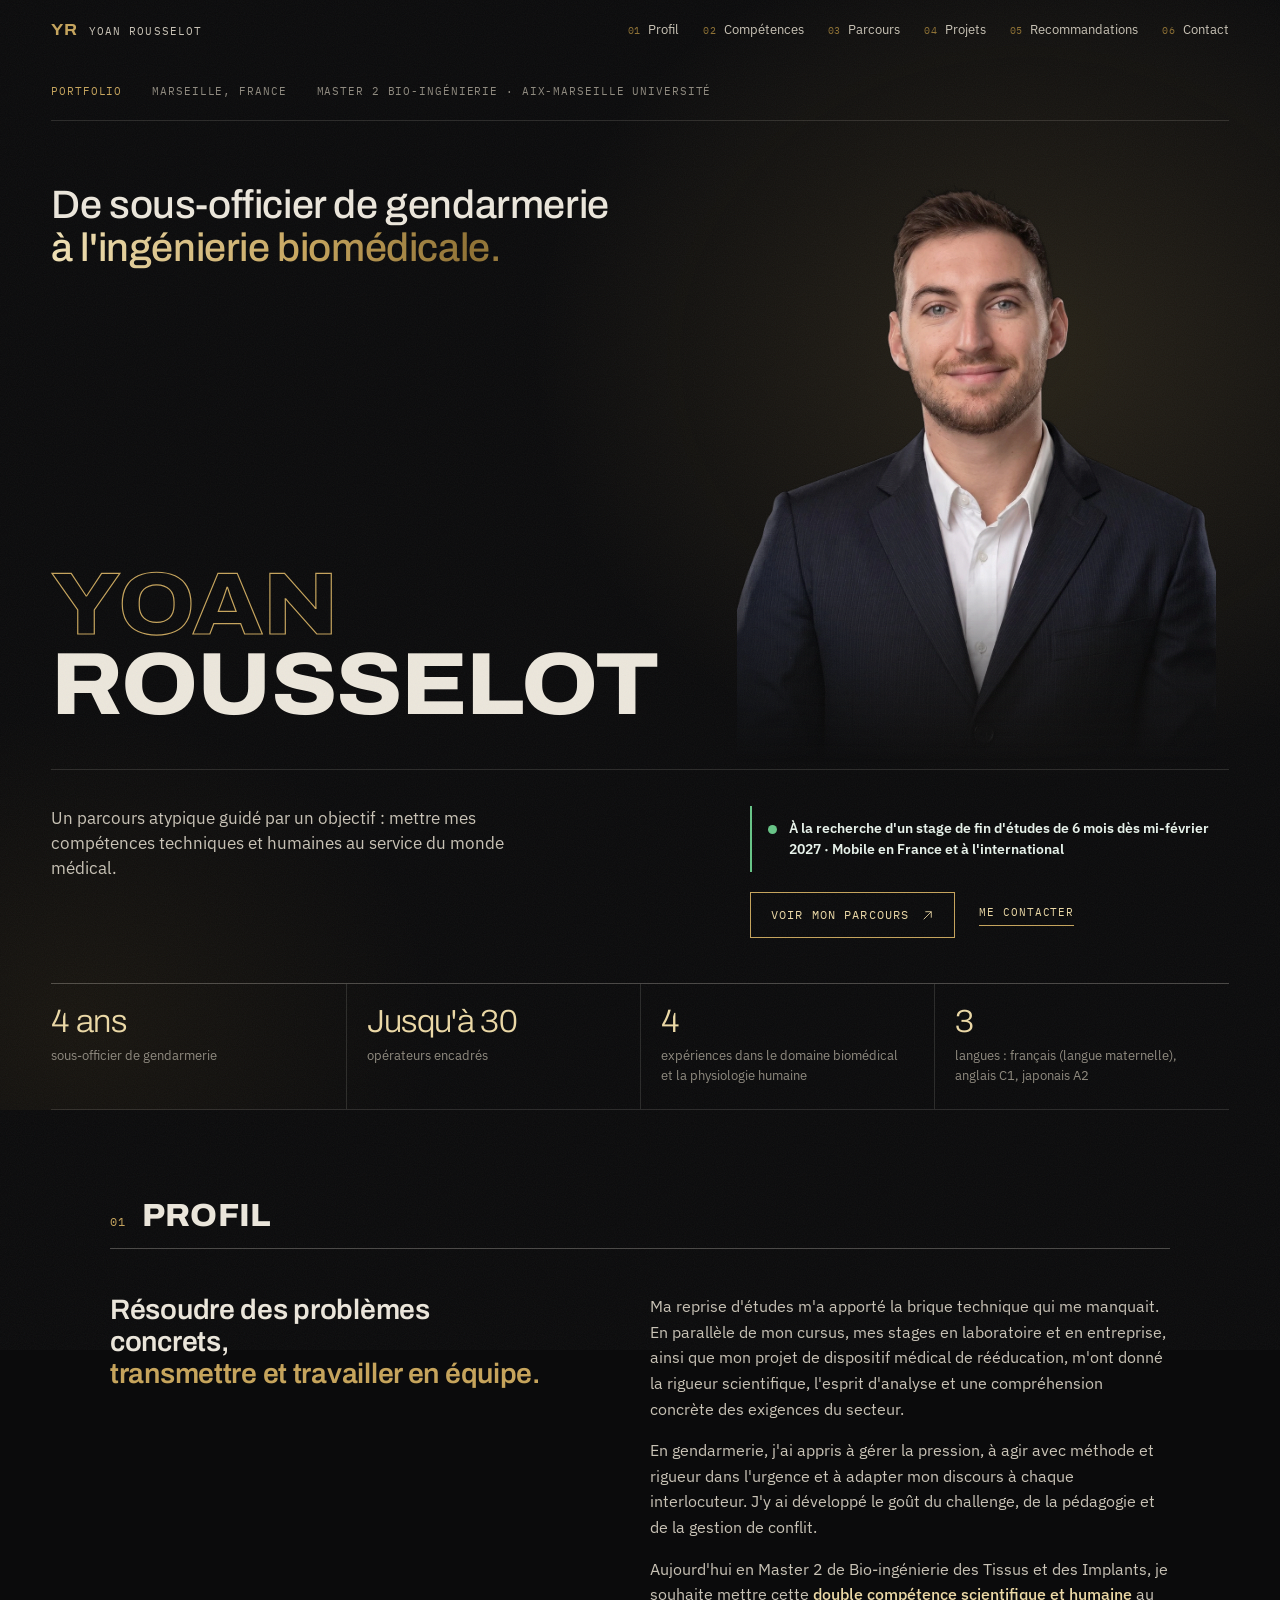
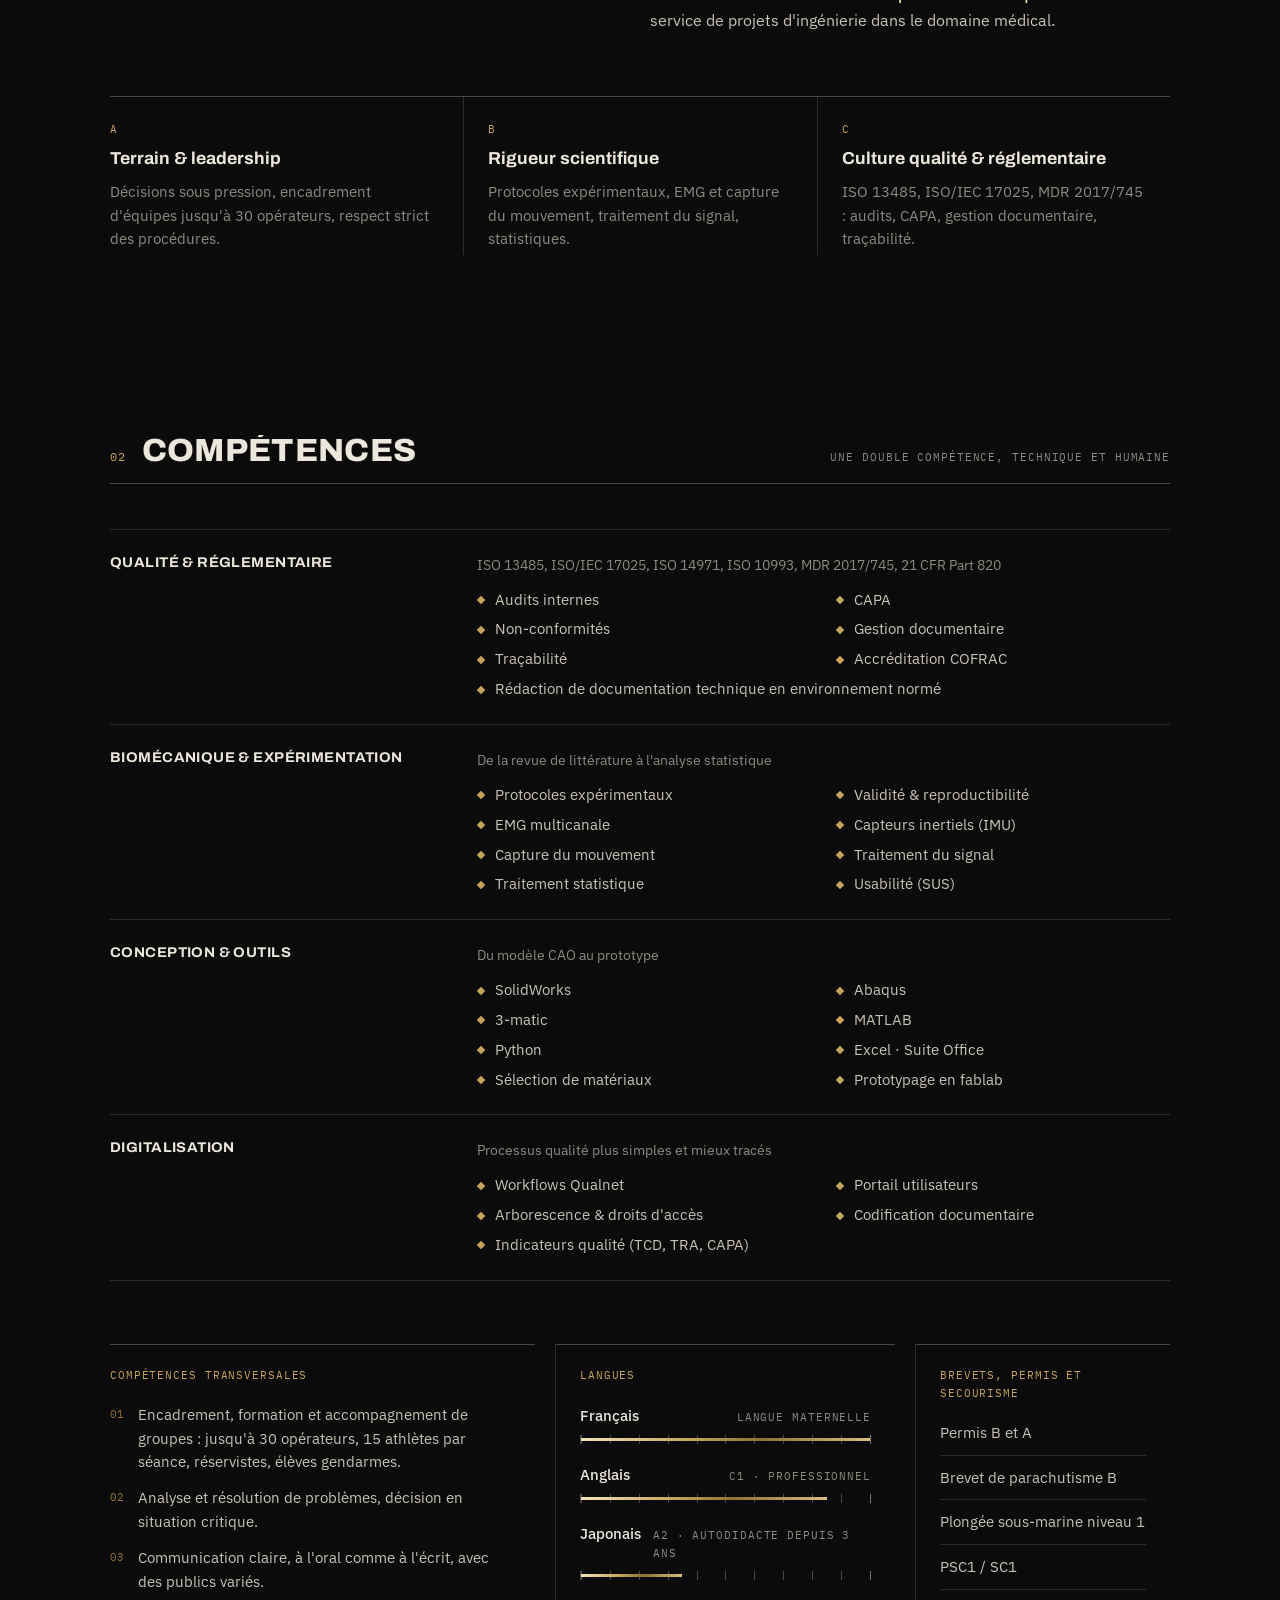
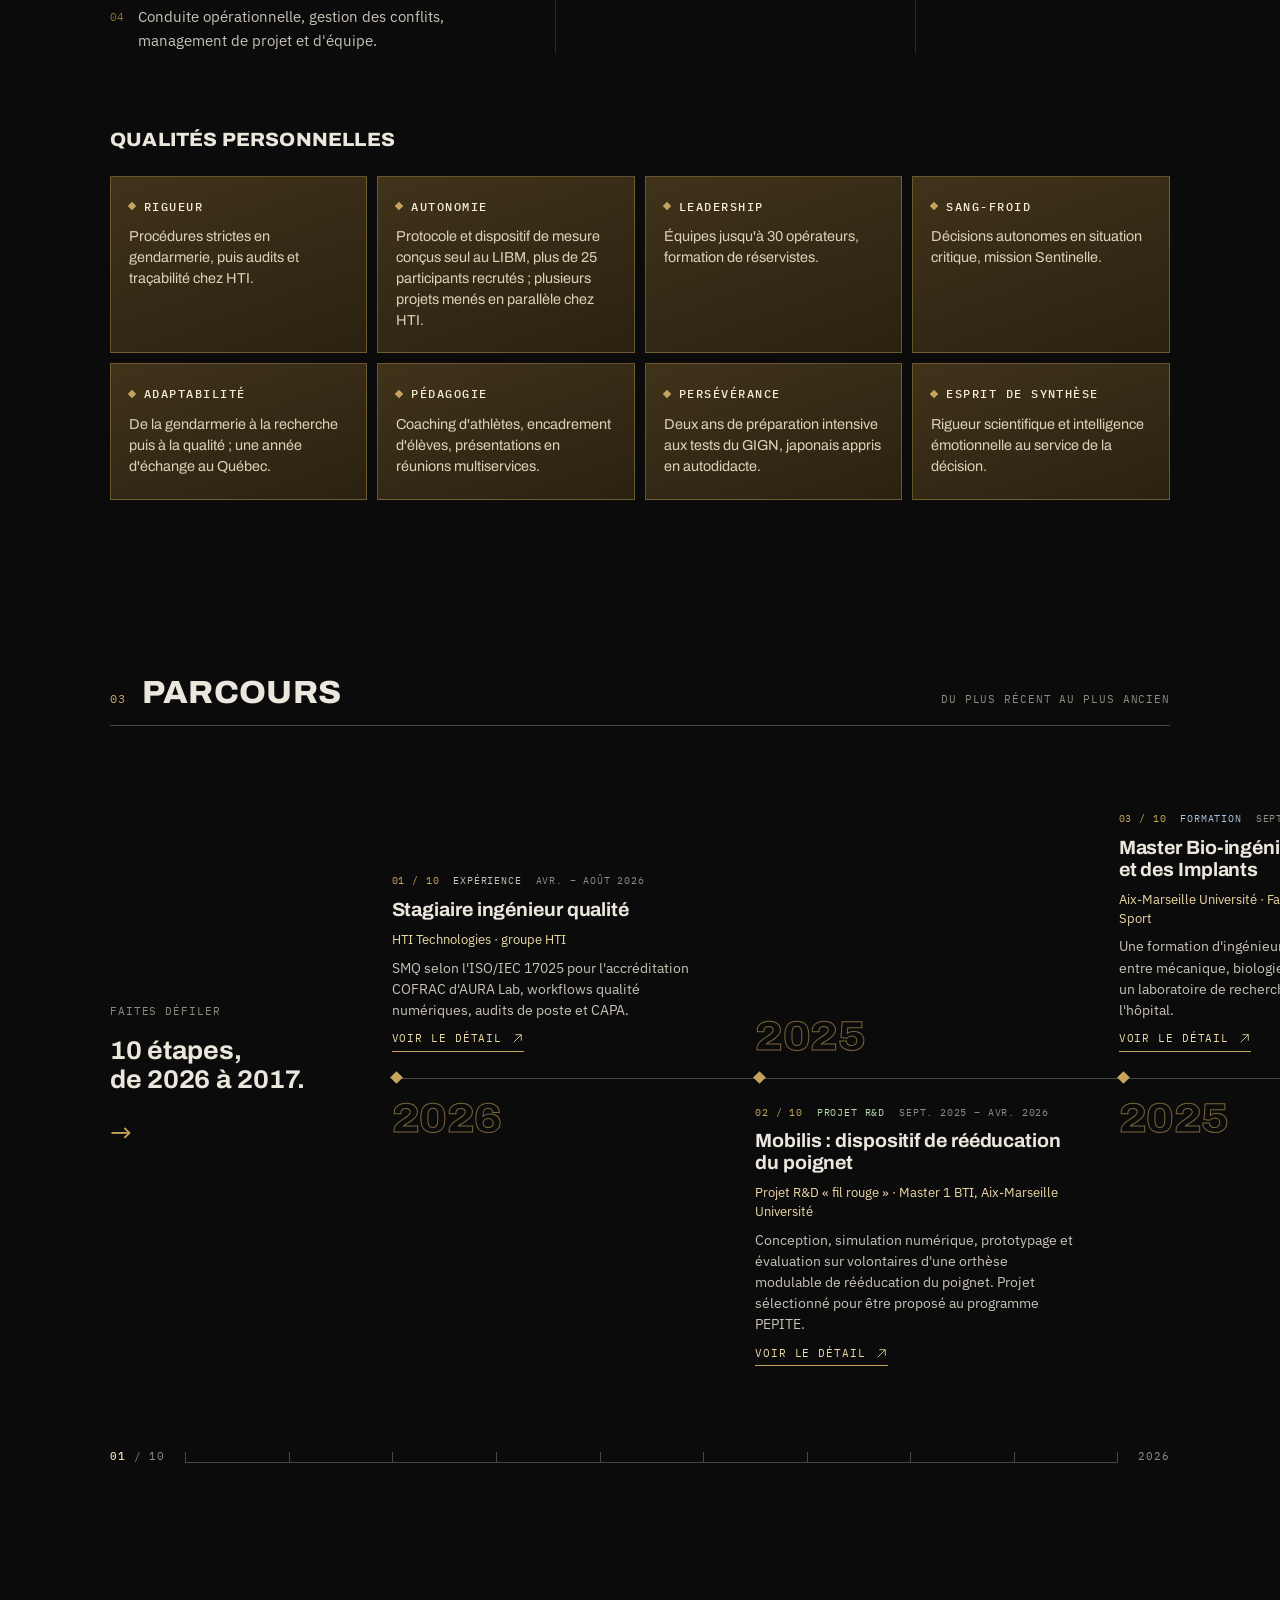
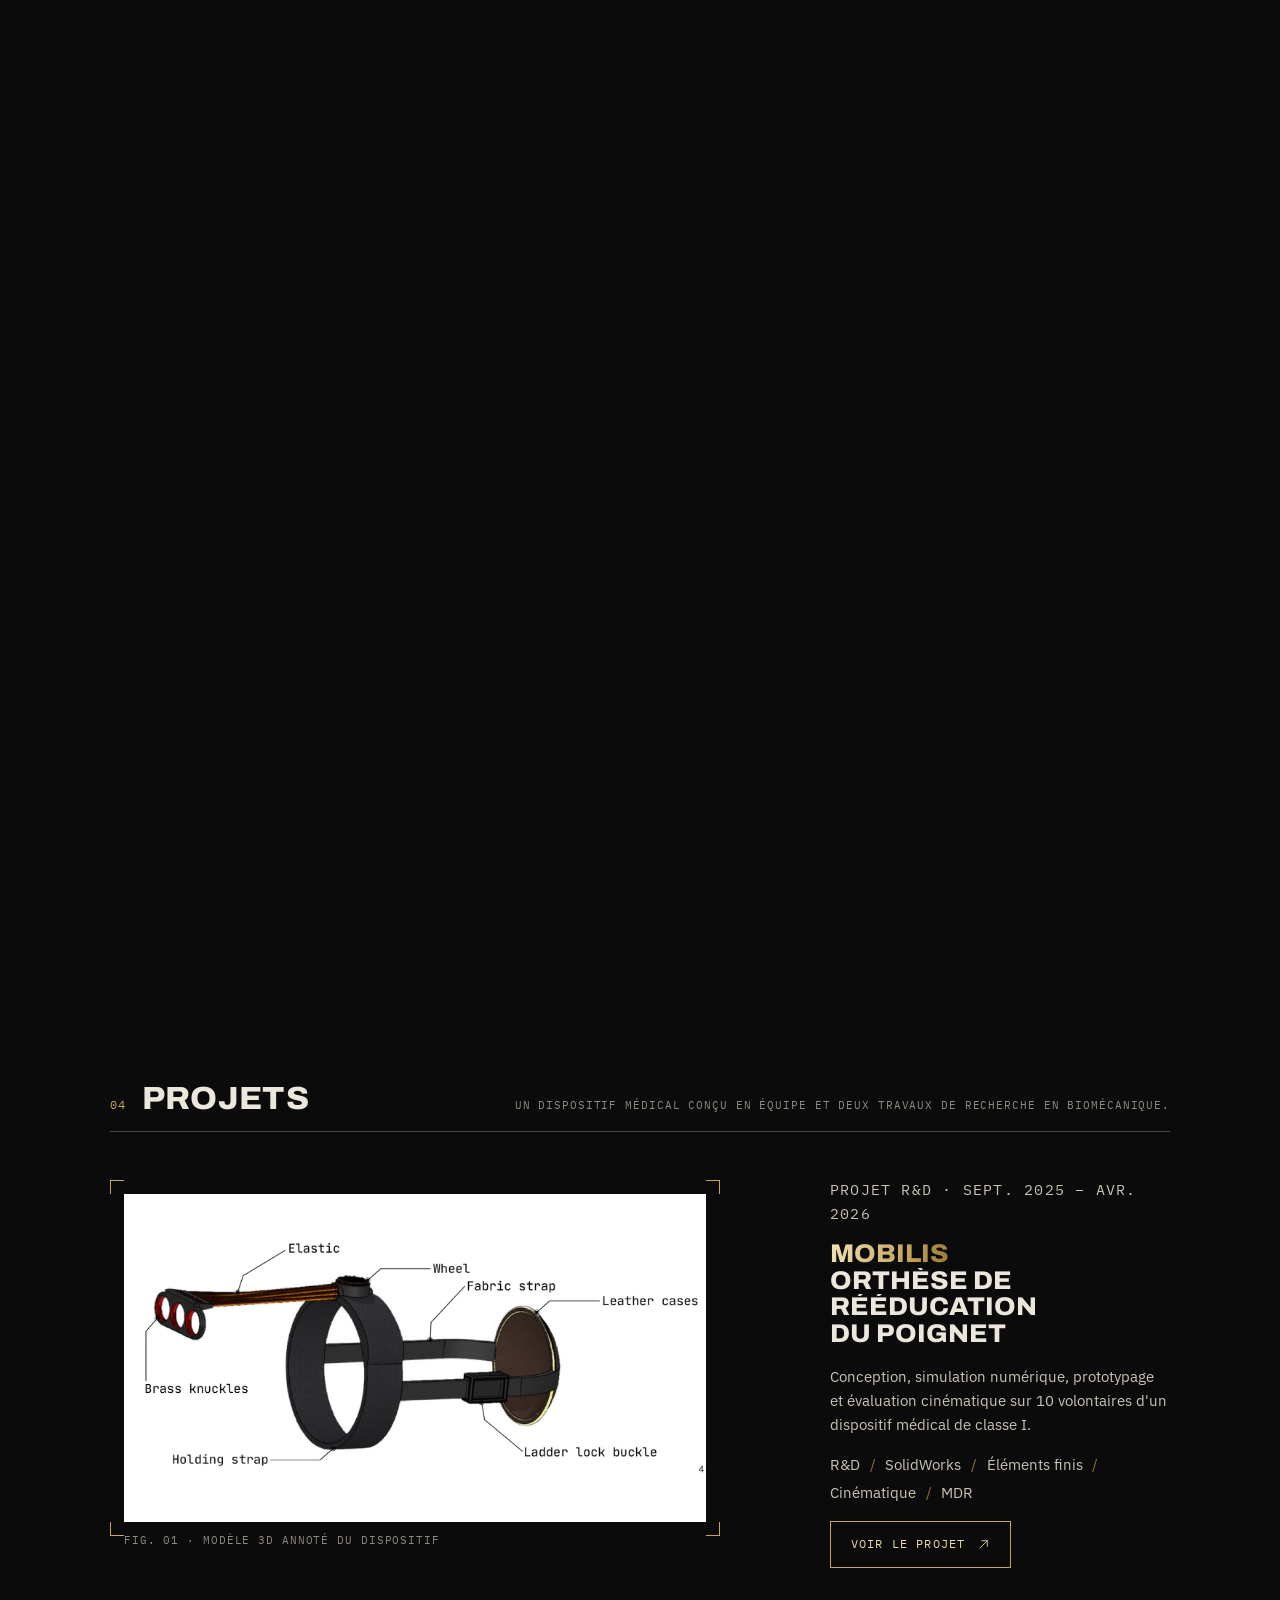
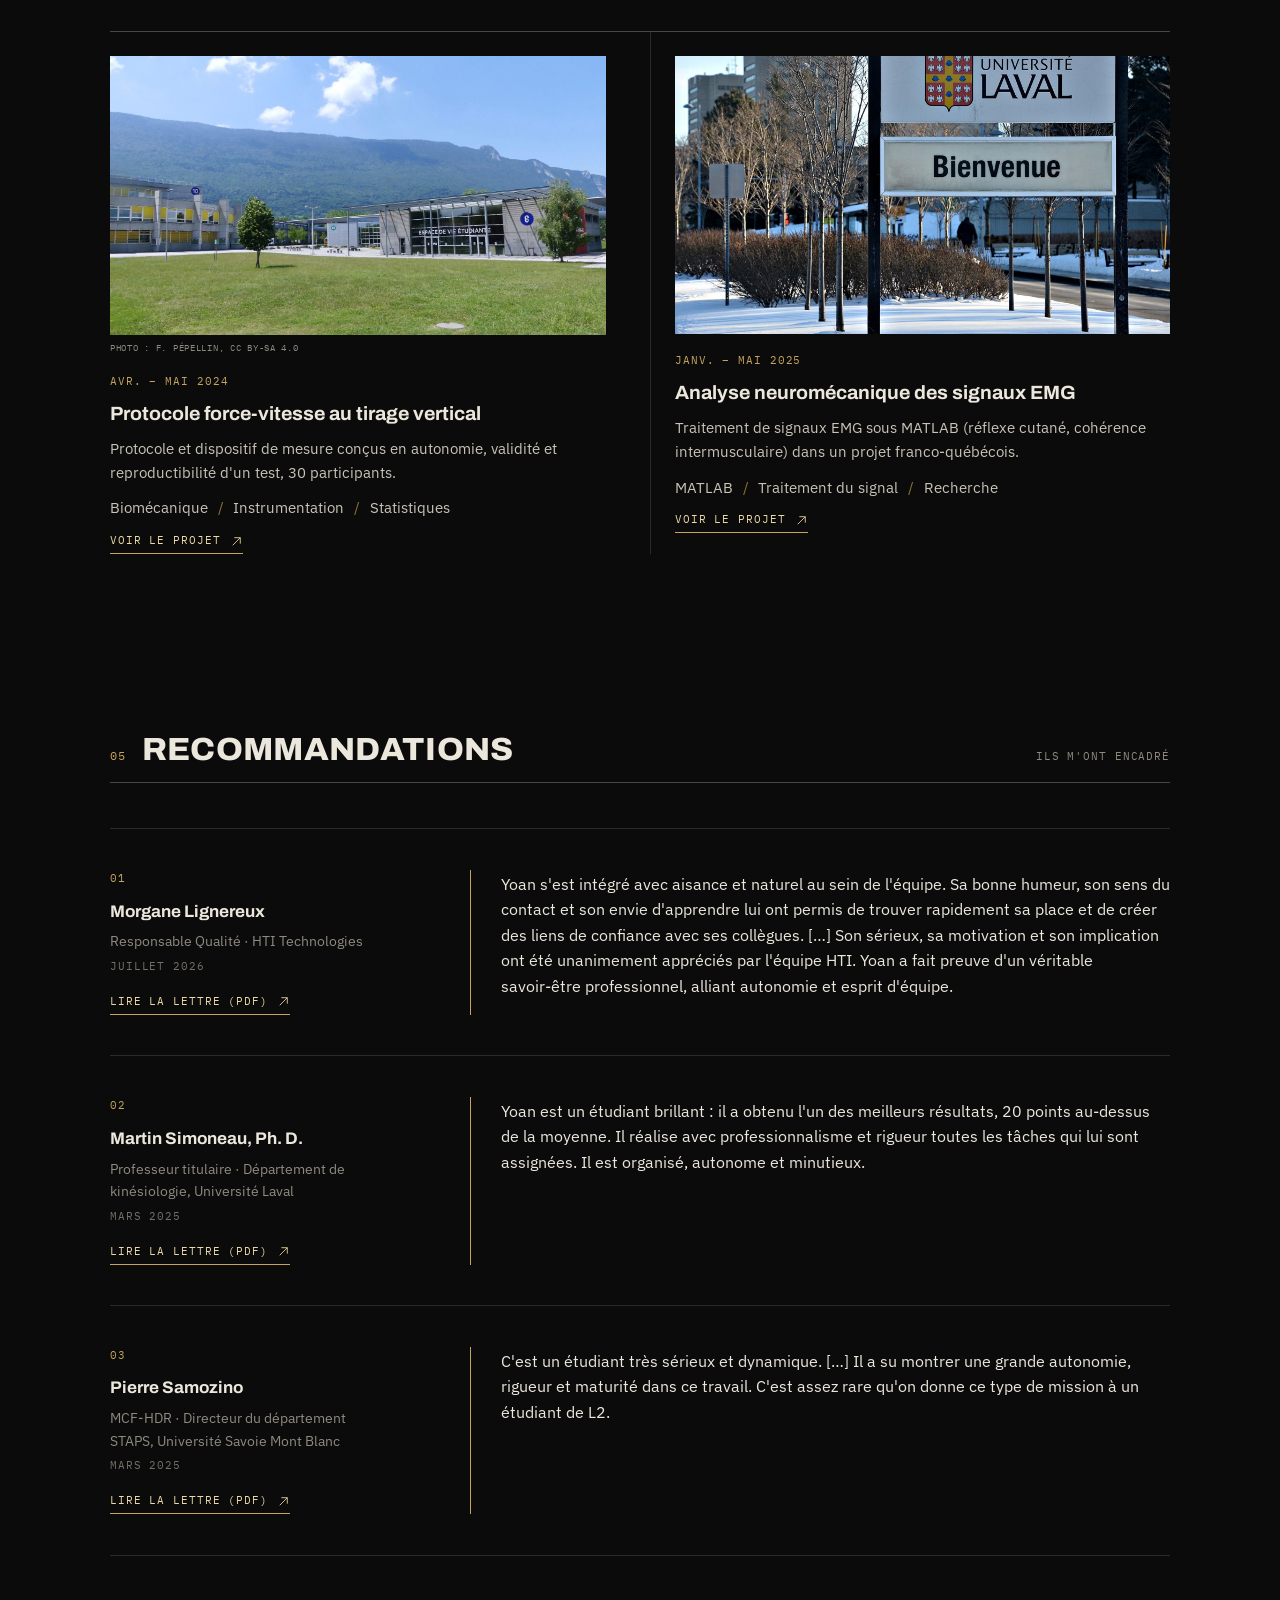
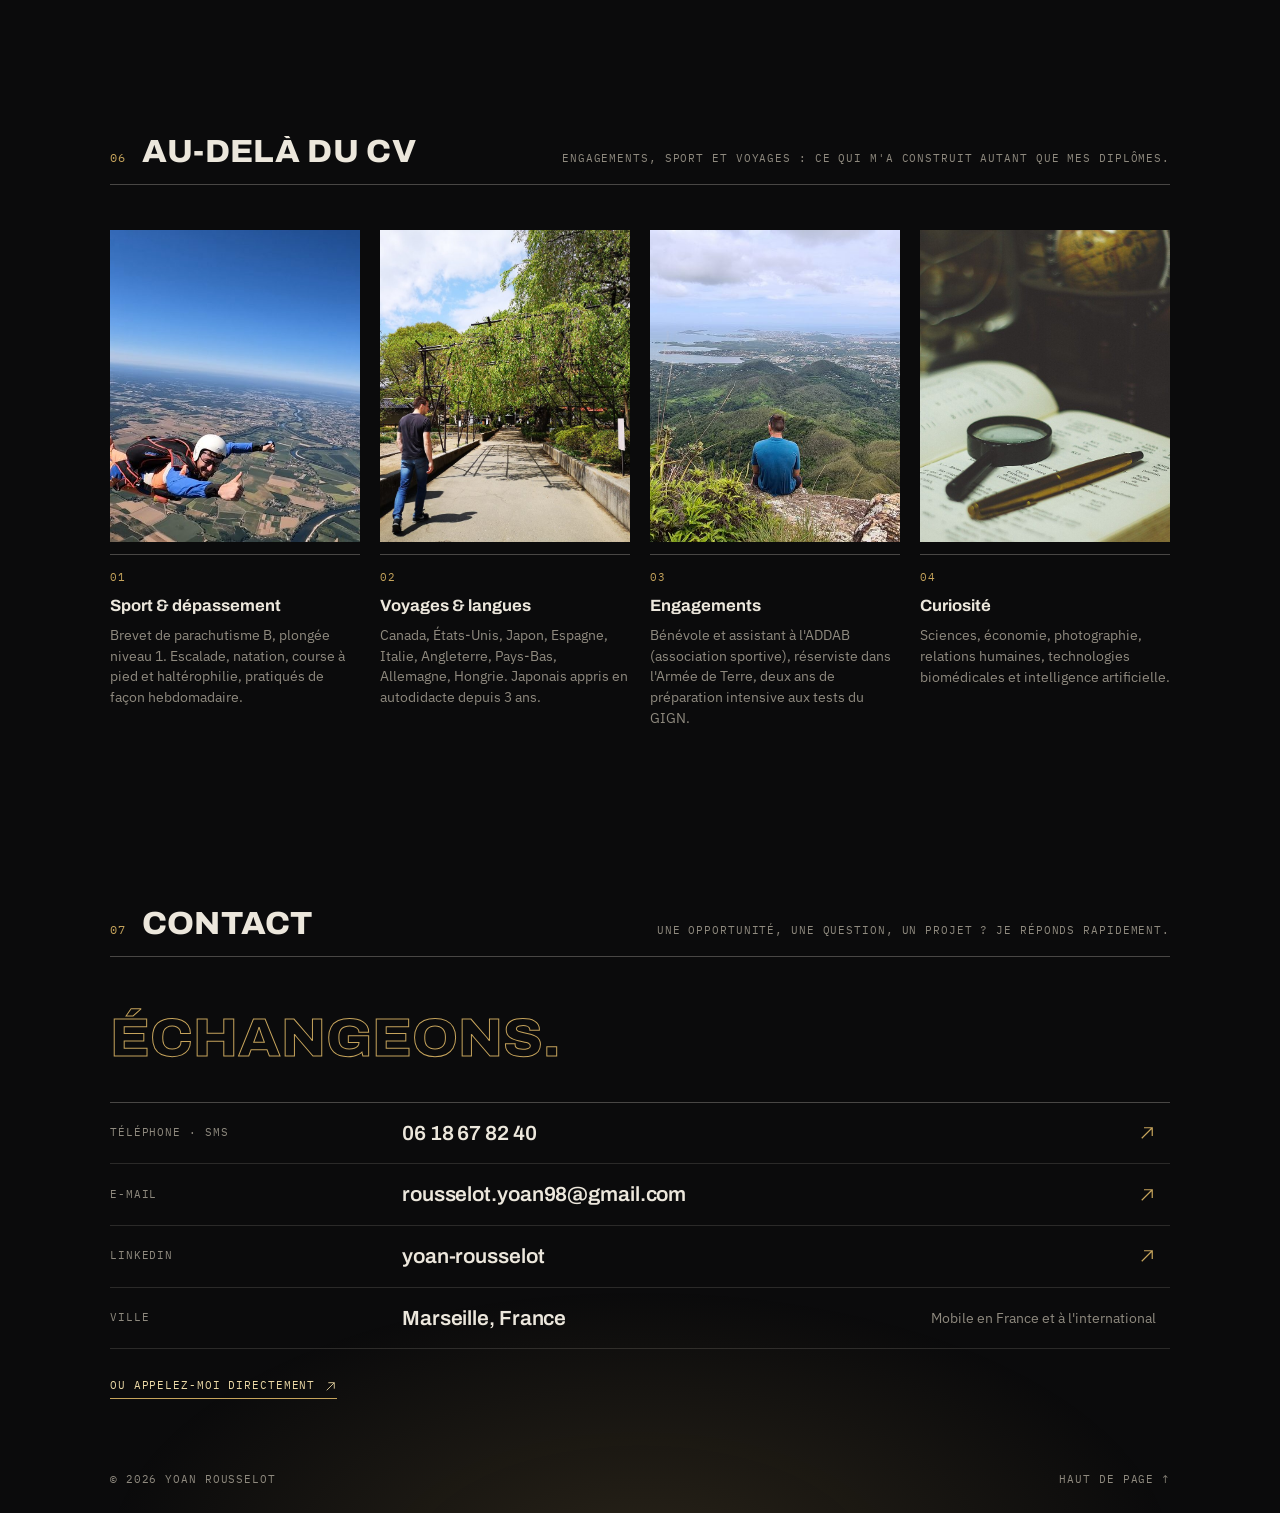
<file: index.html>
<!doctype html>
<html lang="fr">
<head>
<meta charset="utf-8">
<meta name="viewport" content="width=device-width, initial-scale=1">
<title>Yoan Rousselot · Portfolio</title>
<meta name="robots" content="noindex">
<meta name="theme-color" content="#0b0b0c">
<link rel="icon" href="assets/img/favicon.svg" type="image/svg+xml">
<link rel="preconnect" href="https://fonts.googleapis.com">
<link rel="preconnect" href="https://fonts.gstatic.com" crossorigin>
<link rel="stylesheet" href="https://fonts.googleapis.com/css2?family=Archivo:wdth,wght@62..125,300..900&family=IBM+Plex+Mono:wght@400;500&family=IBM+Plex+Sans:ital,wght@0,400;0,500;0,600;1,400&display=swap">
<link rel="stylesheet" href="assets/style.css">
</head>
<body>
<div class="grain" aria-hidden="true"></div>
<div class="progress" aria-hidden="true"><span></span></div>
<header class="top">
  <a class="mark" href="#top" aria-label="Accueil"><b>YR</b><span>Yoan Rousselot</span></a>
  <nav class="top-nav" aria-label="Navigation"><a href="#profil"><i class="mono">01</i>Profil</a><a href="#competences"><i class="mono">02</i>Compétences</a><a href="#parcours"><i class="mono">03</i>Parcours</a><a href="#projets"><i class="mono">04</i>Projets</a><a href="#recommandations"><i class="mono">05</i>Recommandations</a><a href="#contact"><i class="mono">06</i>Contact</a></nav>
  <button class="burger" aria-expanded="false" aria-label="Menu"><span></span><span></span></button>
</header>
<main>

<section class="hero" id="top" data-bg="#0b0b0c">
  <div class="wrap hero-grid">
    <p class="hero-meta mono rv"><span>Portfolio</span><span>Marseille, France</span><span>Master 2 Bio-ingénierie · Aix-Marseille Université</span></p>
    <h1 class="name" aria-label="Yoan Rousselot">
      <span class="line n1"><span>Yoan</span></span>
      <span class="line n2"><span>Rousselot</span></span>
    </h1>
    <figure class="hero-portrait" aria-hidden="true">
      <img src="assets/img/portrait.webp?v=58edf367" alt="" width="1100" height="1467">
    </figure>
    <p class="tagline rv">De sous-officier de gendarmerie <em>à l'ingénierie biomédicale.</em></p>
    <div class="hero-foot">
      <p class="lead rv">Un parcours atypique guidé par un objectif : mettre mes compétences techniques et humaines au service du monde médical.</p>
      <div class="hero-side rv">
        <p class="avail"><i aria-hidden="true"></i>À la recherche d&#x27;un stage de fin d&#x27;études de 6 mois dès mi-février 2027 · Mobile en France et à l&#x27;international</p>
        <p class="hero-actions"><a class="btn" href="#parcours">Voir mon parcours<svg class="arr" viewBox="0 0 24 24" aria-hidden="true"><path d="M5 19L19 5M8 5h11v11" fill="none" stroke="currentColor" stroke-width="1.6"/></svg></a><a class="tlink" href="#contact">Me contacter</a></p>
      </div>
    </div>
  </div>
  <div class="wrap"><div class="stats"><div class="stat rv"><span class="stat-v" data-count>4 ans</span><span class="stat-l">sous-officier de gendarmerie</span></div><div class="stat rv"><span class="stat-v" data-count>Jusqu&#x27;à 30</span><span class="stat-l">opérateurs encadrés</span></div><div class="stat rv"><span class="stat-v" data-count>4</span><span class="stat-l">expériences dans le domaine biomédical et la physiologie humaine</span></div><div class="stat rv"><span class="stat-v" data-count>3</span><span class="stat-l">langues : français (langue maternelle), anglais C1, japonais A2</span></div></div></div>
</section>
<section class="sec" id="profil" data-bg="#100f0d">
  <div class="col">
    <header class="sec-head"><span class="sec-num mono">01</span><h2 class="sec-title"><span class="line"><span>Profil</span></span></h2></header>
    <div class="profil-grid">
      <h3 class="statement"><span class="line"><span>Résoudre des problèmes concrets,</span></span><span class="line"><span>transmettre et travailler en équipe.</span></span></h3>
      <div class="prose">
        <p class="rv">Ma reprise d'études m'a apporté la brique technique qui me manquait. En parallèle de mon cursus, mes stages en laboratoire et en entreprise, ainsi que mon projet de dispositif médical de rééducation, m'ont donné la rigueur scientifique, l'esprit d'analyse et une compréhension concrète des exigences du secteur.</p><p class="rv">En gendarmerie, j'ai appris à gérer la pression, à agir avec méthode et rigueur dans l'urgence et à adapter mon discours à chaque interlocuteur. J'y ai développé le goût du challenge, de la pédagogie et de la gestion de conflit.</p><p class="rv">Aujourd'hui en Master 2 de Bio-ingénierie des Tissus et des Implants, je souhaite mettre cette <strong>double compétence scientifique et humaine</strong> au service de projets d'ingénierie dans le domaine médical.</p>
      </div>
    </div>
    <div class="pillars"><div class="pillar rv"><span class="mono idx">A</span><h3>Terrain &amp; leadership</h3><p>Décisions sous pression, encadrement d&#x27;équipes jusqu&#x27;à 30 opérateurs, respect strict des procédures.</p></div><div class="pillar rv"><span class="mono idx">B</span><h3>Rigueur scientifique</h3><p>Protocoles expérimentaux, EMG et capture du mouvement, traitement du signal, statistiques.</p></div><div class="pillar rv"><span class="mono idx">C</span><h3>Culture qualité &amp; réglementaire</h3><p>ISO 13485, ISO/IEC 17025, MDR 2017/745 : audits, CAPA, gestion documentaire, traçabilité.</p></div></div>
  </div>
</section>
<section class="sec" id="competences" data-bg="#0b1214">
  <div class="col">
    <header class="sec-head"><span class="sec-num mono">02</span><h2 class="sec-title"><span class="line"><span>Compétences</span></span></h2><span class="sec-note mono">Une double compétence, technique et humaine</span></header>
    <div class="skill-table"><div class="skill-row rv"><h3>Qualité &amp; réglementaire</h3><div class="skill-body"><p class="skill-sub">ISO 13485, ISO/IEC 17025, ISO 14971, ISO 10993, MDR 2017/745, 21 CFR Part 820</p><ul class="dots"><li>Audits internes</li><li>CAPA</li><li>Non-conformités</li><li>Gestion documentaire</li><li>Traçabilité</li><li>Accréditation COFRAC</li><li class="wide">Rédaction de documentation technique en environnement normé</li></ul></div></div><div class="skill-row rv"><h3>Biomécanique &amp; expérimentation</h3><div class="skill-body"><p class="skill-sub">De la revue de littérature à l&#x27;analyse statistique</p><ul class="dots"><li>Protocoles expérimentaux</li><li>Validité &amp; reproductibilité</li><li>EMG multicanale</li><li>Capteurs inertiels (IMU)</li><li>Capture du mouvement</li><li>Traitement du signal</li><li>Traitement statistique</li><li>Usabilité (SUS)</li></ul></div></div><div class="skill-row rv"><h3>Conception &amp; outils</h3><div class="skill-body"><p class="skill-sub">Du modèle CAO au prototype</p><ul class="dots"><li>SolidWorks</li><li>Abaqus</li><li>3-matic</li><li>MATLAB</li><li>Python</li><li>Excel · Suite Office</li><li>Sélection de matériaux</li><li>Prototypage en fablab</li></ul></div></div><div class="skill-row rv"><h3>Digitalisation</h3><div class="skill-body"><p class="skill-sub">Processus qualité plus simples et mieux tracés</p><ul class="dots"><li>Workflows Qualnet</li><li>Portail utilisateurs</li><li>Arborescence &amp; droits d&#x27;accès</li><li>Codification documentaire</li><li class="wide">Indicateurs qualité (TCD, TRA, CAPA)</li></ul></div></div></div>
    <div class="tri">
      <div class="tri-col rv"><h4 class="mono cap">Compétences transversales</h4><ol class="num-list"><li>Encadrement, formation et accompagnement de groupes : jusqu&#x27;à 30 opérateurs, 15 athlètes par séance, réservistes, élèves gendarmes.</li><li>Analyse et résolution de problèmes, décision en situation critique.</li><li>Communication claire, à l&#x27;oral comme à l&#x27;écrit, avec des publics variés.</li><li>Conduite opérationnelle, gestion des conflits, management de projet et d&#x27;équipe.</li></ol></div>
      <div class="tri-col rv"><h4 class="mono cap">Langues</h4><div class="lang"><div class="lang-top"><strong>Français</strong><span class="mono">Langue maternelle</span></div><div class="gauge"><span style="--w:100%"></span></div></div><div class="lang"><div class="lang-top"><strong>Anglais</strong><span class="mono">C1 · professionnel</span></div><div class="gauge"><span style="--w:85%"></span></div></div><div class="lang"><div class="lang-top"><strong>Japonais</strong><span class="mono">A2 · autodidacte depuis 3 ans</span></div><div class="gauge"><span style="--w:35%"></span></div></div></div>
      <div class="tri-col rv"><h4 class="mono cap">Brevets, permis et secourisme</h4><ul class="plain"><li>Permis B et A</li><li>Brevet de parachutisme B</li><li>Plongée sous-marine niveau 1</li><li>PSC1 / SC1</li></ul></div>
    </div>
    <h3 class="sub-display rv">Qualités personnelles</h3>
    <div class="quals"><div class="qual rv"><h4>Rigueur</h4><p>Procédures strictes en gendarmerie, puis audits et traçabilité chez HTI.</p></div><div class="qual rv"><h4>Autonomie</h4><p>Protocole et dispositif de mesure conçus seul au LIBM, plus de 25 participants recrutés ; plusieurs projets menés en parallèle chez HTI.</p></div><div class="qual rv"><h4>Leadership</h4><p>Équipes jusqu&#x27;à 30 opérateurs, formation de réservistes.</p></div><div class="qual rv"><h4>Sang-froid</h4><p>Décisions autonomes en situation critique, mission Sentinelle.</p></div><div class="qual rv"><h4>Adaptabilité</h4><p>De la gendarmerie à la recherche puis à la qualité ; une année d&#x27;échange au Québec.</p></div><div class="qual rv"><h4>Pédagogie</h4><p>Coaching d&#x27;athlètes, encadrement d&#x27;élèves, présentations en réunions multiservices.</p></div><div class="qual rv"><h4>Persévérance</h4><p>Deux ans de préparation intensive aux tests du GIGN, japonais appris en autodidacte.</p></div><div class="qual rv"><h4>Esprit de synthèse</h4><p>Rigueur scientifique et intelligence émotionnelle au service de la décision.</p></div></div>
  </div>
</section>
<section class="hscroll" id="parcours" data-bg="#15110b">
  <div class="hscroll-sticky">
    <div class="col hscroll-head">
      <header class="sec-head"><span class="sec-num mono">03</span><h2 class="sec-title"><span class="line"><span>Parcours</span></span></h2><span class="sec-note mono">Du plus récent au plus ancien</span></header>
    </div>
    <div class="track">
      <div class="stop-intro">
        <p class="mono">Faites défiler</p>
        <p class="intro-big">10 étapes,<br>de 2026 à 2017.</p>
        <span class="intro-arrow" aria-hidden="true">→</span>
      </div>
      <article class="stop up" data-kind="exp">
  <div class="stop-text">
    <p class="mono stop-meta"><span>01 / 10</span><span class="k-exp">Expérience</span><span>Avr. – août 2026</span></p>
    <h3>Stagiaire ingénieur qualité</h3>
    <p class="stop-org">HTI Technologies · groupe HTI</p>
    <p class="stop-desc">SMQ selon l&#x27;ISO/IEC 17025 pour l&#x27;accréditation COFRAC d&#x27;AURA Lab, workflows qualité numériques, audits de poste et CAPA.</p>
    <a class="tlink" href="experiences/hti-technologies.html">Voir le détail<svg class="arr" viewBox="0 0 24 24" aria-hidden="true"><path d="M5 19L19 5M8 5h11v11" fill="none" stroke="currentColor" stroke-width="1.6"/></svg></a>
  </div>
  <div class="stop-node" aria-hidden="true"><i></i></div>
  <div class="stop-alt">
    <span class="stop-year" aria-hidden="true">2026</span>
    
  </div>
</article><article class="stop down" data-kind="project">
  <div class="stop-text">
    <p class="mono stop-meta"><span>02 / 10</span><span class="k-project">Projet R&amp;D</span><span>Sept. 2025 – avr. 2026</span></p>
    <h3>Mobilis : dispositif de rééducation du poignet</h3>
    <p class="stop-org">Projet R&amp;D « fil rouge » · Master 1 BTI, Aix-Marseille Université</p>
    <p class="stop-desc">Conception, simulation numérique, prototypage et évaluation sur volontaires d&#x27;une orthèse modulable de rééducation du poignet. Projet sélectionné pour être proposé au programme PEPITE.</p>
    <a class="tlink" href="projects/mobilis.html">Voir le détail<svg class="arr" viewBox="0 0 24 24" aria-hidden="true"><path d="M5 19L19 5M8 5h11v11" fill="none" stroke="currentColor" stroke-width="1.6"/></svg></a>
  </div>
  <div class="stop-node" aria-hidden="true"><i></i></div>
  <div class="stop-alt">
    <span class="stop-year" aria-hidden="true">2025</span>
    
  </div>
</article><article class="stop up" data-kind="edu">
  <div class="stop-text">
    <p class="mono stop-meta"><span>03 / 10</span><span class="k-edu">Formation</span><span>Sept. 2025 – 2027</span></p>
    <h3>Master Bio-ingénierie des Tissus et des Implants</h3>
    <p class="stop-org">Aix-Marseille Université · Faculté des Sciences du Sport</p>
    <p class="stop-desc">Une formation d&#x27;ingénieur biomédical à la frontière entre mécanique, biologie et clinique, adossée à un laboratoire de recherche sur le mouvement et à l&#x27;hôpital.</p>
    <a class="tlink" href="education/master-bti.html">Voir le détail<svg class="arr" viewBox="0 0 24 24" aria-hidden="true"><path d="M5 19L19 5M8 5h11v11" fill="none" stroke="currentColor" stroke-width="1.6"/></svg></a>
  </div>
  <div class="stop-node" aria-hidden="true"><i></i></div>
  <div class="stop-alt">
    <span class="stop-year" aria-hidden="true">2025</span>
    
  </div>
</article><article class="stop down" data-kind="exp">
  <div class="stop-text">
    <p class="mono stop-meta"><span>04 / 10</span><span class="k-exp">Expérience</span><span>Janv. – mai 2025</span></p>
    <h3>Stagiaire de recherche en neuromécanique</h3>
    <p class="stop-org">CIRRIS · Centre interdisciplinaire de recherche en réadaptation et intégration sociale</p>
    <p class="stop-desc">Traitement de données EMG sous MATLAB : réflexe cutané, cohérence intermusculaire et mécanismes sensorimoteurs, en collaboration internationale.</p>
    <a class="tlink" href="experiences/cirris.html">Voir le détail<svg class="arr" viewBox="0 0 24 24" aria-hidden="true"><path d="M5 19L19 5M8 5h11v11" fill="none" stroke="currentColor" stroke-width="1.6"/></svg></a>
  </div>
  <div class="stop-node" aria-hidden="true"><i></i></div>
  <div class="stop-alt">
    <span class="stop-year" aria-hidden="true">2025</span>
    
  </div>
</article><article class="stop up" data-kind="exp">
  <div class="stop-text">
    <p class="mono stop-meta"><span>05 / 10</span><span class="k-exp">Expérience</span><span>Sept. 2023 – mai 2025</span></p>
    <h3>Jobs étudiants</h3>
    <p class="stop-org">Préparateur physique à Québec · Agent de sécurité à Chambéry</p>
    <p class="stop-desc">Agent de sécurité à Chambéry (bars, lieux sensibles, férias), puis préparateur physique de l&#x27;équipe de natation Rouge et Or de l&#x27;Université Laval, à Québec.</p>
    <a class="tlink" href="experiences/jobs-etudiants.html">Voir le détail<svg class="arr" viewBox="0 0 24 24" aria-hidden="true"><path d="M5 19L19 5M8 5h11v11" fill="none" stroke="currentColor" stroke-width="1.6"/></svg></a>
  </div>
  <div class="stop-node" aria-hidden="true"><i></i></div>
  <div class="stop-alt">
    <span class="stop-year" aria-hidden="true">2023</span>
    
  </div>
</article><article class="stop down" data-kind="exp">
  <div class="stop-text">
    <p class="mono stop-meta"><span>06 / 10</span><span class="k-exp">Expérience</span><span>Avr. – mai 2024</span></p>
    <h3>Stagiaire de recherche en biomécanique</h3>
    <p class="stop-org">LIBM · Laboratoire Interuniversitaire de Biologie de la Motricité</p>
    <p class="stop-desc">Conception autonome d&#x27;un protocole et d&#x27;un dispositif de mesure force-vitesse, recrutement d&#x27;une trentaine de participants.</p>
    <a class="tlink" href="experiences/libm.html">Voir le détail<svg class="arr" viewBox="0 0 24 24" aria-hidden="true"><path d="M5 19L19 5M8 5h11v11" fill="none" stroke="currentColor" stroke-width="1.6"/></svg></a>
  </div>
  <div class="stop-node" aria-hidden="true"><i></i></div>
  <div class="stop-alt">
    <span class="stop-year" aria-hidden="true">2024</span>
    
  </div>
</article><article class="stop up" data-kind="edu">
  <div class="stop-text">
    <p class="mono stop-meta"><span>07 / 10</span><span class="k-edu">Formation</span><span>2023 – 2025</span></p>
    <h3>Licence STAPS – Ergonomie du sport et performance motrice</h3>
    <p class="stop-org">Université Savoie Mont Blanc · année d&#x27;échange à l&#x27;Université Laval</p>
    <p class="stop-desc">Admis directement en L2 par validation des acquis, puis 3e année en échange à l&#x27;Université Laval (Québec).</p>
    <a class="tlink" href="education/licence-staps.html">Voir le détail<svg class="arr" viewBox="0 0 24 24" aria-hidden="true"><path d="M5 19L19 5M8 5h11v11" fill="none" stroke="currentColor" stroke-width="1.6"/></svg></a>
  </div>
  <div class="stop-node" aria-hidden="true"><i></i></div>
  <div class="stop-alt">
    <span class="stop-year" aria-hidden="true">2023</span>
    
  </div>
</article><article class="stop down" data-kind="exp">
  <div class="stop-text">
    <p class="mono stop-meta"><span>08 / 10</span><span class="k-exp">Expérience</span><span>Déc. 2019 – juil. 2023</span></p>
    <h3>Sous-officier de gendarmerie</h3>
    <p class="stop-org">Gendarmerie nationale · gendarmerie mobile</p>
    <p class="stop-desc">Maintien de l&#x27;ordre et missions en métropole et outre-mer ; encadrement jusqu&#x27;à 30 opérateurs, décisions sous forte pression.</p>
    <a class="tlink" href="experiences/gendarmerie.html">Voir le détail<svg class="arr" viewBox="0 0 24 24" aria-hidden="true"><path d="M5 19L19 5M8 5h11v11" fill="none" stroke="currentColor" stroke-width="1.6"/></svg></a>
  </div>
  <div class="stop-node" aria-hidden="true"><i></i></div>
  <div class="stop-alt">
    <span class="stop-year" aria-hidden="true">2019</span>
    
  </div>
</article><article class="stop up" data-kind="exp">
  <div class="stop-text">
    <p class="mono stop-meta"><span>09 / 10</span><span class="k-exp">Expérience</span><span>Avr. 2018 – déc. 2019</span></p>
    <h3>Premières expériences professionnelles</h3>
    <p class="stop-org">Armée de Terre · Block&#x27;Out · Abscisse Agency</p>
    <p class="stop-desc">Réserviste opérationnel dans l&#x27;Armée de Terre, employé polyvalent chez Block&#x27;Out (salle d&#x27;escalade) et hôte d&#x27;accueil chez Abscisse Agency.</p>
    <a class="tlink" href="experiences/premieres-experiences.html">Voir le détail<svg class="arr" viewBox="0 0 24 24" aria-hidden="true"><path d="M5 19L19 5M8 5h11v11" fill="none" stroke="currentColor" stroke-width="1.6"/></svg></a>
  </div>
  <div class="stop-node" aria-hidden="true"><i></i></div>
  <div class="stop-alt">
    <span class="stop-year" aria-hidden="true">2018</span>
    
  </div>
</article><article class="stop down" data-kind="edu">
  <div class="stop-text">
    <p class="mono stop-meta"><span>10 / 10</span><span class="k-edu">Formation</span><span>2017 – 2018</span></p>
    <h3>CPGE PCSI et double licence Mathématiques / Physique-Chimie</h3>
    <p class="stop-org">Lycée Mistral · Université d&#x27;Avignon</p>
    <p class="stop-desc">Bases solides en mathématiques, physique et chimie, rigueur analytique et charge de travail intensive.</p>
    
  </div>
  <div class="stop-node" aria-hidden="true"><i></i></div>
  <div class="stop-alt">
    <span class="stop-year" aria-hidden="true">2017</span>
    
  </div>
</article>
    </div>
    <div class="col ruler" aria-hidden="true">
      <span class="mono ruler-count"><b>01</b> / 10</span>
      <div class="ruler-bar"><span class="ruler-fill"></span><div class="ruler-ticks"><i></i><i></i><i></i><i></i><i></i><i></i><i></i><i></i><i></i><i></i></div></div>
      <span class="mono ruler-year">2026</span>
    </div>
  </div>
</section>
<section class="sec" id="projets" data-bg="#0d0e12">
  <div class="col">
    <header class="sec-head"><span class="sec-num mono">04</span><h2 class="sec-title"><span class="line"><span>Projets</span></span></h2><span class="sec-note mono">Un dispositif médical conçu en équipe et deux travaux de recherche en biomécanique.</span></header>
    <a class="feature" href="projects/mobilis.html">
      <figure class="feature-fig"><div class="ph"><img src="assets/img/mobilis-dispositif.jpg" alt="Modèle 3D annoté du dispositif Mobilis" loading="lazy"></div>
        <span class="crop tl"></span><span class="crop tr"></span><span class="crop bl"></span><span class="crop br"></span>
        <figcaption class="mono">Fig. 01 · Modèle 3D annoté du dispositif</figcaption></figure>
      <div class="feature-body rv">
        <p class="mono proj-meta">Projet R&amp;D · Sept. 2025 – avr. 2026</p>
        <h3><span class="line"><span>Mobilis</span></span><span class="line"><span>orthèse de</span></span><span class="line"><span>rééducation</span></span><span class="line"><span>du poignet</span></span></h3>
        <p>Conception, simulation numérique, prototypage et évaluation cinématique sur 10 volontaires d&#x27;un dispositif médical de classe I.</p>
        <ul class="slash"><li>R&amp;D</li><li>SolidWorks</li><li>Éléments finis</li><li>Cinématique</li><li>MDR</li></ul>
        <span class="btn">Voir le projet<svg class="arr" viewBox="0 0 24 24" aria-hidden="true"><path d="M5 19L19 5M8 5h11v11" fill="none" stroke="currentColor" stroke-width="1.6"/></svg></span>
      </div>
    </a>
    <div class="proj-grid"><a class="proj rv" href="experiences/libm.html">
  <figure><div class="ph"><img src="assets/img/libm-campus.jpg" alt="" loading="lazy"></div><figcaption class="mono">Photo : F. Pépellin, CC BY-SA 4.0</figcaption></figure>
  <p class="mono proj-meta">Avr. – mai 2024</p>
  <h3>Protocole force-vitesse au tirage vertical</h3>
  <p>Protocole et dispositif de mesure conçus en autonomie, validité et reproductibilité d&#x27;un test, 30 participants.</p>
  <ul class="slash"><li>Biomécanique</li><li>Instrumentation</li><li>Statistiques</li></ul>
  <span class="tlink">Voir le projet<svg class="arr" viewBox="0 0 24 24" aria-hidden="true"><path d="M5 19L19 5M8 5h11v11" fill="none" stroke="currentColor" stroke-width="1.6"/></svg></span>
</a><a class="proj rv" href="experiences/cirris.html">
  <figure><div class="ph"><img src="assets/img/laval-campus.jpg" alt="" loading="lazy"></div></figure>
  <p class="mono proj-meta">Janv. – mai 2025</p>
  <h3>Analyse neuromécanique des signaux EMG</h3>
  <p>Traitement de signaux EMG sous MATLAB (réflexe cutané, cohérence intermusculaire) dans un projet franco-québécois.</p>
  <ul class="slash"><li>MATLAB</li><li>Traitement du signal</li><li>Recherche</li></ul>
  <span class="tlink">Voir le projet<svg class="arr" viewBox="0 0 24 24" aria-hidden="true"><path d="M5 19L19 5M8 5h11v11" fill="none" stroke="currentColor" stroke-width="1.6"/></svg></span>
</a></div>
  </div>
</section>
<section class="sec" id="recommandations" data-bg="#12100d">
  <div class="col">
    <header class="sec-head"><span class="sec-num mono">05</span><h2 class="sec-title"><span class="line"><span>Recommandations</span></span></h2><span class="sec-note mono">Ils m&#x27;ont encadré</span></header>
    <div class="recos"><figure class="reco rv">
  <figcaption>
    <span class="mono idx">01</span>
    <strong>Morgane Lignereux</strong>
    <span>Responsable Qualité · HTI Technologies</span>
    <span class="mono dim">Juillet 2026</span>
    <a class="tlink" href="assets/docs/lettre-recommandation-hti.pdf" target="_blank" rel="noopener">Lire la lettre (PDF)<svg class="arr" viewBox="0 0 24 24" aria-hidden="true"><path d="M5 19L19 5M8 5h11v11" fill="none" stroke="currentColor" stroke-width="1.6"/></svg></a>
  </figcaption>
  <blockquote>Yoan s&#x27;est intégré avec aisance et naturel au sein de l&#x27;équipe. Sa bonne humeur, son sens du contact et son envie d&#x27;apprendre lui ont permis de trouver rapidement sa place et de créer des liens de confiance avec ses collègues. […] Son sérieux, sa motivation et son implication ont été unanimement appréciés par l&#x27;équipe HTI. Yoan a fait preuve d&#x27;un véritable savoir-être professionnel, alliant autonomie et esprit d&#x27;équipe.</blockquote>
</figure><figure class="reco rv">
  <figcaption>
    <span class="mono idx">02</span>
    <strong>Martin Simoneau, Ph. D.</strong>
    <span>Professeur titulaire · Département de kinésiologie, Université Laval</span>
    <span class="mono dim">Mars 2025</span>
    <a class="tlink" href="assets/docs/lettre-recommandation-universite-laval.pdf" target="_blank" rel="noopener">Lire la lettre (PDF)<svg class="arr" viewBox="0 0 24 24" aria-hidden="true"><path d="M5 19L19 5M8 5h11v11" fill="none" stroke="currentColor" stroke-width="1.6"/></svg></a>
  </figcaption>
  <blockquote>Yoan est un étudiant brillant : il a obtenu l&#x27;un des meilleurs résultats, 20 points au-dessus de la moyenne. Il réalise avec professionnalisme et rigueur toutes les tâches qui lui sont assignées. Il est organisé, autonome et minutieux.</blockquote>
</figure><figure class="reco rv">
  <figcaption>
    <span class="mono idx">03</span>
    <strong>Pierre Samozino</strong>
    <span>MCF-HDR · Directeur du département STAPS, Université Savoie Mont Blanc</span>
    <span class="mono dim">Mars 2025</span>
    <a class="tlink" href="assets/docs/lettre-recommandation-usmb-libm.pdf" target="_blank" rel="noopener">Lire la lettre (PDF)<svg class="arr" viewBox="0 0 24 24" aria-hidden="true"><path d="M5 19L19 5M8 5h11v11" fill="none" stroke="currentColor" stroke-width="1.6"/></svg></a>
  </figcaption>
  <blockquote>C&#x27;est un étudiant très sérieux et dynamique. […] Il a su montrer une grande autonomie, rigueur et maturité dans ce travail. C&#x27;est assez rare qu&#x27;on donne ce type de mission à un étudiant de L2.</blockquote>
</figure></div>
  </div>
</section>
<section class="sec" id="au-dela" data-bg="#0b0f0e">
  <div class="col">
    <header class="sec-head"><span class="sec-num mono">06</span><h2 class="sec-title"><span class="line"><span>Au-delà du CV</span></span></h2><span class="sec-note mono">Engagements, sport et voyages : ce qui m&#x27;a construit autant que mes diplômes.</span></header>
    <div class="by-grid"><article class="by rv">
  <div class="ph"><img src="assets/img/parachutisme.jpg" alt="" loading="lazy"></div>
  <div class="by-body"><span class="mono idx">01</span><h3>Sport &amp; dépassement</h3><p>Brevet de parachutisme B, plongée niveau 1. Escalade, natation, course à pied et haltérophilie, pratiqués de façon hebdomadaire.</p></div>
</article><article class="by rv">
  <div class="ph"><img src="assets/img/voyage-japon.jpg" alt="" loading="lazy"></div>
  <div class="by-body"><span class="mono idx">02</span><h3>Voyages &amp; langues</h3><p>Canada, États-Unis, Japon, Espagne, Italie, Angleterre, Pays-Bas, Allemagne, Hongrie. Japonais appris en autodidacte depuis 3 ans.</p></div>
</article><article class="by rv">
  <div class="ph"><img src="assets/img/voyage-randonnee.jpg" alt="" loading="lazy"></div>
  <div class="by-body"><span class="mono idx">03</span><h3>Engagements</h3><p>Bénévole et assistant à l&#x27;ADDAB (association sportive), réserviste dans l&#x27;Armée de Terre, deux ans de préparation intensive aux tests du GIGN.</p></div>
</article><article class="by rv">
  <div class="ph"><img src="assets/img/curiosite.jpg" alt="" loading="lazy"></div>
  <div class="by-body"><span class="mono idx">04</span><h3>Curiosité</h3><p>Sciences, économie, photographie, relations humaines, technologies biomédicales et intelligence artificielle.</p></div>
</article></div>
  </div>
</section>
<section class="sec contact" id="contact" data-bg="#0b0b0c">
  <div class="col">
    <header class="sec-head"><span class="sec-num mono">07</span><h2 class="sec-title"><span class="line"><span>Contact</span></span></h2><span class="sec-note mono">Une opportunité, une question, un projet ? Je réponds rapidement.</span></header>
    <p class="giant" aria-hidden="true"><span class="line"><span>Échangeons.</span></span></p>
    <div class="c-rows">
      <a class="c-row rv" href="sms:+33618678240?&amp;body=Bonjour%20Yoan%2C%20je%20vous%20contacte%20suite%20%C3%A0%20la%20visite%20de%20votre%20portfolio."><span class="mono">Téléphone · SMS</span><strong>06 18 67 82 40</strong><svg class="arr" viewBox="0 0 24 24" aria-hidden="true"><path d="M5 19L19 5M8 5h11v11" fill="none" stroke="currentColor" stroke-width="1.6"/></svg></a>
      <a class="c-row rv" href="mailto:rousselot.yoan98@gmail.com?subject=Prise%20de%20contact%20via%20votre%20portfolio"><span class="mono">E-mail</span><strong>rousselot.yoan98@gmail.com</strong><svg class="arr" viewBox="0 0 24 24" aria-hidden="true"><path d="M5 19L19 5M8 5h11v11" fill="none" stroke="currentColor" stroke-width="1.6"/></svg></a>
      <a class="c-row rv" href="https://www.linkedin.com/in/yoan-rousselot-244839262/" target="_blank" rel="noopener"><span class="mono">LinkedIn</span><strong>yoan-rousselot</strong><svg class="arr" viewBox="0 0 24 24" aria-hidden="true"><path d="M5 19L19 5M8 5h11v11" fill="none" stroke="currentColor" stroke-width="1.6"/></svg></a>
      <div class="c-row rv static"><span class="mono">Ville</span><strong>Marseille, France</strong><em>Mobile en France et à l&#x27;international</em></div>
    </div>
    <p class="call-line rv"><a class="tlink" href="tel:+33618678240">Ou appelez-moi directement<svg class="arr" viewBox="0 0 24 24" aria-hidden="true"><path d="M5 19L19 5M8 5h11v11" fill="none" stroke="currentColor" stroke-width="1.6"/></svg></a></p>
  </div>
  <footer class="foot col mono"><span>© 2026 Yoan Rousselot</span><a href="#top">Haut de page ↑</a></footer>
</section>
</main>
<div class="lightbox" hidden role="dialog" aria-modal="true" aria-label="Image agrandie">
  <button class="lb-close mono" aria-label="Fermer">Fermer ×</button>
  <figure><img alt=""><figcaption class="mono"></figcaption></figure>
</div>
<script src="assets/main.js" defer></script>
</body>
</html>
</file>
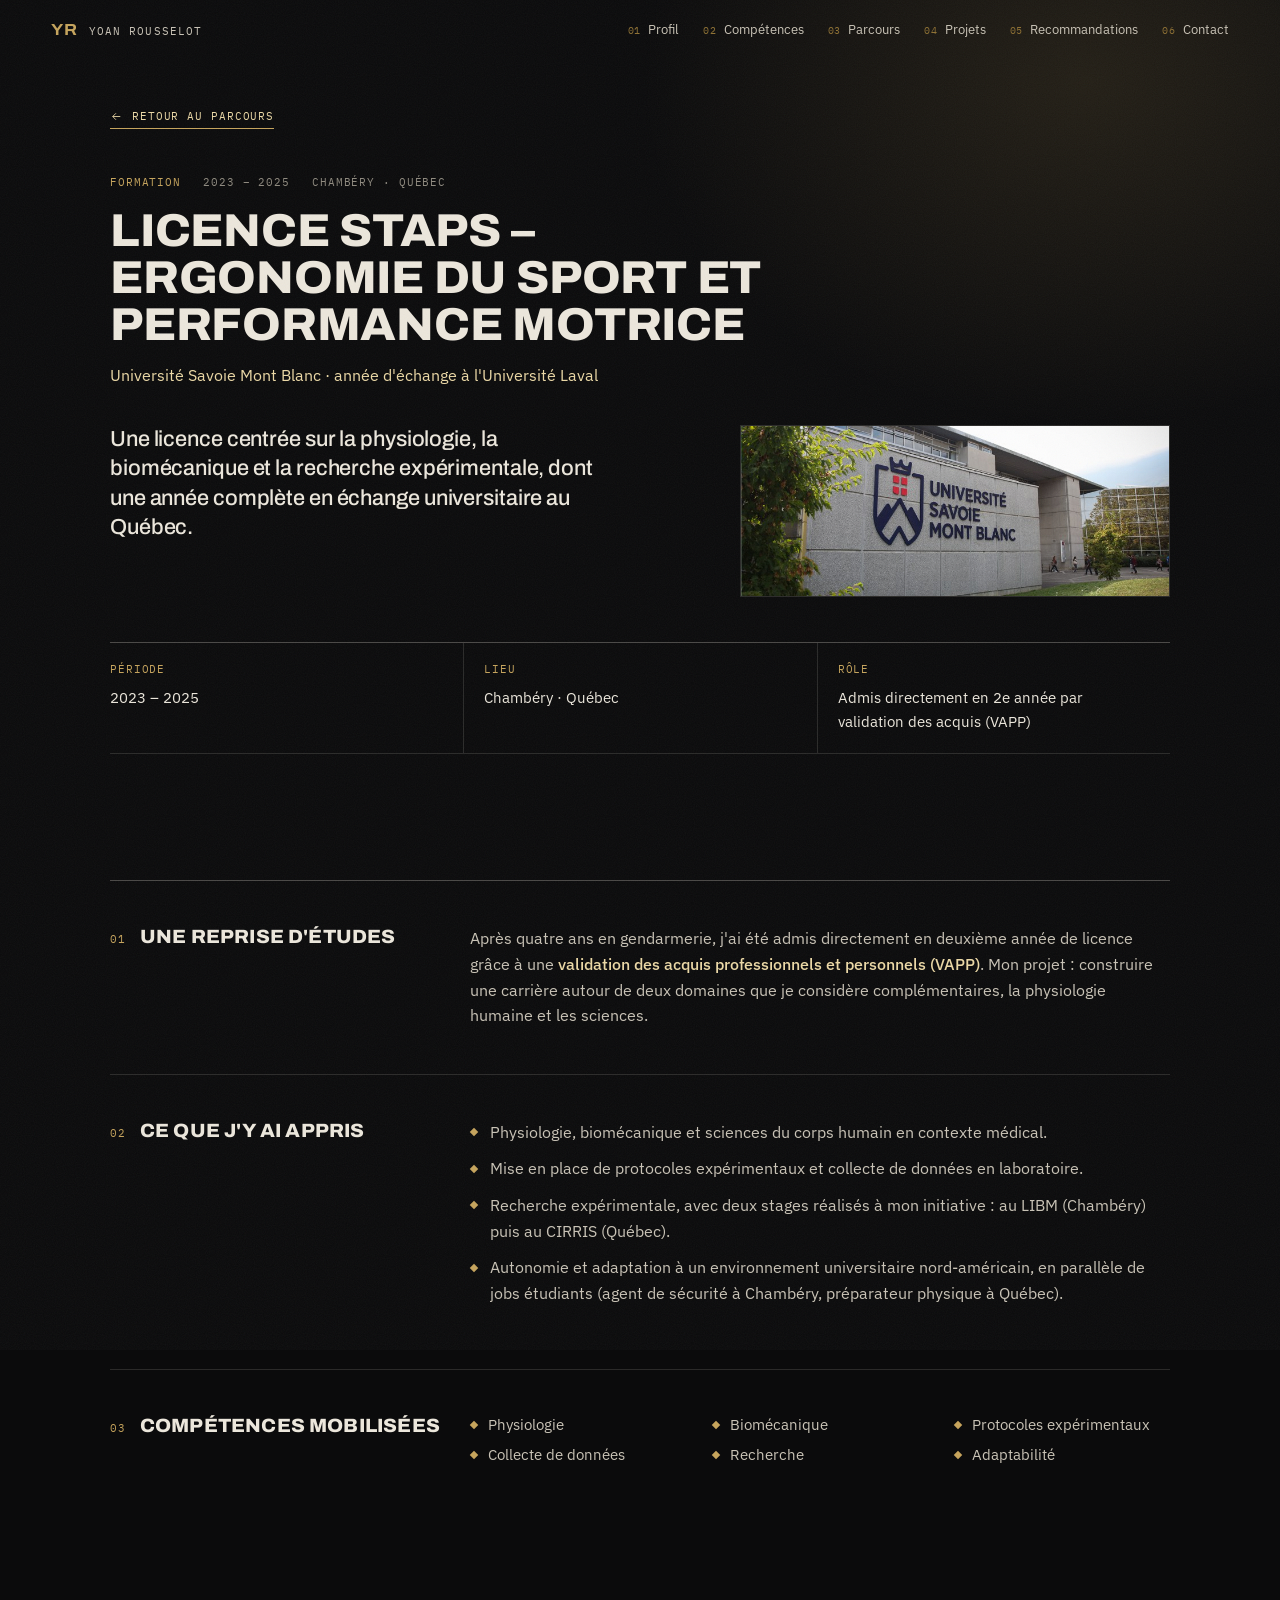
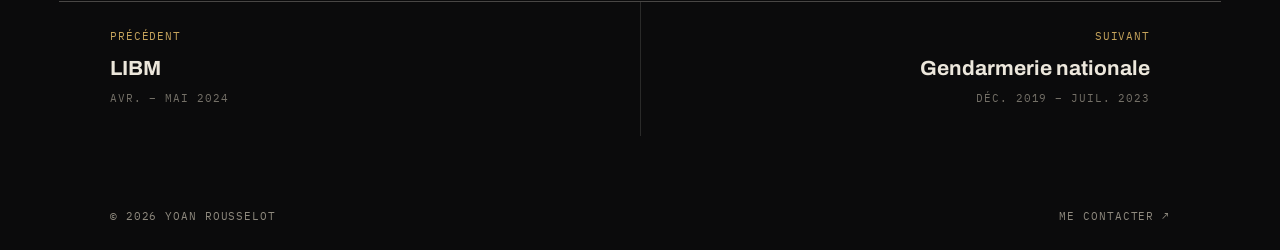
<file: education/licence-staps.html>
<!doctype html>
<html lang="fr">
<head>
<meta charset="utf-8">
<meta name="viewport" content="width=device-width, initial-scale=1">
<title>Licence STAPS – Ergonomie du sport et performance motrice · Yoan Rousselot</title>
<meta name="robots" content="noindex">
<meta name="theme-color" content="#0b0b0c">
<link rel="icon" href="../assets/img/favicon.svg" type="image/svg+xml">
<link rel="preconnect" href="https://fonts.googleapis.com">
<link rel="preconnect" href="https://fonts.gstatic.com" crossorigin>
<link rel="stylesheet" href="https://fonts.googleapis.com/css2?family=Archivo:wdth,wght@62..125,300..900&family=IBM+Plex+Mono:wght@400;500&family=IBM+Plex+Sans:ital,wght@0,400;0,500;0,600;1,400&display=swap">
<link rel="stylesheet" href="../assets/style.css">
</head>
<body>
<div class="grain" aria-hidden="true"></div>
<div class="progress" aria-hidden="true"><span></span></div>
<header class="top">
  <a class="mark" href="../index.html#top" aria-label="Accueil"><b>YR</b><span>Yoan Rousselot</span></a>
  <nav class="top-nav" aria-label="Navigation"><a href="../index.html#profil"><i class="mono">01</i>Profil</a><a href="../index.html#competences"><i class="mono">02</i>Compétences</a><a href="../index.html#parcours"><i class="mono">03</i>Parcours</a><a href="../index.html#projets"><i class="mono">04</i>Projets</a><a href="../index.html#recommandations"><i class="mono">05</i>Recommandations</a><a href="../index.html#contact"><i class="mono">06</i>Contact</a></nav>
  <button class="burger" aria-expanded="false" aria-label="Menu"><span></span><span></span></button>
</header>
<main>

<section class="d-hero" data-bg="#0b0b0c">
  <div class="col">
    <a class="tlink back" href="../index.html#parcours"><svg class="arr back-arr" viewBox="0 0 24 24" aria-hidden="true"><path d="M19 12H5M11 6l-6 6 6 6" fill="none" stroke="currentColor" stroke-width="1.6"/></svg>Retour au parcours</a>
    <p class="mono d-meta rv"><span class="idx">Formation</span><span>2023 – 2025</span><span>Chambéry · Québec</span></p>
    <h1 class="d-title"><span class="line"><span>Licence STAPS – Ergonomie du sport et performance motrice</span></span></h1>
    <p class="d-org rv">Université Savoie Mont Blanc · année d&#x27;échange à l&#x27;Université Laval</p>
    <div class="d-top has-cover">
      <p class="d-summary rv">Une licence centrée sur la physiologie, la biomécanique et la recherche expérimentale, dont une année complète en échange universitaire au Québec.</p>
      <figure class="d-cover wide rv"><img src="../assets/img/usmb-presidence.jpg" alt=""></figure>
    </div>
    <dl class="facts rv"><div class="fact"><dt class="mono">Période</dt><dd>2023 – 2025</dd></div><div class="fact"><dt class="mono">Lieu</dt><dd>Chambéry · Québec</dd></div><div class="fact"><dt class="mono">Rôle</dt><dd>Admis directement en 2e année par validation des acquis (VAPP)</dd></div></dl>
    
  </div>
</section>
<section class="sec d-body" data-bg="#100f0d">
  <div class="col"><section class="d-block"><header class="d-block-head rv"><span class="mono idx">01</span><h2>Une reprise d&#x27;études</h2></header><div class="d-content rv"><p>Après quatre ans en gendarmerie, j'ai été admis directement en deuxième année de licence grâce à une <strong>validation des acquis professionnels et personnels (VAPP)</strong>. Mon projet : construire une carrière autour de deux domaines que je considère complémentaires, la physiologie humaine et les sciences.</p></div></section><section class="d-block"><header class="d-block-head rv"><span class="mono idx">02</span><h2>Ce que j&#x27;y ai appris</h2></header><div class="d-content rv"><ul><li>Physiologie, biomécanique et sciences du corps humain en contexte médical.</li><li>Mise en place de protocoles expérimentaux et collecte de données en laboratoire.</li><li>Recherche expérimentale, avec deux stages réalisés à mon initiative : au LIBM (Chambéry) puis au CIRRIS (Québec).</li><li>Autonomie et adaptation à un environnement universitaire nord-américain, en parallèle de jobs étudiants (agent de sécurité à Chambéry, préparateur physique à Québec).</li></ul></div></section><section class="d-block"><header class="d-block-head rv"><span class="mono idx">03</span><h2>Compétences mobilisées</h2></header><div class="d-content rv"><ul class="dots three"><li>Physiologie</li><li>Biomécanique</li><li>Protocoles expérimentaux</li><li>Collecte de données</li><li>Recherche</li><li>Adaptabilité</li></ul></div></section></div>
</section>
<section class="d-end" data-bg="#0b0b0c">
  <nav class="col pn-row" aria-label="Autres pages">
    <a class="pn pn-prev" href="../experiences/libm.html"><span class="mono">Précédent</span><strong>LIBM</strong><span class="mono dim">Avr. – mai 2024</span></a>
    <a class="pn pn-next" href="../experiences/gendarmerie.html"><span class="mono">Suivant</span><strong>Gendarmerie nationale</strong><span class="mono dim">Déc. 2019 – juil. 2023</span></a>
  </nav>
  <footer class="foot col mono"><span>© 2026 Yoan Rousselot</span><a href="../index.html#contact">Me contacter ↗</a></footer>
</section>
</main>
<div class="lightbox" hidden role="dialog" aria-modal="true" aria-label="Image agrandie">
  <button class="lb-close mono" aria-label="Fermer">Fermer ×</button>
  <figure><img alt=""><figcaption class="mono"></figcaption></figure>
</div>
<script src="../assets/main.js" defer></script>
</body>
</html>
</file>
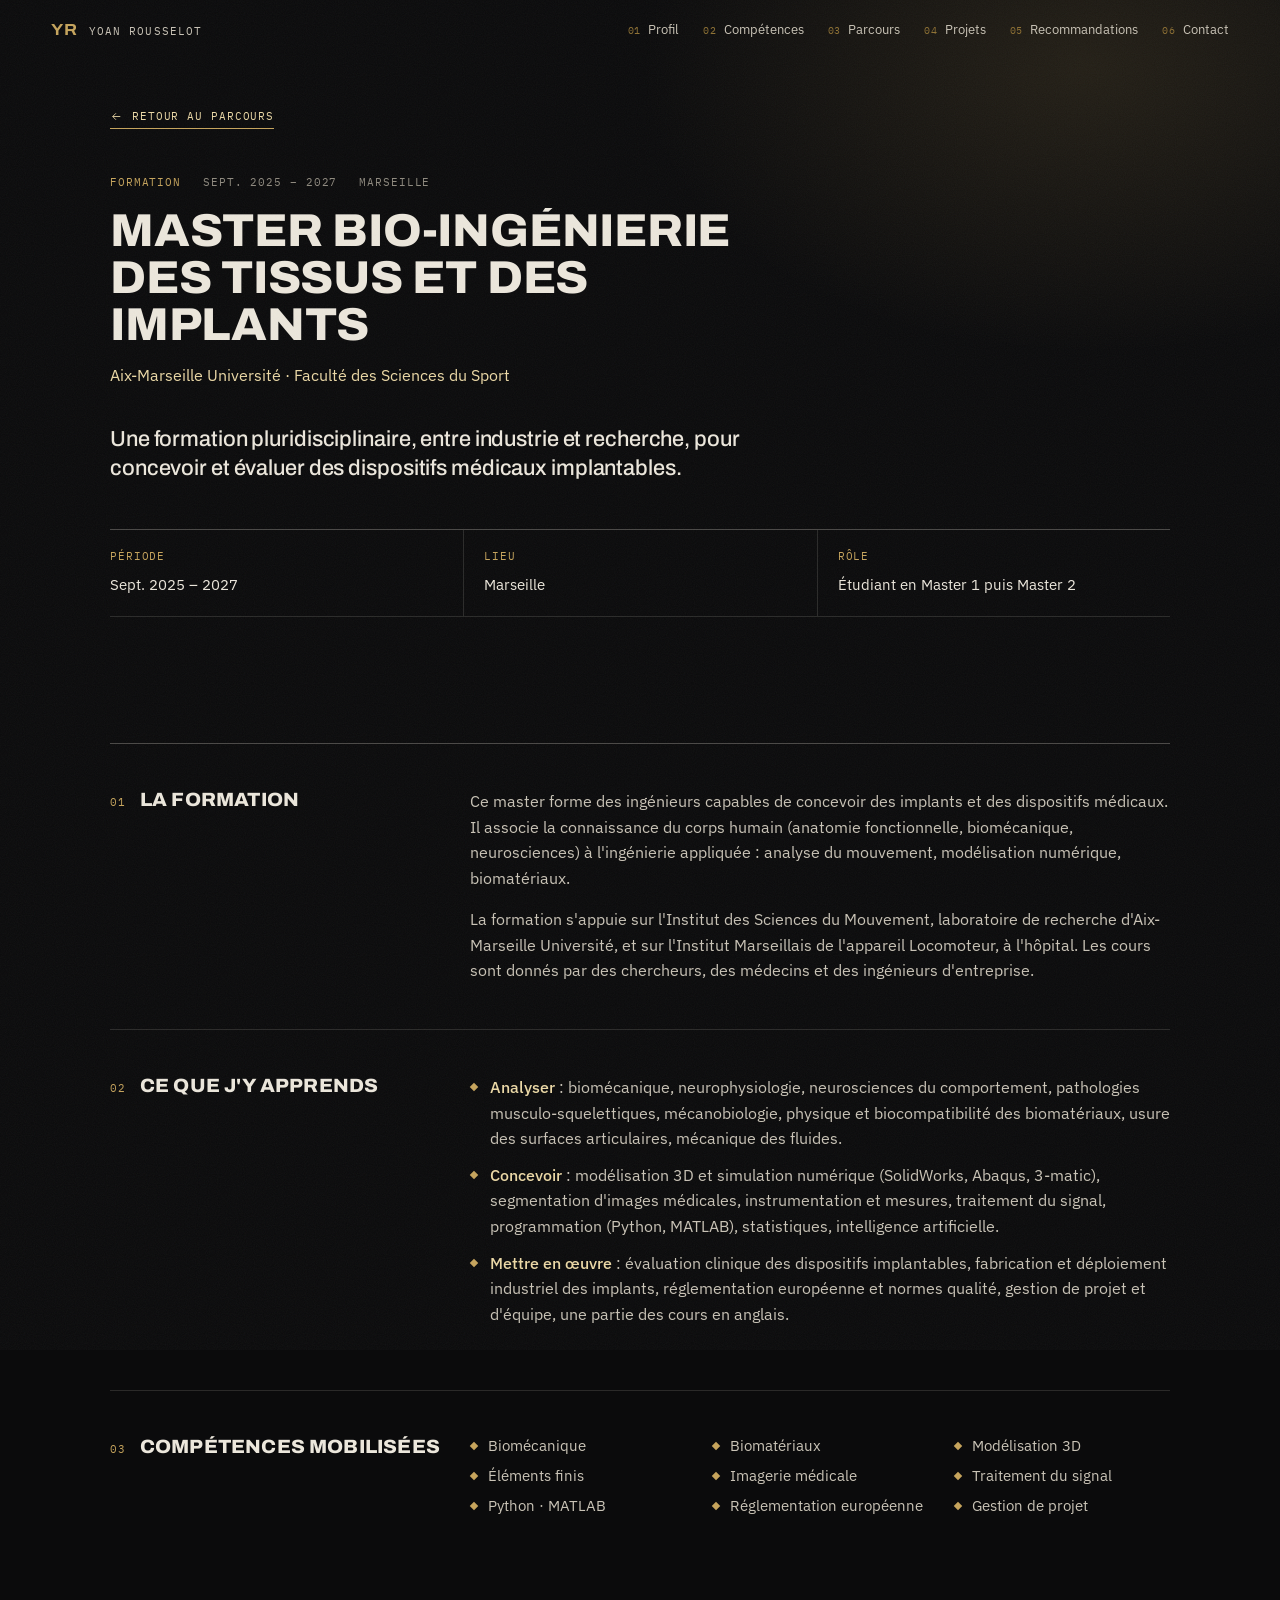
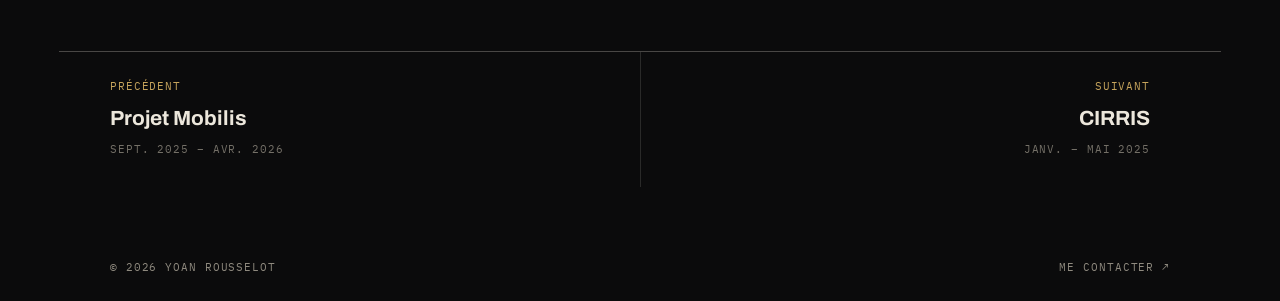
<file: education/master-bti.html>
<!doctype html>
<html lang="fr">
<head>
<meta charset="utf-8">
<meta name="viewport" content="width=device-width, initial-scale=1">
<title>Master Bio-ingénierie des Tissus et des Implants · Yoan Rousselot</title>
<meta name="robots" content="noindex">
<meta name="theme-color" content="#0b0b0c">
<link rel="icon" href="../assets/img/favicon.svg" type="image/svg+xml">
<link rel="preconnect" href="https://fonts.googleapis.com">
<link rel="preconnect" href="https://fonts.gstatic.com" crossorigin>
<link rel="stylesheet" href="https://fonts.googleapis.com/css2?family=Archivo:wdth,wght@62..125,300..900&family=IBM+Plex+Mono:wght@400;500&family=IBM+Plex+Sans:ital,wght@0,400;0,500;0,600;1,400&display=swap">
<link rel="stylesheet" href="../assets/style.css">
</head>
<body>
<div class="grain" aria-hidden="true"></div>
<div class="progress" aria-hidden="true"><span></span></div>
<header class="top">
  <a class="mark" href="../index.html#top" aria-label="Accueil"><b>YR</b><span>Yoan Rousselot</span></a>
  <nav class="top-nav" aria-label="Navigation"><a href="../index.html#profil"><i class="mono">01</i>Profil</a><a href="../index.html#competences"><i class="mono">02</i>Compétences</a><a href="../index.html#parcours"><i class="mono">03</i>Parcours</a><a href="../index.html#projets"><i class="mono">04</i>Projets</a><a href="../index.html#recommandations"><i class="mono">05</i>Recommandations</a><a href="../index.html#contact"><i class="mono">06</i>Contact</a></nav>
  <button class="burger" aria-expanded="false" aria-label="Menu"><span></span><span></span></button>
</header>
<main>

<section class="d-hero" data-bg="#0b0b0c">
  <div class="col">
    <a class="tlink back" href="../index.html#parcours"><svg class="arr back-arr" viewBox="0 0 24 24" aria-hidden="true"><path d="M19 12H5M11 6l-6 6 6 6" fill="none" stroke="currentColor" stroke-width="1.6"/></svg>Retour au parcours</a>
    <p class="mono d-meta rv"><span class="idx">Formation</span><span>Sept. 2025 – 2027</span><span>Marseille</span></p>
    <h1 class="d-title"><span class="line"><span>Master Bio-ingénierie des Tissus et des Implants</span></span></h1>
    <p class="d-org rv">Aix-Marseille Université · Faculté des Sciences du Sport</p>
    <div class="d-top">
      <p class="d-summary rv">Une formation pluridisciplinaire, entre industrie et recherche, pour concevoir et évaluer des dispositifs médicaux implantables.</p>
      
    </div>
    <dl class="facts rv"><div class="fact"><dt class="mono">Période</dt><dd>Sept. 2025 – 2027</dd></div><div class="fact"><dt class="mono">Lieu</dt><dd>Marseille</dd></div><div class="fact"><dt class="mono">Rôle</dt><dd>Étudiant en Master 1 puis Master 2</dd></div></dl>
    
  </div>
</section>
<section class="sec d-body" data-bg="#100f0d">
  <div class="col"><section class="d-block"><header class="d-block-head rv"><span class="mono idx">01</span><h2>La formation</h2></header><div class="d-content rv"><p>Ce master forme des ingénieurs capables de concevoir des implants et des dispositifs médicaux. Il associe la connaissance du corps humain (anatomie fonctionnelle, biomécanique, neurosciences) à l'ingénierie appliquée : analyse du mouvement, modélisation numérique, biomatériaux.</p><p>La formation s'appuie sur l'Institut des Sciences du Mouvement, laboratoire de recherche d'Aix-Marseille Université, et sur l'Institut Marseillais de l'appareil Locomoteur, à l'hôpital. Les cours sont donnés par des chercheurs, des médecins et des ingénieurs d'entreprise.</p></div></section><section class="d-block"><header class="d-block-head rv"><span class="mono idx">02</span><h2>Ce que j&#x27;y apprends</h2></header><div class="d-content rv"><ul><li><strong>Analyser</strong> : biomécanique, neurophysiologie, neurosciences du comportement, pathologies musculo-squelettiques, mécanobiologie, physique et biocompatibilité des biomatériaux, usure des surfaces articulaires, mécanique des fluides.</li><li><strong>Concevoir</strong> : modélisation 3D et simulation numérique (SolidWorks, Abaqus, 3-matic), segmentation d'images médicales, instrumentation et mesures, traitement du signal, programmation (Python, MATLAB), statistiques, intelligence artificielle.</li><li><strong>Mettre en œuvre</strong> : évaluation clinique des dispositifs implantables, fabrication et déploiement industriel des implants, réglementation européenne et normes qualité, gestion de projet et d'équipe, une partie des cours en anglais.</li></ul></div></section><section class="d-block"><header class="d-block-head rv"><span class="mono idx">03</span><h2>Compétences mobilisées</h2></header><div class="d-content rv"><ul class="dots three"><li>Biomécanique</li><li>Biomatériaux</li><li>Modélisation 3D</li><li>Éléments finis</li><li>Imagerie médicale</li><li>Traitement du signal</li><li>Python · MATLAB</li><li>Réglementation européenne</li><li>Gestion de projet</li></ul></div></section></div>
</section>
<section class="d-end" data-bg="#0b0b0c">
  <nav class="col pn-row" aria-label="Autres pages">
    <a class="pn pn-prev" href="../projects/mobilis.html"><span class="mono">Précédent</span><strong>Projet Mobilis</strong><span class="mono dim">Sept. 2025 – avr. 2026</span></a>
    <a class="pn pn-next" href="../experiences/cirris.html"><span class="mono">Suivant</span><strong>CIRRIS</strong><span class="mono dim">Janv. – mai 2025</span></a>
  </nav>
  <footer class="foot col mono"><span>© 2026 Yoan Rousselot</span><a href="../index.html#contact">Me contacter ↗</a></footer>
</section>
</main>
<div class="lightbox" hidden role="dialog" aria-modal="true" aria-label="Image agrandie">
  <button class="lb-close mono" aria-label="Fermer">Fermer ×</button>
  <figure><img alt=""><figcaption class="mono"></figcaption></figure>
</div>
<script src="../assets/main.js" defer></script>
</body>
</html>
</file>
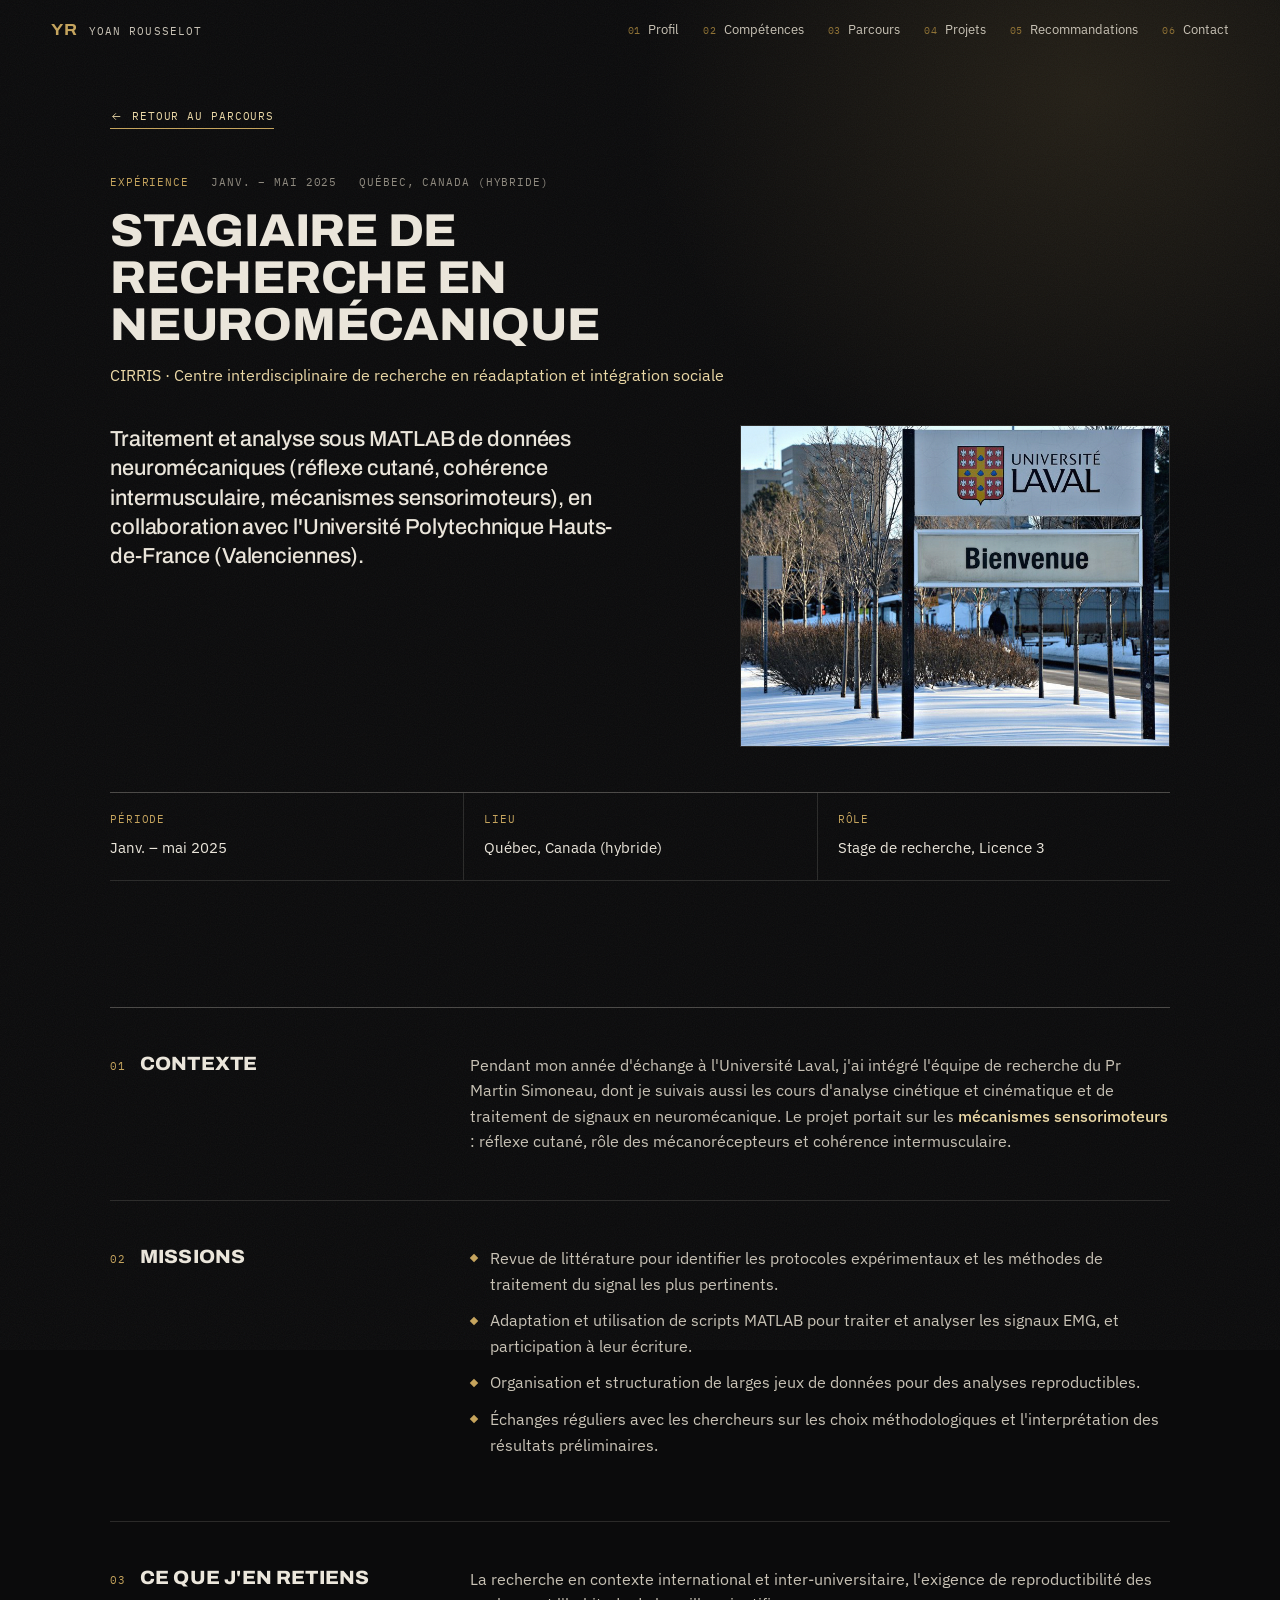
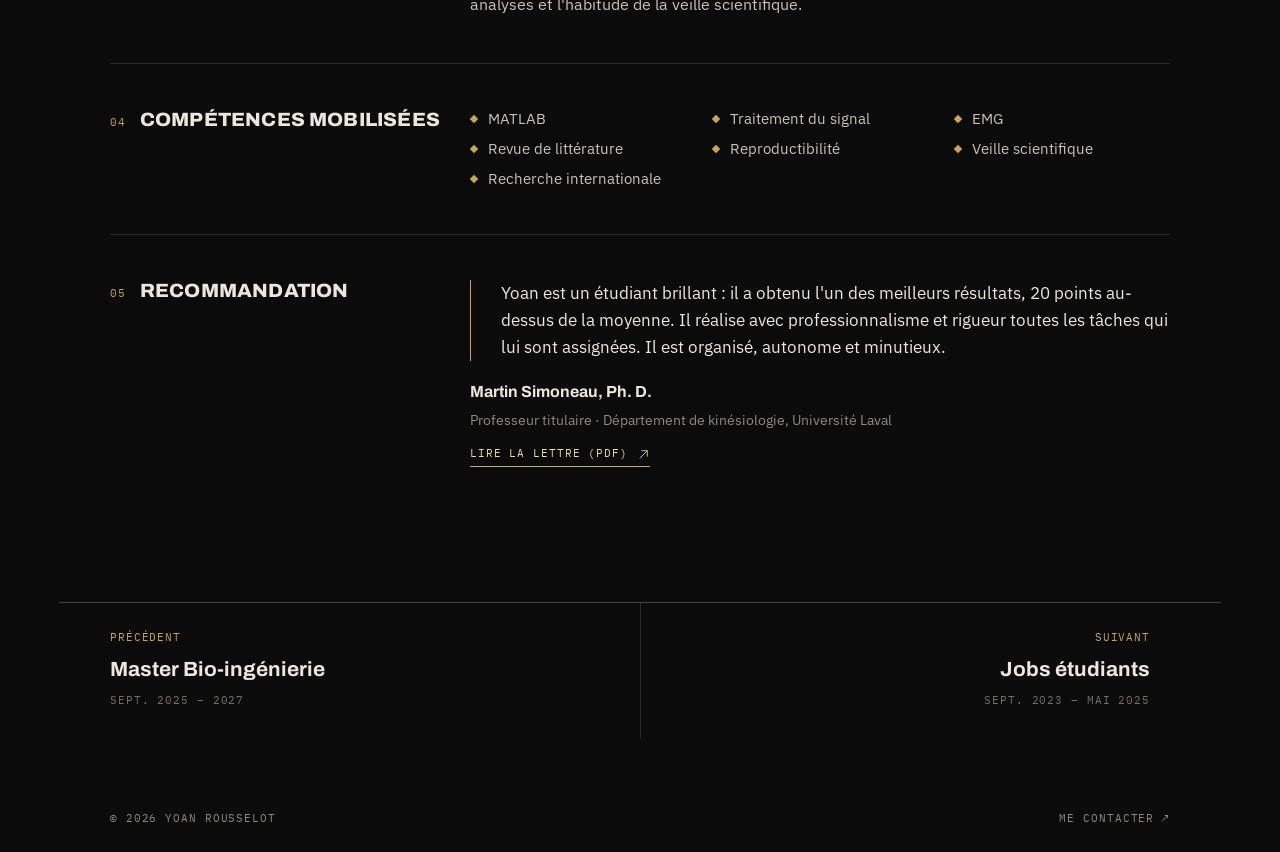
<file: experiences/cirris.html>
<!doctype html>
<html lang="fr">
<head>
<meta charset="utf-8">
<meta name="viewport" content="width=device-width, initial-scale=1">
<title>Stagiaire de recherche en neuromécanique · Yoan Rousselot</title>
<meta name="robots" content="noindex">
<meta name="theme-color" content="#0b0b0c">
<link rel="icon" href="../assets/img/favicon.svg" type="image/svg+xml">
<link rel="preconnect" href="https://fonts.googleapis.com">
<link rel="preconnect" href="https://fonts.gstatic.com" crossorigin>
<link rel="stylesheet" href="https://fonts.googleapis.com/css2?family=Archivo:wdth,wght@62..125,300..900&family=IBM+Plex+Mono:wght@400;500&family=IBM+Plex+Sans:ital,wght@0,400;0,500;0,600;1,400&display=swap">
<link rel="stylesheet" href="../assets/style.css">
</head>
<body>
<div class="grain" aria-hidden="true"></div>
<div class="progress" aria-hidden="true"><span></span></div>
<header class="top">
  <a class="mark" href="../index.html#top" aria-label="Accueil"><b>YR</b><span>Yoan Rousselot</span></a>
  <nav class="top-nav" aria-label="Navigation"><a href="../index.html#profil"><i class="mono">01</i>Profil</a><a href="../index.html#competences"><i class="mono">02</i>Compétences</a><a href="../index.html#parcours"><i class="mono">03</i>Parcours</a><a href="../index.html#projets"><i class="mono">04</i>Projets</a><a href="../index.html#recommandations"><i class="mono">05</i>Recommandations</a><a href="../index.html#contact"><i class="mono">06</i>Contact</a></nav>
  <button class="burger" aria-expanded="false" aria-label="Menu"><span></span><span></span></button>
</header>
<main>

<section class="d-hero" data-bg="#0b0b0c">
  <div class="col">
    <a class="tlink back" href="../index.html#parcours"><svg class="arr back-arr" viewBox="0 0 24 24" aria-hidden="true"><path d="M19 12H5M11 6l-6 6 6 6" fill="none" stroke="currentColor" stroke-width="1.6"/></svg>Retour au parcours</a>
    <p class="mono d-meta rv"><span class="idx">Expérience</span><span>Janv. – mai 2025</span><span>Québec, Canada (hybride)</span></p>
    <h1 class="d-title"><span class="line"><span>Stagiaire de recherche en neuromécanique</span></span></h1>
    <p class="d-org rv">CIRRIS · Centre interdisciplinaire de recherche en réadaptation et intégration sociale</p>
    <div class="d-top has-cover">
      <p class="d-summary rv">Traitement et analyse sous MATLAB de données neuromécaniques (réflexe cutané, cohérence intermusculaire, mécanismes sensorimoteurs), en collaboration avec l&#x27;Université Polytechnique Hauts-de-France (Valenciennes).</p>
      <figure class="d-cover rv"><img src="../assets/img/laval-campus.jpg" alt=""></figure>
    </div>
    <dl class="facts rv"><div class="fact"><dt class="mono">Période</dt><dd>Janv. – mai 2025</dd></div><div class="fact"><dt class="mono">Lieu</dt><dd>Québec, Canada (hybride)</dd></div><div class="fact"><dt class="mono">Rôle</dt><dd>Stage de recherche, Licence 3</dd></div></dl>
    
  </div>
</section>
<section class="sec d-body" data-bg="#100f0d">
  <div class="col"><section class="d-block"><header class="d-block-head rv"><span class="mono idx">01</span><h2>Contexte</h2></header><div class="d-content rv"><p>Pendant mon année d'échange à l'Université Laval, j'ai intégré l'équipe de recherche du Pr Martin Simoneau, dont je suivais aussi les cours d'analyse cinétique et cinématique et de traitement de signaux en neuromécanique. Le projet portait sur les <strong>mécanismes sensorimoteurs</strong> : réflexe cutané, rôle des mécanorécepteurs et cohérence intermusculaire.</p></div></section><section class="d-block"><header class="d-block-head rv"><span class="mono idx">02</span><h2>Missions</h2></header><div class="d-content rv"><ul><li>Revue de littérature pour identifier les protocoles expérimentaux et les méthodes de traitement du signal les plus pertinents.</li><li>Adaptation et utilisation de scripts MATLAB pour traiter et analyser les signaux EMG, et participation à leur écriture.</li><li>Organisation et structuration de larges jeux de données pour des analyses reproductibles.</li><li>Échanges réguliers avec les chercheurs sur les choix méthodologiques et l'interprétation des résultats préliminaires.</li></ul></div></section><section class="d-block"><header class="d-block-head rv"><span class="mono idx">03</span><h2>Ce que j&#x27;en retiens</h2></header><div class="d-content rv"><p>La recherche en contexte international et inter-universitaire, l'exigence de reproductibilité des analyses et l'habitude de la veille scientifique.</p></div></section><section class="d-block"><header class="d-block-head rv"><span class="mono idx">04</span><h2>Compétences mobilisées</h2></header><div class="d-content rv"><ul class="dots three"><li>MATLAB</li><li>Traitement du signal</li><li>EMG</li><li>Revue de littérature</li><li>Reproductibilité</li><li>Veille scientifique</li><li>Recherche internationale</li></ul></div></section><section class="d-block"><header class="d-block-head rv"><span class="mono idx">05</span><h2>Recommandation</h2></header>
  <figure class="d-content d-reco rv">
    <blockquote>Yoan est un étudiant brillant : il a obtenu l&#x27;un des meilleurs résultats, 20 points au-dessus de la moyenne. Il réalise avec professionnalisme et rigueur toutes les tâches qui lui sont assignées. Il est organisé, autonome et minutieux.</blockquote>
    <figcaption><strong>Martin Simoneau, Ph. D.</strong><span>Professeur titulaire · Département de kinésiologie, Université Laval</span>
      <a class="tlink" href="../assets/docs/lettre-recommandation-universite-laval.pdf" target="_blank" rel="noopener">Lire la lettre (PDF)<svg class="arr" viewBox="0 0 24 24" aria-hidden="true"><path d="M5 19L19 5M8 5h11v11" fill="none" stroke="currentColor" stroke-width="1.6"/></svg></a></figcaption>
  </figure></section></div>
</section>
<section class="d-end" data-bg="#0b0b0c">
  <nav class="col pn-row" aria-label="Autres pages">
    <a class="pn pn-prev" href="../education/master-bti.html"><span class="mono">Précédent</span><strong>Master Bio-ingénierie</strong><span class="mono dim">Sept. 2025 – 2027</span></a>
    <a class="pn pn-next" href="../experiences/jobs-etudiants.html"><span class="mono">Suivant</span><strong>Jobs étudiants</strong><span class="mono dim">Sept. 2023 – mai 2025</span></a>
  </nav>
  <footer class="foot col mono"><span>© 2026 Yoan Rousselot</span><a href="../index.html#contact">Me contacter ↗</a></footer>
</section>
</main>
<div class="lightbox" hidden role="dialog" aria-modal="true" aria-label="Image agrandie">
  <button class="lb-close mono" aria-label="Fermer">Fermer ×</button>
  <figure><img alt=""><figcaption class="mono"></figcaption></figure>
</div>
<script src="../assets/main.js" defer></script>
</body>
</html>
</file>
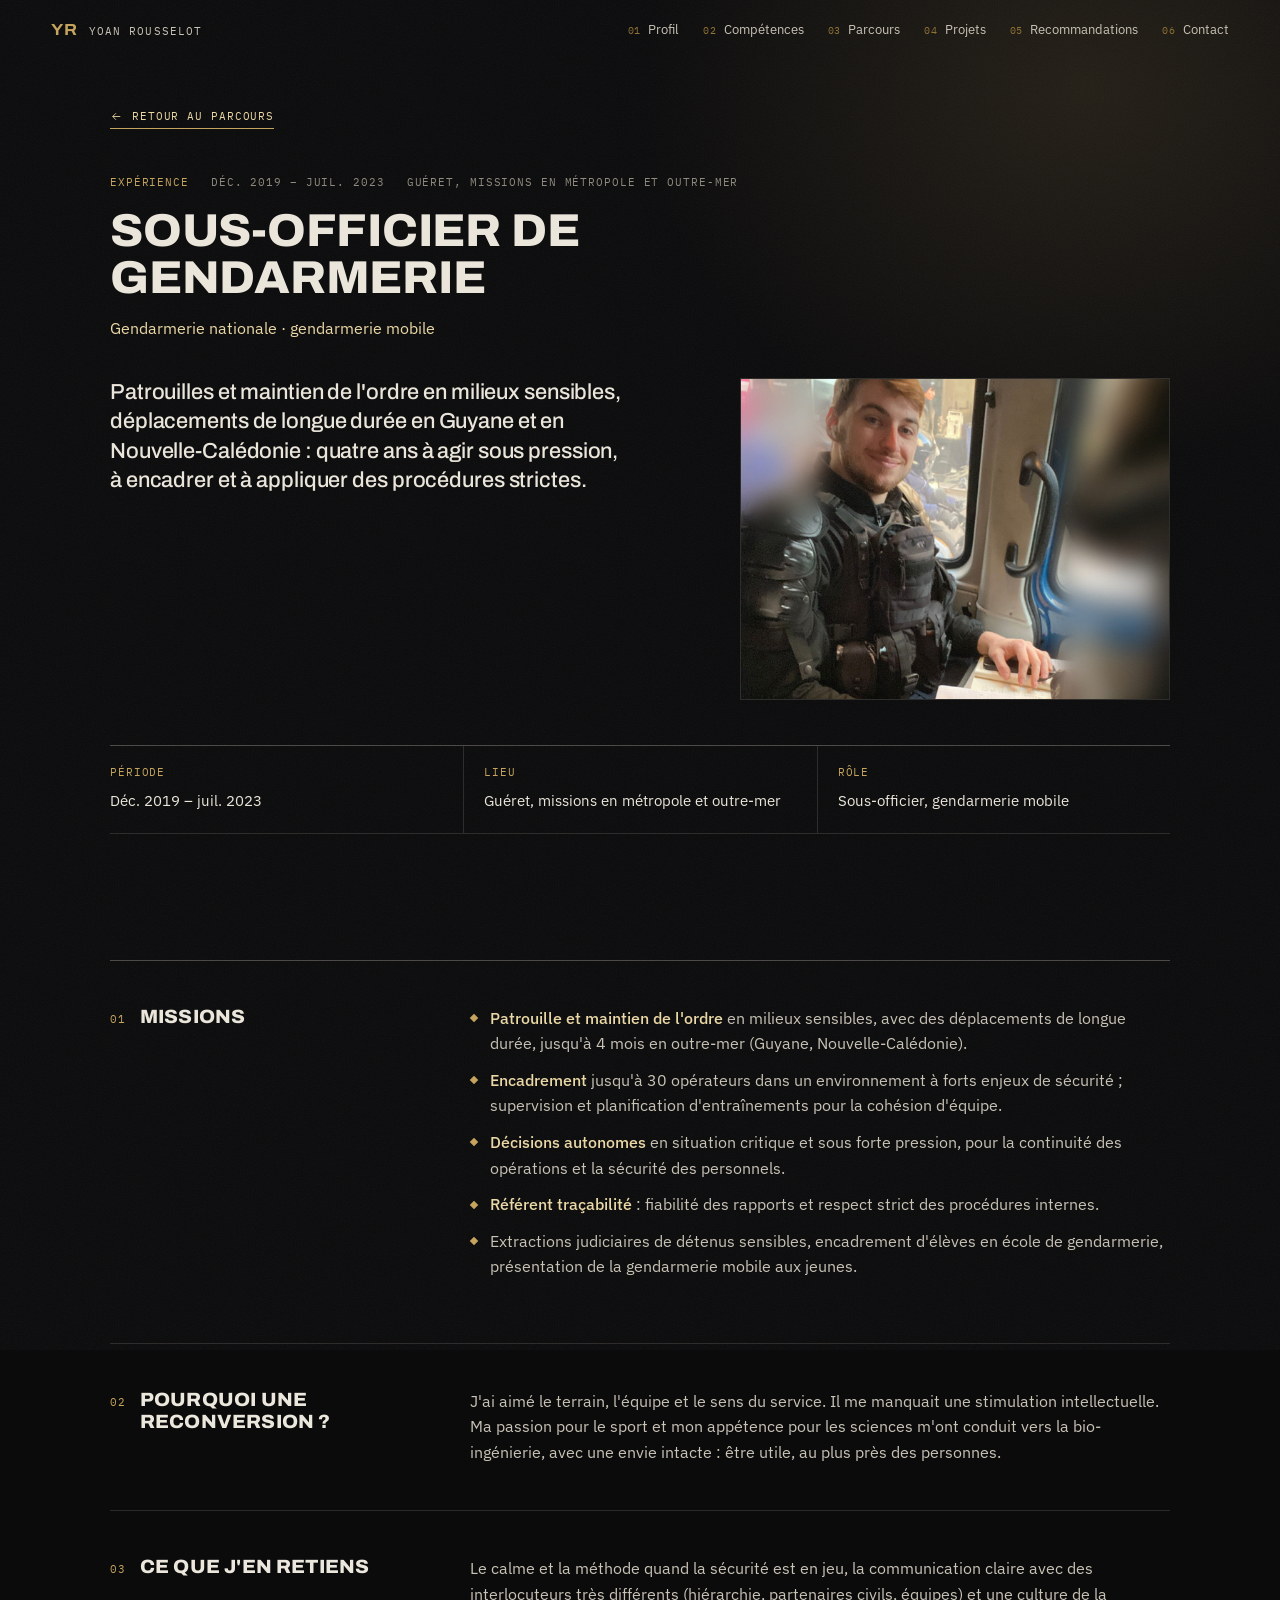
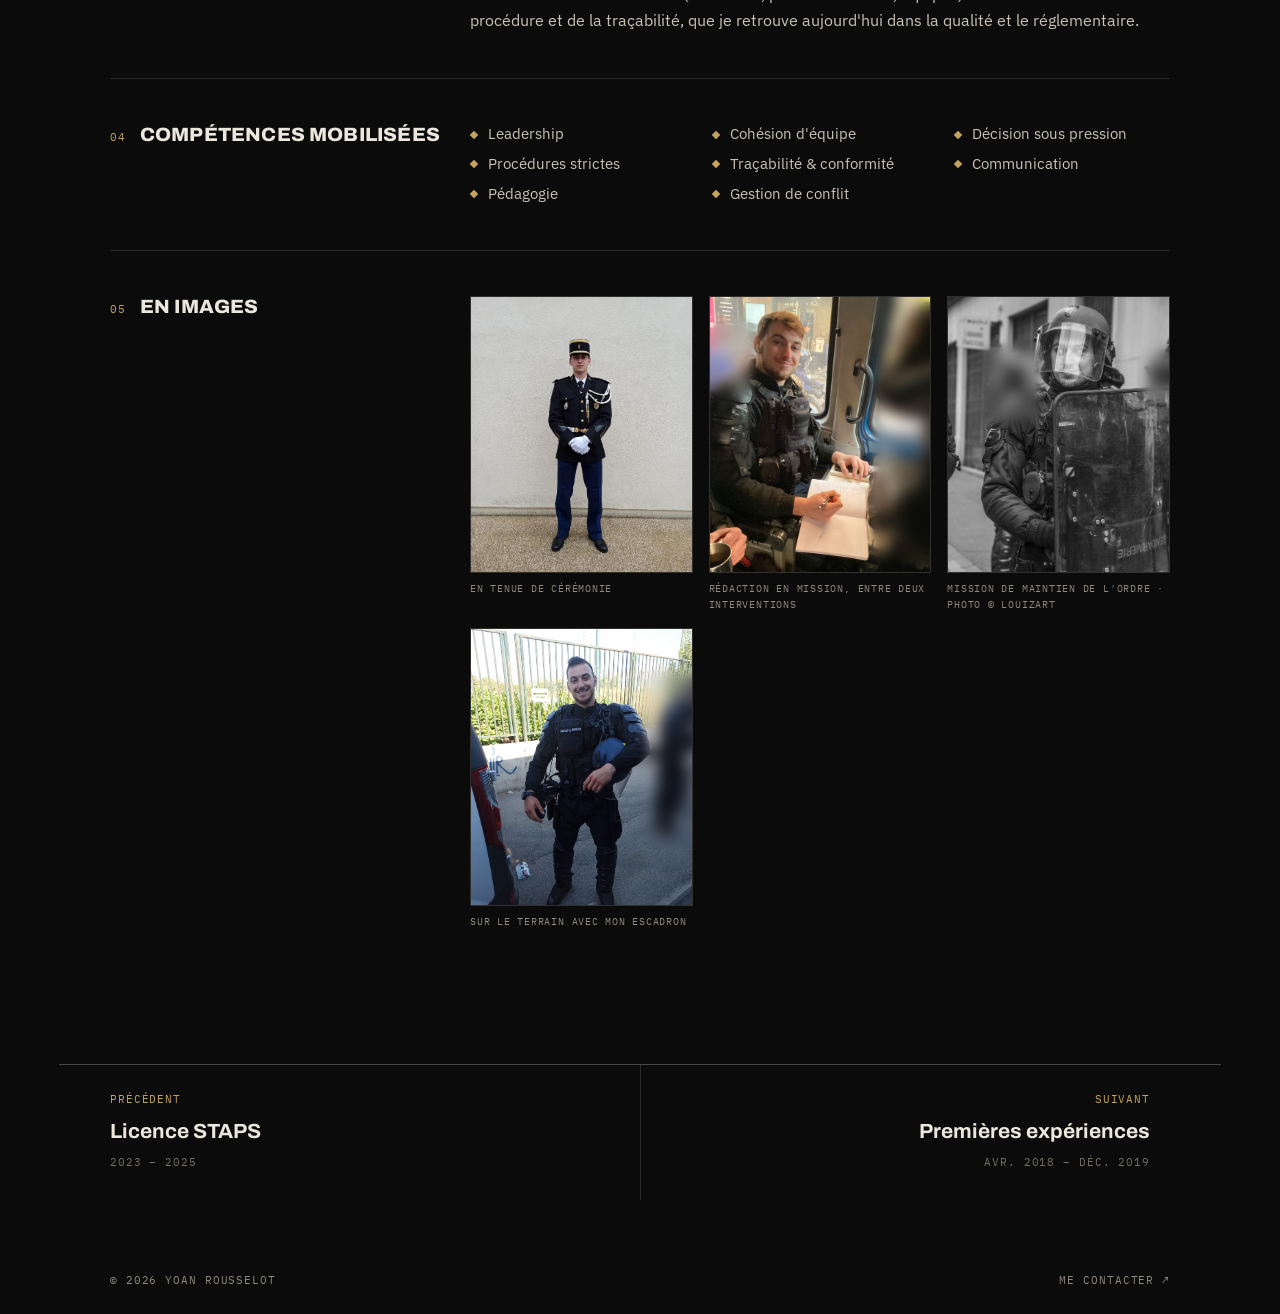
<file: experiences/gendarmerie.html>
<!doctype html>
<html lang="fr">
<head>
<meta charset="utf-8">
<meta name="viewport" content="width=device-width, initial-scale=1">
<title>Sous-officier de gendarmerie · Yoan Rousselot</title>
<meta name="robots" content="noindex">
<meta name="theme-color" content="#0b0b0c">
<link rel="icon" href="../assets/img/favicon.svg" type="image/svg+xml">
<link rel="preconnect" href="https://fonts.googleapis.com">
<link rel="preconnect" href="https://fonts.gstatic.com" crossorigin>
<link rel="stylesheet" href="https://fonts.googleapis.com/css2?family=Archivo:wdth,wght@62..125,300..900&family=IBM+Plex+Mono:wght@400;500&family=IBM+Plex+Sans:ital,wght@0,400;0,500;0,600;1,400&display=swap">
<link rel="stylesheet" href="../assets/style.css">
</head>
<body>
<div class="grain" aria-hidden="true"></div>
<div class="progress" aria-hidden="true"><span></span></div>
<header class="top">
  <a class="mark" href="../index.html#top" aria-label="Accueil"><b>YR</b><span>Yoan Rousselot</span></a>
  <nav class="top-nav" aria-label="Navigation"><a href="../index.html#profil"><i class="mono">01</i>Profil</a><a href="../index.html#competences"><i class="mono">02</i>Compétences</a><a href="../index.html#parcours"><i class="mono">03</i>Parcours</a><a href="../index.html#projets"><i class="mono">04</i>Projets</a><a href="../index.html#recommandations"><i class="mono">05</i>Recommandations</a><a href="../index.html#contact"><i class="mono">06</i>Contact</a></nav>
  <button class="burger" aria-expanded="false" aria-label="Menu"><span></span><span></span></button>
</header>
<main>

<section class="d-hero" data-bg="#0b0b0c">
  <div class="col">
    <a class="tlink back" href="../index.html#parcours"><svg class="arr back-arr" viewBox="0 0 24 24" aria-hidden="true"><path d="M19 12H5M11 6l-6 6 6 6" fill="none" stroke="currentColor" stroke-width="1.6"/></svg>Retour au parcours</a>
    <p class="mono d-meta rv"><span class="idx">Expérience</span><span>Déc. 2019 – juil. 2023</span><span>Guéret, missions en métropole et outre-mer</span></p>
    <h1 class="d-title"><span class="line"><span>Sous-officier de gendarmerie</span></span></h1>
    <p class="d-org rv">Gendarmerie nationale · gendarmerie mobile</p>
    <div class="d-top has-cover">
      <p class="d-summary rv">Patrouilles et maintien de l&#x27;ordre en milieux sensibles, déplacements de longue durée en Guyane et en Nouvelle-Calédonie : quatre ans à agir sous pression, à encadrer et à appliquer des procédures strictes.</p>
      <figure class="d-cover rv"><img src="../assets/img/gend-fourgon.jpg" alt=""></figure>
    </div>
    <dl class="facts rv"><div class="fact"><dt class="mono">Période</dt><dd>Déc. 2019 – juil. 2023</dd></div><div class="fact"><dt class="mono">Lieu</dt><dd>Guéret, missions en métropole et outre-mer</dd></div><div class="fact"><dt class="mono">Rôle</dt><dd>Sous-officier, gendarmerie mobile</dd></div></dl>
    
  </div>
</section>
<section class="sec d-body" data-bg="#100f0d">
  <div class="col"><section class="d-block"><header class="d-block-head rv"><span class="mono idx">01</span><h2>Missions</h2></header><div class="d-content rv"><ul><li><strong>Patrouille et maintien de l'ordre</strong> en milieux sensibles, avec des déplacements de longue durée, jusqu'à 4 mois en outre-mer (Guyane, Nouvelle-Calédonie).</li><li><strong>Encadrement</strong> jusqu'à 30 opérateurs dans un environnement à forts enjeux de sécurité ; supervision et planification d'entraînements pour la cohésion d'équipe.</li><li><strong>Décisions autonomes</strong> en situation critique et sous forte pression, pour la continuité des opérations et la sécurité des personnels.</li><li><strong>Référent traçabilité</strong> : fiabilité des rapports et respect strict des procédures internes.</li><li>Extractions judiciaires de détenus sensibles, encadrement d'élèves en école de gendarmerie, présentation de la gendarmerie mobile aux jeunes.</li></ul></div></section><section class="d-block"><header class="d-block-head rv"><span class="mono idx">02</span><h2>Pourquoi une reconversion ?</h2></header><div class="d-content rv"><p>J'ai aimé le terrain, l'équipe et le sens du service. Il me manquait une stimulation intellectuelle. Ma passion pour le sport et mon appétence pour les sciences m'ont conduit vers la bio-ingénierie, avec une envie intacte : être utile, au plus près des personnes.</p></div></section><section class="d-block"><header class="d-block-head rv"><span class="mono idx">03</span><h2>Ce que j&#x27;en retiens</h2></header><div class="d-content rv"><p>Le calme et la méthode quand la sécurité est en jeu, la communication claire avec des interlocuteurs très différents (hiérarchie, partenaires civils, équipes) et une culture de la procédure et de la traçabilité, que je retrouve aujourd'hui dans la qualité et le réglementaire.</p></div></section><section class="d-block"><header class="d-block-head rv"><span class="mono idx">04</span><h2>Compétences mobilisées</h2></header><div class="d-content rv"><ul class="dots three"><li>Leadership</li><li>Cohésion d&#x27;équipe</li><li>Décision sous pression</li><li>Procédures strictes</li><li>Traçabilité &amp; conformité</li><li>Communication</li><li>Pédagogie</li><li>Gestion de conflit</li></ul></div></section><section class="d-block"><header class="d-block-head rv"><span class="mono idx">05</span><h2>En images</h2></header><div class="d-content d-gallery rv"><figure class="g"><button class="zoom" data-src="../assets/img/gend-ceremonie.jpg" data-cap="En tenue de cérémonie" aria-label="Agrandir : En tenue de cérémonie"><img src="../assets/img/gend-ceremonie.jpg" alt="En tenue de cérémonie" loading="lazy"></button><figcaption class="mono">En tenue de cérémonie</figcaption></figure><figure class="g"><button class="zoom" data-src="../assets/img/gend-fourgon.jpg" data-cap="Rédaction en mission, entre deux interventions" aria-label="Agrandir : Rédaction en mission, entre deux interventions"><img src="../assets/img/gend-fourgon.jpg" alt="Rédaction en mission, entre deux interventions" loading="lazy"></button><figcaption class="mono">Rédaction en mission, entre deux interventions</figcaption></figure><figure class="g"><button class="zoom" data-src="../assets/img/gend-maintien-ordre.jpg" data-cap="Mission de maintien de l&#x27;ordre · photo © LouizArt" aria-label="Agrandir : Mission de maintien de l&#x27;ordre · photo © LouizArt"><img src="../assets/img/gend-maintien-ordre.jpg" alt="Mission de maintien de l&#x27;ordre · photo © LouizArt" loading="lazy"></button><figcaption class="mono">Mission de maintien de l&#x27;ordre · photo © LouizArt</figcaption></figure><figure class="g"><button class="zoom" data-src="../assets/img/gend-terrain.jpg" data-cap="Sur le terrain avec mon escadron" aria-label="Agrandir : Sur le terrain avec mon escadron"><img src="../assets/img/gend-terrain.jpg" alt="Sur le terrain avec mon escadron" loading="lazy"></button><figcaption class="mono">Sur le terrain avec mon escadron</figcaption></figure></div></section></div>
</section>
<section class="d-end" data-bg="#0b0b0c">
  <nav class="col pn-row" aria-label="Autres pages">
    <a class="pn pn-prev" href="../education/licence-staps.html"><span class="mono">Précédent</span><strong>Licence STAPS</strong><span class="mono dim">2023 – 2025</span></a>
    <a class="pn pn-next" href="../experiences/premieres-experiences.html"><span class="mono">Suivant</span><strong>Premières expériences</strong><span class="mono dim">Avr. 2018 – déc. 2019</span></a>
  </nav>
  <footer class="foot col mono"><span>© 2026 Yoan Rousselot</span><a href="../index.html#contact">Me contacter ↗</a></footer>
</section>
</main>
<div class="lightbox" hidden role="dialog" aria-modal="true" aria-label="Image agrandie">
  <button class="lb-close mono" aria-label="Fermer">Fermer ×</button>
  <figure><img alt=""><figcaption class="mono"></figcaption></figure>
</div>
<script src="../assets/main.js" defer></script>
</body>
</html>
</file>
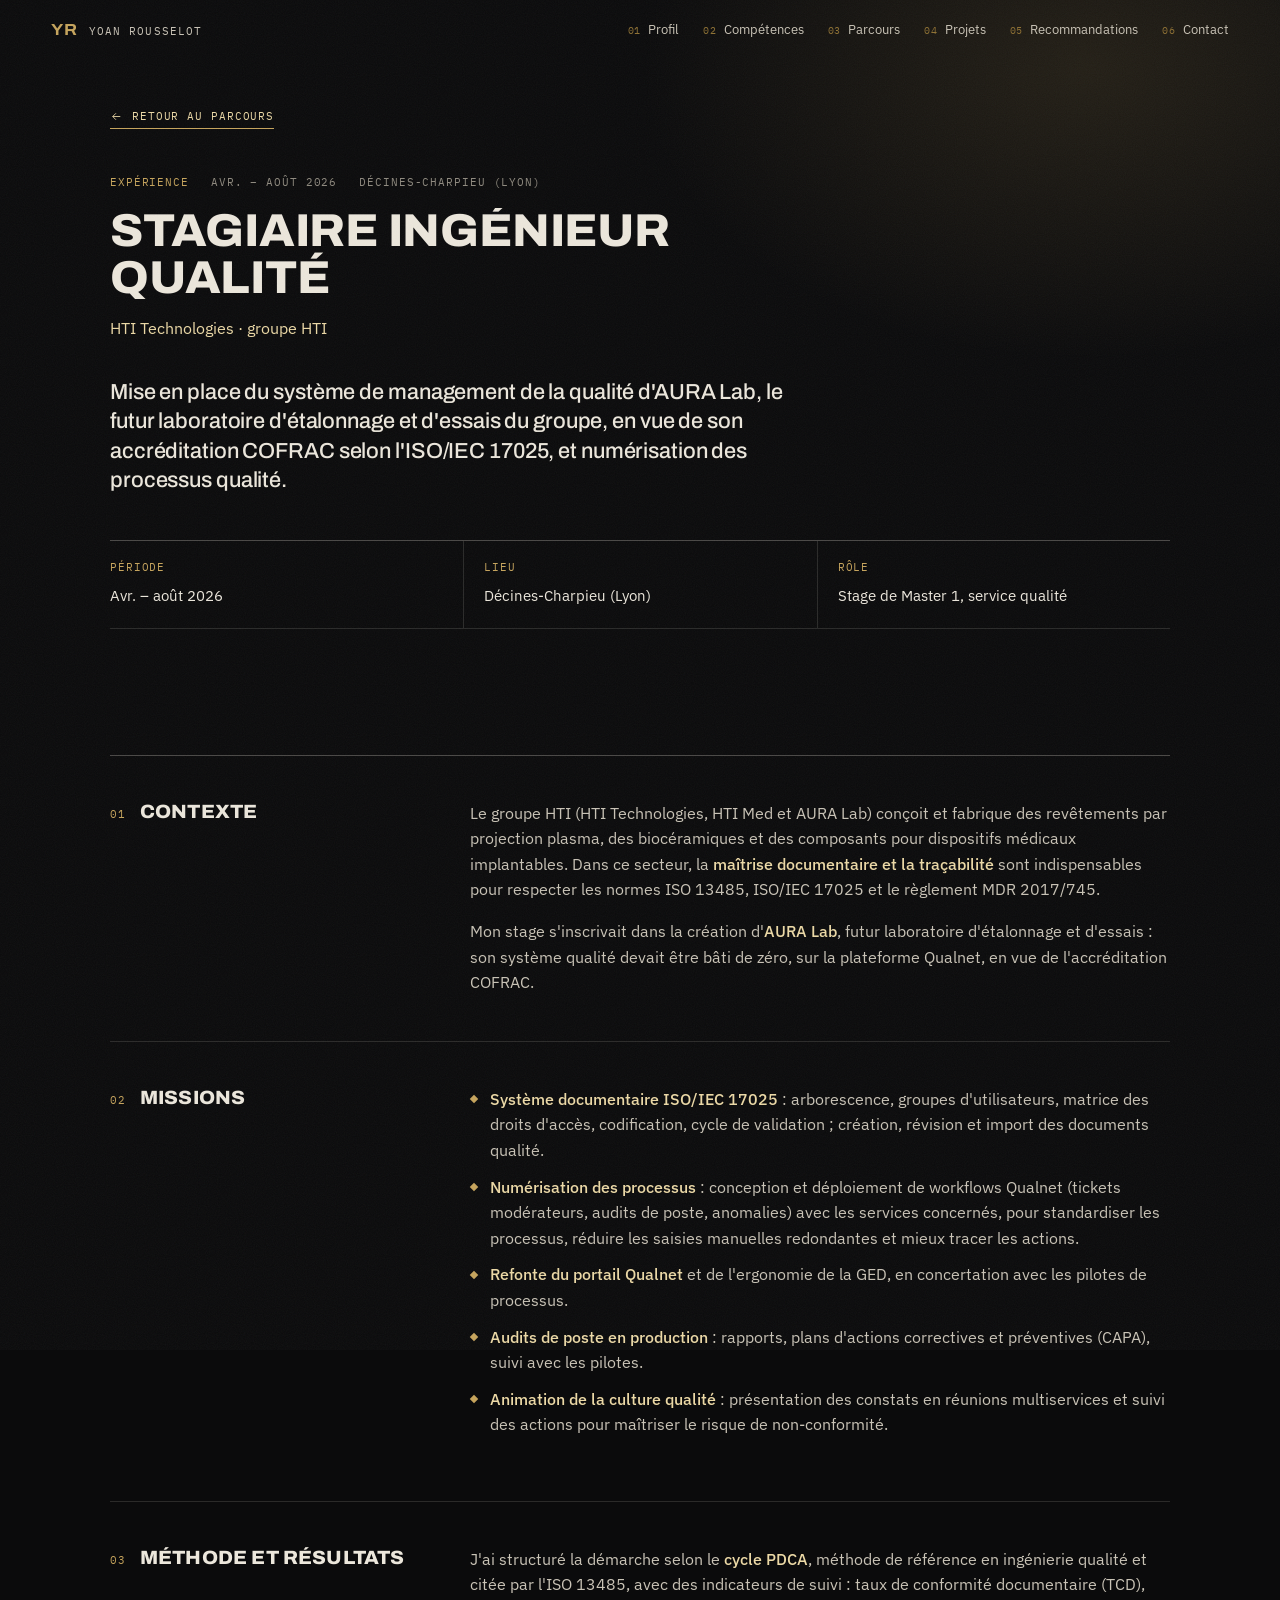
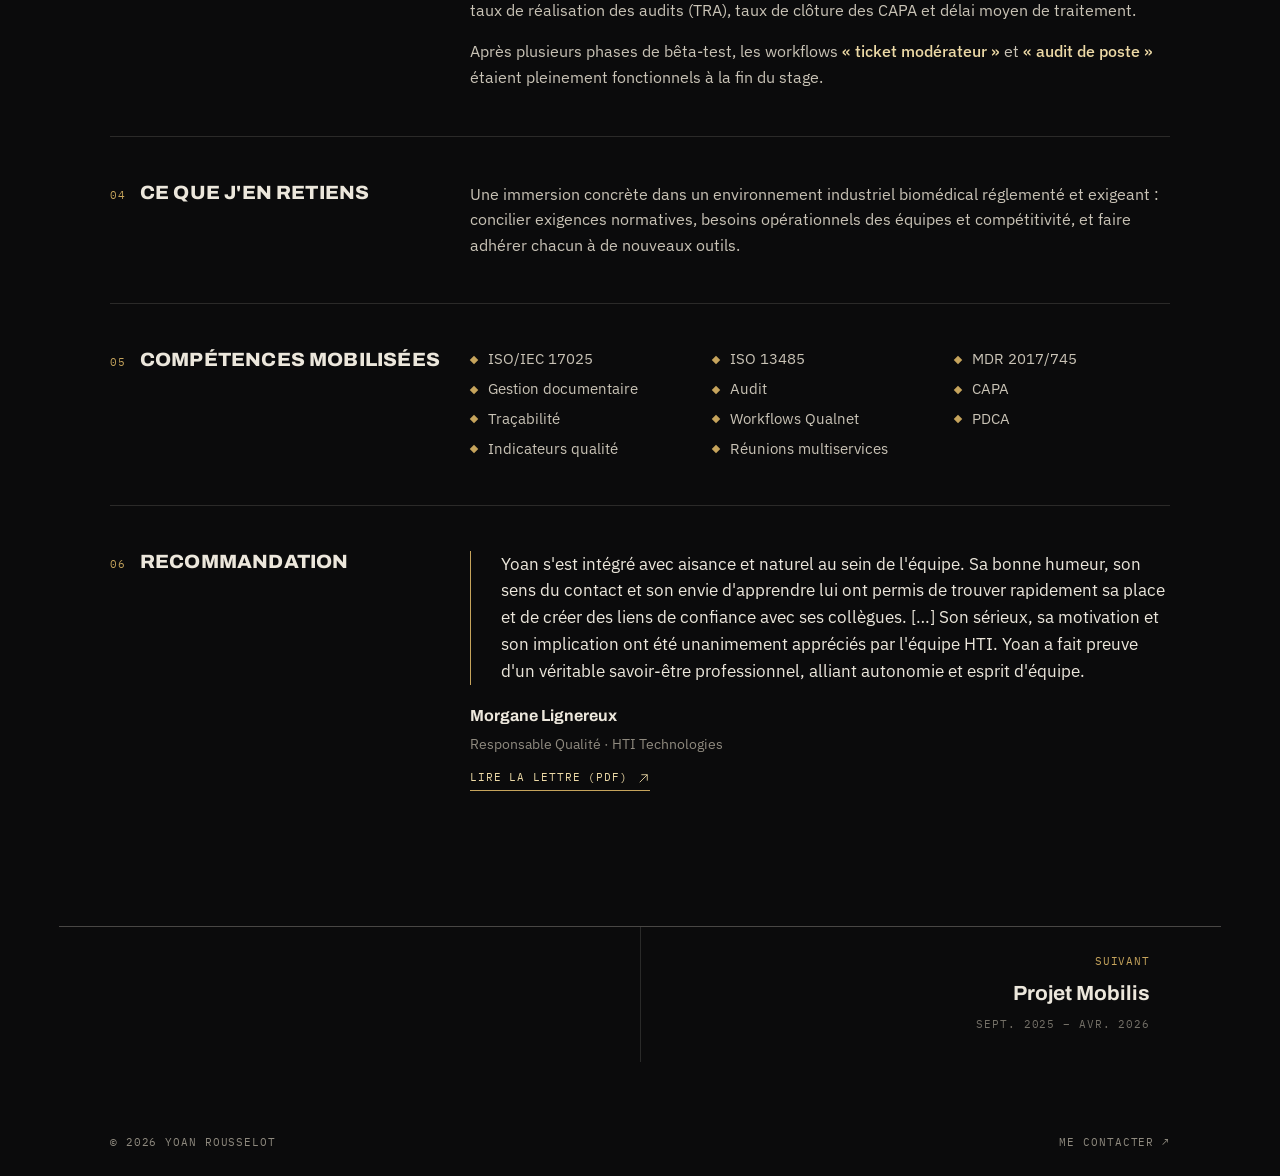
<file: experiences/hti-technologies.html>
<!doctype html>
<html lang="fr">
<head>
<meta charset="utf-8">
<meta name="viewport" content="width=device-width, initial-scale=1">
<title>Stagiaire ingénieur qualité · Yoan Rousselot</title>
<meta name="robots" content="noindex">
<meta name="theme-color" content="#0b0b0c">
<link rel="icon" href="../assets/img/favicon.svg" type="image/svg+xml">
<link rel="preconnect" href="https://fonts.googleapis.com">
<link rel="preconnect" href="https://fonts.gstatic.com" crossorigin>
<link rel="stylesheet" href="https://fonts.googleapis.com/css2?family=Archivo:wdth,wght@62..125,300..900&family=IBM+Plex+Mono:wght@400;500&family=IBM+Plex+Sans:ital,wght@0,400;0,500;0,600;1,400&display=swap">
<link rel="stylesheet" href="../assets/style.css">
</head>
<body>
<div class="grain" aria-hidden="true"></div>
<div class="progress" aria-hidden="true"><span></span></div>
<header class="top">
  <a class="mark" href="../index.html#top" aria-label="Accueil"><b>YR</b><span>Yoan Rousselot</span></a>
  <nav class="top-nav" aria-label="Navigation"><a href="../index.html#profil"><i class="mono">01</i>Profil</a><a href="../index.html#competences"><i class="mono">02</i>Compétences</a><a href="../index.html#parcours"><i class="mono">03</i>Parcours</a><a href="../index.html#projets"><i class="mono">04</i>Projets</a><a href="../index.html#recommandations"><i class="mono">05</i>Recommandations</a><a href="../index.html#contact"><i class="mono">06</i>Contact</a></nav>
  <button class="burger" aria-expanded="false" aria-label="Menu"><span></span><span></span></button>
</header>
<main>

<section class="d-hero" data-bg="#0b0b0c">
  <div class="col">
    <a class="tlink back" href="../index.html#parcours"><svg class="arr back-arr" viewBox="0 0 24 24" aria-hidden="true"><path d="M19 12H5M11 6l-6 6 6 6" fill="none" stroke="currentColor" stroke-width="1.6"/></svg>Retour au parcours</a>
    <p class="mono d-meta rv"><span class="idx">Expérience</span><span>Avr. – août 2026</span><span>Décines-Charpieu (Lyon)</span></p>
    <h1 class="d-title"><span class="line"><span>Stagiaire ingénieur qualité</span></span></h1>
    <p class="d-org rv">HTI Technologies · groupe HTI</p>
    <div class="d-top">
      <p class="d-summary rv">Mise en place du système de management de la qualité d&#x27;AURA Lab, le futur laboratoire d&#x27;étalonnage et d&#x27;essais du groupe, en vue de son accréditation COFRAC selon l&#x27;ISO/IEC 17025, et numérisation des processus qualité.</p>
      
    </div>
    <dl class="facts rv"><div class="fact"><dt class="mono">Période</dt><dd>Avr. – août 2026</dd></div><div class="fact"><dt class="mono">Lieu</dt><dd>Décines-Charpieu (Lyon)</dd></div><div class="fact"><dt class="mono">Rôle</dt><dd>Stage de Master 1, service qualité</dd></div></dl>
    
  </div>
</section>
<section class="sec d-body" data-bg="#100f0d">
  <div class="col"><section class="d-block"><header class="d-block-head rv"><span class="mono idx">01</span><h2>Contexte</h2></header><div class="d-content rv"><p>Le groupe HTI (HTI Technologies, HTI Med et AURA Lab) conçoit et fabrique des revêtements par projection plasma, des biocéramiques et des composants pour dispositifs médicaux implantables. Dans ce secteur, la <strong>maîtrise documentaire et la traçabilité</strong> sont indispensables pour respecter les normes ISO 13485, ISO/IEC 17025 et le règlement MDR 2017/745.</p><p>Mon stage s'inscrivait dans la création d'<strong>AURA Lab</strong>, futur laboratoire d'étalonnage et d'essais : son système qualité devait être bâti de zéro, sur la plateforme Qualnet, en vue de l'accréditation COFRAC.</p></div></section><section class="d-block"><header class="d-block-head rv"><span class="mono idx">02</span><h2>Missions</h2></header><div class="d-content rv"><ul><li><strong>Système documentaire ISO/IEC 17025</strong> : arborescence, groupes d'utilisateurs, matrice des droits d'accès, codification, cycle de validation ; création, révision et import des documents qualité.</li><li><strong>Numérisation des processus</strong> : conception et déploiement de workflows Qualnet (tickets modérateurs, audits de poste, anomalies) avec les services concernés, pour standardiser les processus, réduire les saisies manuelles redondantes et mieux tracer les actions.</li><li><strong>Refonte du portail Qualnet</strong> et de l'ergonomie de la GED, en concertation avec les pilotes de processus.</li><li><strong>Audits de poste en production</strong> : rapports, plans d'actions correctives et préventives (CAPA), suivi avec les pilotes.</li><li><strong>Animation de la culture qualité</strong> : présentation des constats en réunions multiservices et suivi des actions pour maîtriser le risque de non-conformité.</li></ul></div></section><section class="d-block"><header class="d-block-head rv"><span class="mono idx">03</span><h2>Méthode et résultats</h2></header><div class="d-content rv"><p>J'ai structuré la démarche selon le <strong>cycle PDCA</strong>, méthode de référence en ingénierie qualité et citée par l'ISO 13485, avec des indicateurs de suivi : taux de conformité documentaire (TCD), taux de réalisation des audits (TRA), taux de clôture des CAPA et délai moyen de traitement.</p><p>Après plusieurs phases de bêta-test, les workflows <strong>« ticket modérateur »</strong> et <strong>« audit de poste »</strong> étaient pleinement fonctionnels à la fin du stage.</p></div></section><section class="d-block"><header class="d-block-head rv"><span class="mono idx">04</span><h2>Ce que j&#x27;en retiens</h2></header><div class="d-content rv"><p>Une immersion concrète dans un environnement industriel biomédical réglementé et exigeant : concilier exigences normatives, besoins opérationnels des équipes et compétitivité, et faire adhérer chacun à de nouveaux outils.</p></div></section><section class="d-block"><header class="d-block-head rv"><span class="mono idx">05</span><h2>Compétences mobilisées</h2></header><div class="d-content rv"><ul class="dots three"><li>ISO/IEC 17025</li><li>ISO 13485</li><li>MDR 2017/745</li><li>Gestion documentaire</li><li>Audit</li><li>CAPA</li><li>Traçabilité</li><li>Workflows Qualnet</li><li>PDCA</li><li>Indicateurs qualité</li><li>Réunions multiservices</li></ul></div></section><section class="d-block"><header class="d-block-head rv"><span class="mono idx">06</span><h2>Recommandation</h2></header>
  <figure class="d-content d-reco rv">
    <blockquote>Yoan s&#x27;est intégré avec aisance et naturel au sein de l&#x27;équipe. Sa bonne humeur, son sens du contact et son envie d&#x27;apprendre lui ont permis de trouver rapidement sa place et de créer des liens de confiance avec ses collègues. […] Son sérieux, sa motivation et son implication ont été unanimement appréciés par l&#x27;équipe HTI. Yoan a fait preuve d&#x27;un véritable savoir-être professionnel, alliant autonomie et esprit d&#x27;équipe.</blockquote>
    <figcaption><strong>Morgane Lignereux</strong><span>Responsable Qualité · HTI Technologies</span>
      <a class="tlink" href="../assets/docs/lettre-recommandation-hti.pdf" target="_blank" rel="noopener">Lire la lettre (PDF)<svg class="arr" viewBox="0 0 24 24" aria-hidden="true"><path d="M5 19L19 5M8 5h11v11" fill="none" stroke="currentColor" stroke-width="1.6"/></svg></a></figcaption>
  </figure></section></div>
</section>
<section class="d-end" data-bg="#0b0b0c">
  <nav class="col pn-row" aria-label="Autres pages">
    <span></span>
    <a class="pn pn-next" href="../projects/mobilis.html"><span class="mono">Suivant</span><strong>Projet Mobilis</strong><span class="mono dim">Sept. 2025 – avr. 2026</span></a>
  </nav>
  <footer class="foot col mono"><span>© 2026 Yoan Rousselot</span><a href="../index.html#contact">Me contacter ↗</a></footer>
</section>
</main>
<div class="lightbox" hidden role="dialog" aria-modal="true" aria-label="Image agrandie">
  <button class="lb-close mono" aria-label="Fermer">Fermer ×</button>
  <figure><img alt=""><figcaption class="mono"></figcaption></figure>
</div>
<script src="../assets/main.js" defer></script>
</body>
</html>
</file>
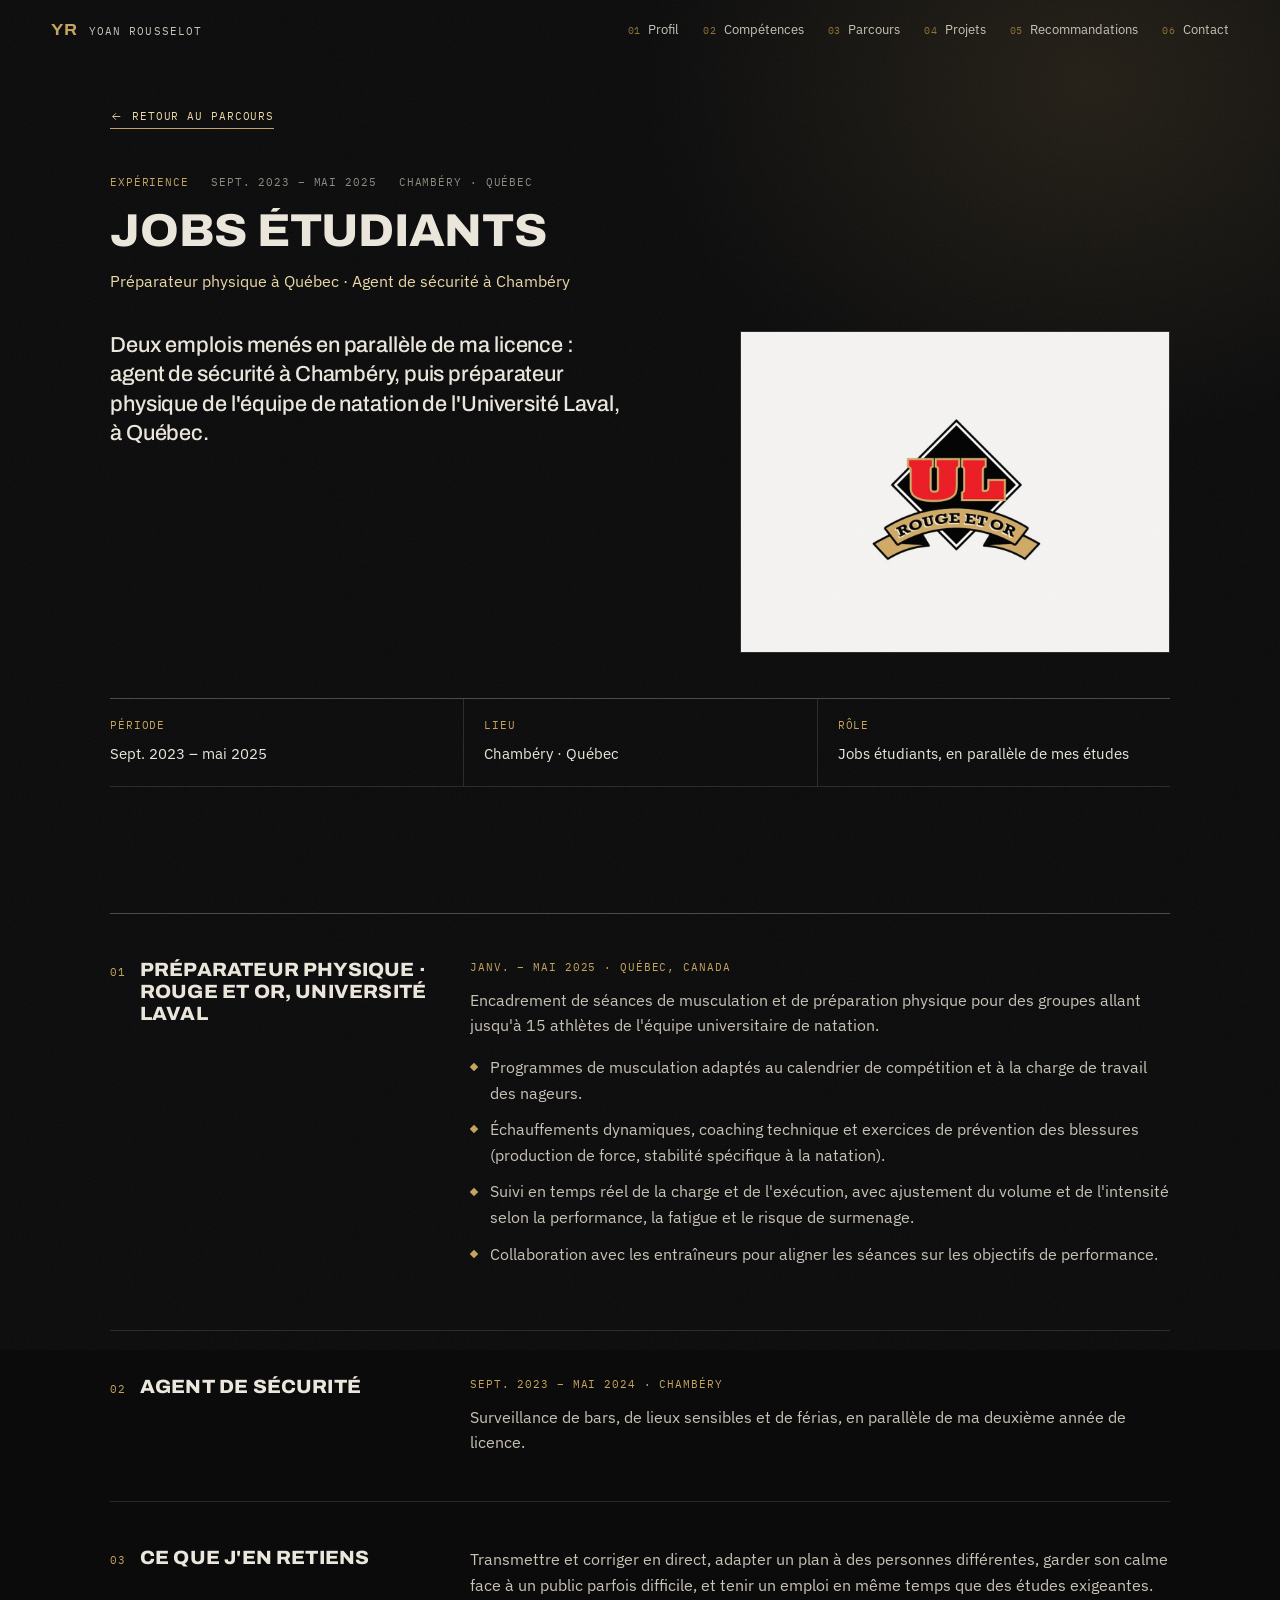
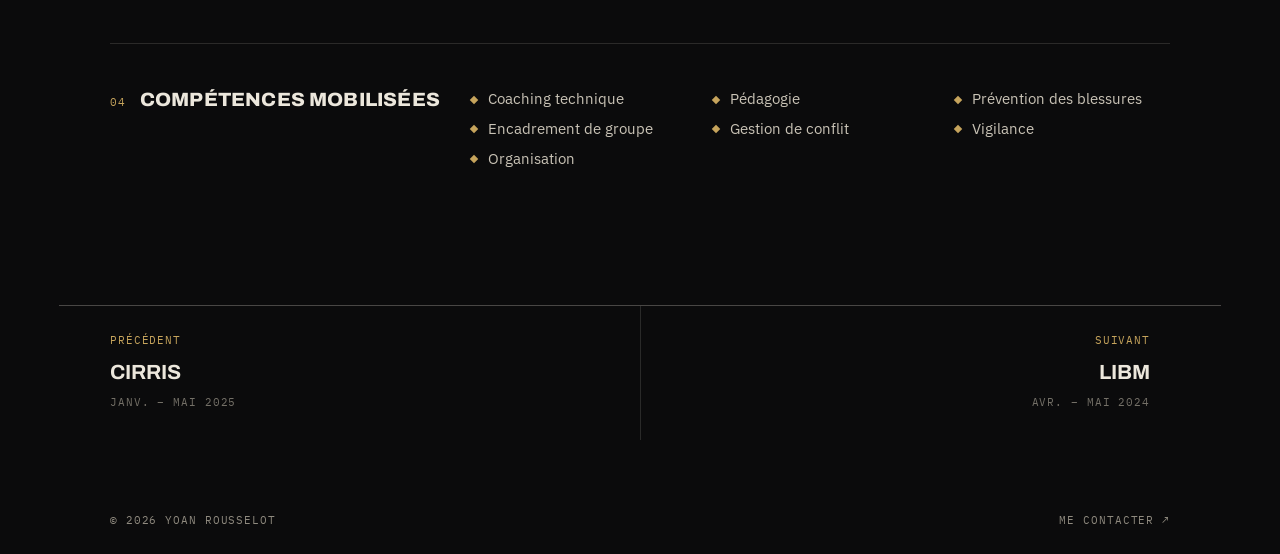
<file: experiences/jobs-etudiants.html>
<!doctype html>
<html lang="fr">
<head>
<meta charset="utf-8">
<meta name="viewport" content="width=device-width, initial-scale=1">
<title>Jobs étudiants · Yoan Rousselot</title>
<meta name="robots" content="noindex">
<meta name="theme-color" content="#0b0b0c">
<link rel="icon" href="../assets/img/favicon.svg" type="image/svg+xml">
<link rel="preconnect" href="https://fonts.googleapis.com">
<link rel="preconnect" href="https://fonts.gstatic.com" crossorigin>
<link rel="stylesheet" href="https://fonts.googleapis.com/css2?family=Archivo:wdth,wght@62..125,300..900&family=IBM+Plex+Mono:wght@400;500&family=IBM+Plex+Sans:ital,wght@0,400;0,500;0,600;1,400&display=swap">
<link rel="stylesheet" href="../assets/style.css">
</head>
<body>
<div class="grain" aria-hidden="true"></div>
<div class="progress" aria-hidden="true"><span></span></div>
<header class="top">
  <a class="mark" href="../index.html#top" aria-label="Accueil"><b>YR</b><span>Yoan Rousselot</span></a>
  <nav class="top-nav" aria-label="Navigation"><a href="../index.html#profil"><i class="mono">01</i>Profil</a><a href="../index.html#competences"><i class="mono">02</i>Compétences</a><a href="../index.html#parcours"><i class="mono">03</i>Parcours</a><a href="../index.html#projets"><i class="mono">04</i>Projets</a><a href="../index.html#recommandations"><i class="mono">05</i>Recommandations</a><a href="../index.html#contact"><i class="mono">06</i>Contact</a></nav>
  <button class="burger" aria-expanded="false" aria-label="Menu"><span></span><span></span></button>
</header>
<main>

<section class="d-hero" data-bg="#0b0b0c">
  <div class="col">
    <a class="tlink back" href="../index.html#parcours"><svg class="arr back-arr" viewBox="0 0 24 24" aria-hidden="true"><path d="M19 12H5M11 6l-6 6 6 6" fill="none" stroke="currentColor" stroke-width="1.6"/></svg>Retour au parcours</a>
    <p class="mono d-meta rv"><span class="idx">Expérience</span><span>Sept. 2023 – mai 2025</span><span>Chambéry · Québec</span></p>
    <h1 class="d-title"><span class="line"><span>Jobs étudiants</span></span></h1>
    <p class="d-org rv">Préparateur physique à Québec · Agent de sécurité à Chambéry</p>
    <div class="d-top has-cover">
      <p class="d-summary rv">Deux emplois menés en parallèle de ma licence : agent de sécurité à Chambéry, puis préparateur physique de l&#x27;équipe de natation de l&#x27;Université Laval, à Québec.</p>
      <figure class="d-cover rv"><img src="../assets/img/rouge-et-or-logo.jpg" alt=""></figure>
    </div>
    <dl class="facts rv"><div class="fact"><dt class="mono">Période</dt><dd>Sept. 2023 – mai 2025</dd></div><div class="fact"><dt class="mono">Lieu</dt><dd>Chambéry · Québec</dd></div><div class="fact"><dt class="mono">Rôle</dt><dd>Jobs étudiants, en parallèle de mes études</dd></div></dl>
    
  </div>
</section>
<section class="sec d-body" data-bg="#100f0d">
  <div class="col"><section class="d-block"><header class="d-block-head rv"><span class="mono idx">01</span><h2>Préparateur physique · Rouge et Or, Université Laval</h2></header><div class="d-content rv"><p class="meta-line">Janv. – mai 2025 · Québec, Canada</p><p>Encadrement de séances de musculation et de préparation physique pour des groupes allant jusqu'à 15 athlètes de l'équipe universitaire de natation.</p><ul><li>Programmes de musculation adaptés au calendrier de compétition et à la charge de travail des nageurs.</li><li>Échauffements dynamiques, coaching technique et exercices de prévention des blessures (production de force, stabilité spécifique à la natation).</li><li>Suivi en temps réel de la charge et de l'exécution, avec ajustement du volume et de l'intensité selon la performance, la fatigue et le risque de surmenage.</li><li>Collaboration avec les entraîneurs pour aligner les séances sur les objectifs de performance.</li></ul></div></section><section class="d-block"><header class="d-block-head rv"><span class="mono idx">02</span><h2>Agent de sécurité</h2></header><div class="d-content rv"><p class="meta-line">Sept. 2023 – mai 2024 · Chambéry</p><p>Surveillance de bars, de lieux sensibles et de férias, en parallèle de ma deuxième année de licence.</p></div></section><section class="d-block"><header class="d-block-head rv"><span class="mono idx">03</span><h2>Ce que j&#x27;en retiens</h2></header><div class="d-content rv"><p>Transmettre et corriger en direct, adapter un plan à des personnes différentes, garder son calme face à un public parfois difficile, et tenir un emploi en même temps que des études exigeantes.</p></div></section><section class="d-block"><header class="d-block-head rv"><span class="mono idx">04</span><h2>Compétences mobilisées</h2></header><div class="d-content rv"><ul class="dots three"><li>Coaching technique</li><li>Pédagogie</li><li>Prévention des blessures</li><li>Encadrement de groupe</li><li>Gestion de conflit</li><li>Vigilance</li><li>Organisation</li></ul></div></section></div>
</section>
<section class="d-end" data-bg="#0b0b0c">
  <nav class="col pn-row" aria-label="Autres pages">
    <a class="pn pn-prev" href="../experiences/cirris.html"><span class="mono">Précédent</span><strong>CIRRIS</strong><span class="mono dim">Janv. – mai 2025</span></a>
    <a class="pn pn-next" href="../experiences/libm.html"><span class="mono">Suivant</span><strong>LIBM</strong><span class="mono dim">Avr. – mai 2024</span></a>
  </nav>
  <footer class="foot col mono"><span>© 2026 Yoan Rousselot</span><a href="../index.html#contact">Me contacter ↗</a></footer>
</section>
</main>
<div class="lightbox" hidden role="dialog" aria-modal="true" aria-label="Image agrandie">
  <button class="lb-close mono" aria-label="Fermer">Fermer ×</button>
  <figure><img alt=""><figcaption class="mono"></figcaption></figure>
</div>
<script src="../assets/main.js" defer></script>
</body>
</html>
</file>
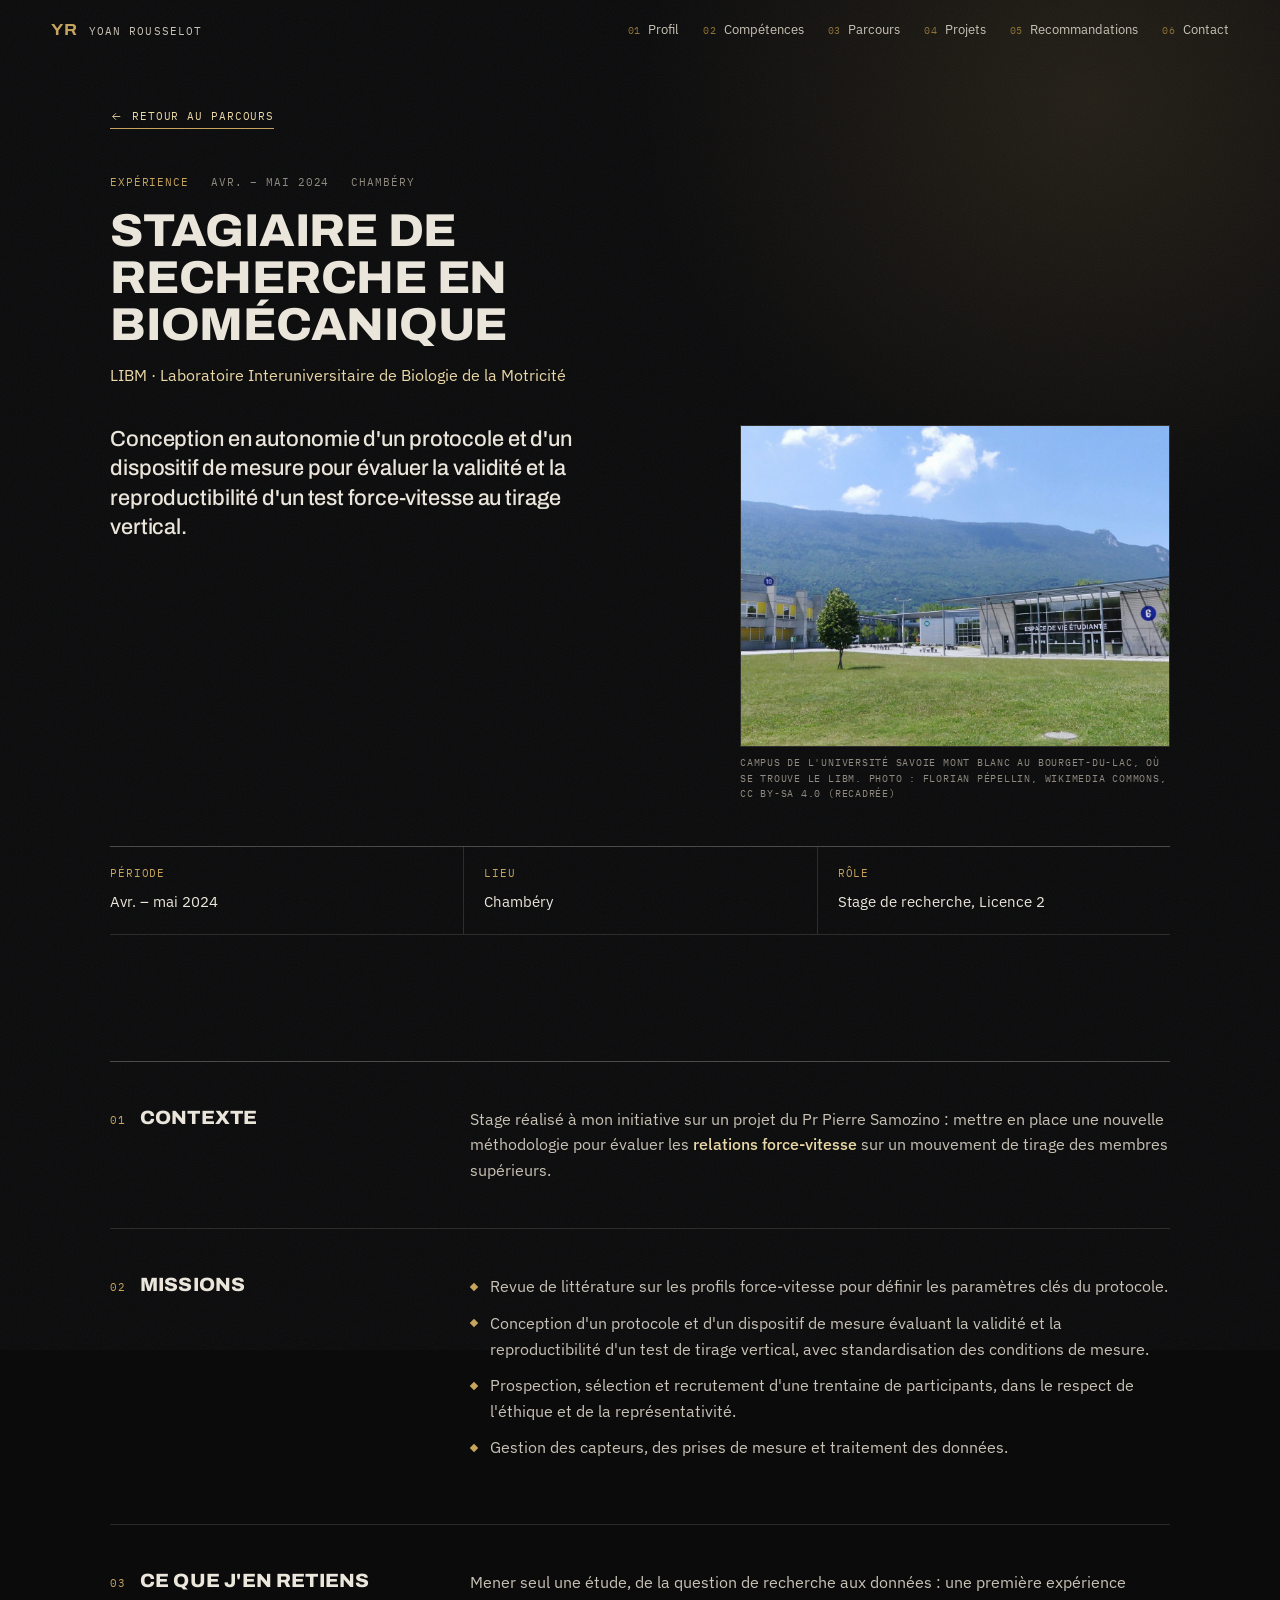
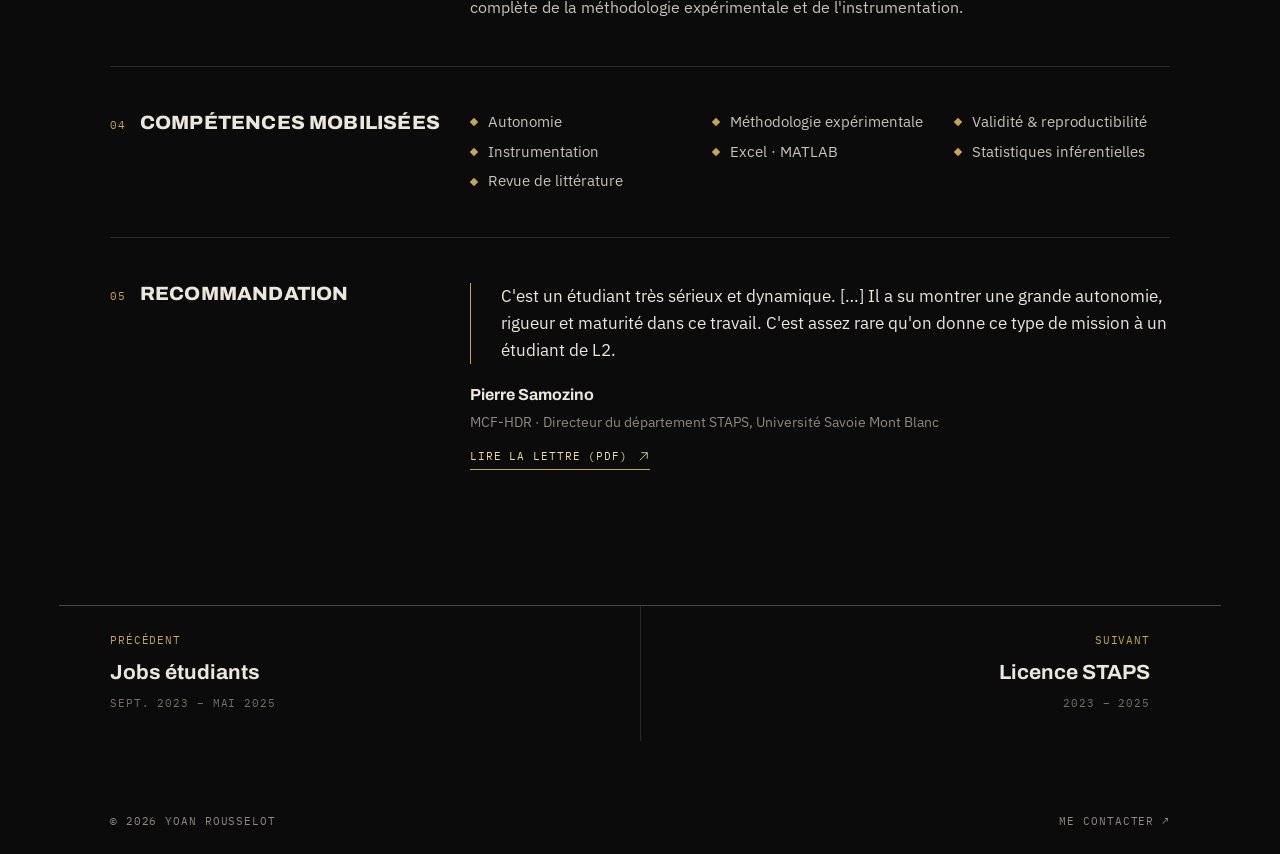
<file: experiences/libm.html>
<!doctype html>
<html lang="fr">
<head>
<meta charset="utf-8">
<meta name="viewport" content="width=device-width, initial-scale=1">
<title>Stagiaire de recherche en biomécanique · Yoan Rousselot</title>
<meta name="robots" content="noindex">
<meta name="theme-color" content="#0b0b0c">
<link rel="icon" href="../assets/img/favicon.svg" type="image/svg+xml">
<link rel="preconnect" href="https://fonts.googleapis.com">
<link rel="preconnect" href="https://fonts.gstatic.com" crossorigin>
<link rel="stylesheet" href="https://fonts.googleapis.com/css2?family=Archivo:wdth,wght@62..125,300..900&family=IBM+Plex+Mono:wght@400;500&family=IBM+Plex+Sans:ital,wght@0,400;0,500;0,600;1,400&display=swap">
<link rel="stylesheet" href="../assets/style.css">
</head>
<body>
<div class="grain" aria-hidden="true"></div>
<div class="progress" aria-hidden="true"><span></span></div>
<header class="top">
  <a class="mark" href="../index.html#top" aria-label="Accueil"><b>YR</b><span>Yoan Rousselot</span></a>
  <nav class="top-nav" aria-label="Navigation"><a href="../index.html#profil"><i class="mono">01</i>Profil</a><a href="../index.html#competences"><i class="mono">02</i>Compétences</a><a href="../index.html#parcours"><i class="mono">03</i>Parcours</a><a href="../index.html#projets"><i class="mono">04</i>Projets</a><a href="../index.html#recommandations"><i class="mono">05</i>Recommandations</a><a href="../index.html#contact"><i class="mono">06</i>Contact</a></nav>
  <button class="burger" aria-expanded="false" aria-label="Menu"><span></span><span></span></button>
</header>
<main>

<section class="d-hero" data-bg="#0b0b0c">
  <div class="col">
    <a class="tlink back" href="../index.html#parcours"><svg class="arr back-arr" viewBox="0 0 24 24" aria-hidden="true"><path d="M19 12H5M11 6l-6 6 6 6" fill="none" stroke="currentColor" stroke-width="1.6"/></svg>Retour au parcours</a>
    <p class="mono d-meta rv"><span class="idx">Expérience</span><span>Avr. – mai 2024</span><span>Chambéry</span></p>
    <h1 class="d-title"><span class="line"><span>Stagiaire de recherche en biomécanique</span></span></h1>
    <p class="d-org rv">LIBM · Laboratoire Interuniversitaire de Biologie de la Motricité</p>
    <div class="d-top has-cover">
      <p class="d-summary rv">Conception en autonomie d&#x27;un protocole et d&#x27;un dispositif de mesure pour évaluer la validité et la reproductibilité d&#x27;un test force-vitesse au tirage vertical.</p>
      <figure class="d-cover rv"><img src="../assets/img/libm-campus.jpg" alt=""><figcaption class="mono">Campus de l&#x27;Université Savoie Mont Blanc au Bourget-du-Lac, où se trouve le LIBM. Photo : Florian Pépellin, Wikimedia Commons, CC BY-SA 4.0 (recadrée)</figcaption></figure>
    </div>
    <dl class="facts rv"><div class="fact"><dt class="mono">Période</dt><dd>Avr. – mai 2024</dd></div><div class="fact"><dt class="mono">Lieu</dt><dd>Chambéry</dd></div><div class="fact"><dt class="mono">Rôle</dt><dd>Stage de recherche, Licence 2</dd></div></dl>
    
  </div>
</section>
<section class="sec d-body" data-bg="#100f0d">
  <div class="col"><section class="d-block"><header class="d-block-head rv"><span class="mono idx">01</span><h2>Contexte</h2></header><div class="d-content rv"><p>Stage réalisé à mon initiative sur un projet du Pr Pierre Samozino : mettre en place une nouvelle méthodologie pour évaluer les <strong>relations force-vitesse</strong> sur un mouvement de tirage des membres supérieurs.</p></div></section><section class="d-block"><header class="d-block-head rv"><span class="mono idx">02</span><h2>Missions</h2></header><div class="d-content rv"><ul><li>Revue de littérature sur les profils force-vitesse pour définir les paramètres clés du protocole.</li><li>Conception d'un protocole et d'un dispositif de mesure évaluant la validité et la reproductibilité d'un test de tirage vertical, avec standardisation des conditions de mesure.</li><li>Prospection, sélection et recrutement d'une trentaine de participants, dans le respect de l'éthique et de la représentativité.</li><li>Gestion des capteurs, des prises de mesure et traitement des données.</li></ul></div></section><section class="d-block"><header class="d-block-head rv"><span class="mono idx">03</span><h2>Ce que j&#x27;en retiens</h2></header><div class="d-content rv"><p>Mener seul une étude, de la question de recherche aux données : une première expérience complète de la méthodologie expérimentale et de l'instrumentation.</p></div></section><section class="d-block"><header class="d-block-head rv"><span class="mono idx">04</span><h2>Compétences mobilisées</h2></header><div class="d-content rv"><ul class="dots three"><li>Autonomie</li><li>Méthodologie expérimentale</li><li>Validité &amp; reproductibilité</li><li>Instrumentation</li><li>Excel · MATLAB</li><li>Statistiques inférentielles</li><li>Revue de littérature</li></ul></div></section><section class="d-block"><header class="d-block-head rv"><span class="mono idx">05</span><h2>Recommandation</h2></header>
  <figure class="d-content d-reco rv">
    <blockquote>C&#x27;est un étudiant très sérieux et dynamique. […] Il a su montrer une grande autonomie, rigueur et maturité dans ce travail. C&#x27;est assez rare qu&#x27;on donne ce type de mission à un étudiant de L2.</blockquote>
    <figcaption><strong>Pierre Samozino</strong><span>MCF-HDR · Directeur du département STAPS, Université Savoie Mont Blanc</span>
      <a class="tlink" href="../assets/docs/lettre-recommandation-usmb-libm.pdf" target="_blank" rel="noopener">Lire la lettre (PDF)<svg class="arr" viewBox="0 0 24 24" aria-hidden="true"><path d="M5 19L19 5M8 5h11v11" fill="none" stroke="currentColor" stroke-width="1.6"/></svg></a></figcaption>
  </figure></section></div>
</section>
<section class="d-end" data-bg="#0b0b0c">
  <nav class="col pn-row" aria-label="Autres pages">
    <a class="pn pn-prev" href="../experiences/jobs-etudiants.html"><span class="mono">Précédent</span><strong>Jobs étudiants</strong><span class="mono dim">Sept. 2023 – mai 2025</span></a>
    <a class="pn pn-next" href="../education/licence-staps.html"><span class="mono">Suivant</span><strong>Licence STAPS</strong><span class="mono dim">2023 – 2025</span></a>
  </nav>
  <footer class="foot col mono"><span>© 2026 Yoan Rousselot</span><a href="../index.html#contact">Me contacter ↗</a></footer>
</section>
</main>
<div class="lightbox" hidden role="dialog" aria-modal="true" aria-label="Image agrandie">
  <button class="lb-close mono" aria-label="Fermer">Fermer ×</button>
  <figure><img alt=""><figcaption class="mono"></figcaption></figure>
</div>
<script src="../assets/main.js" defer></script>
</body>
</html>
</file>
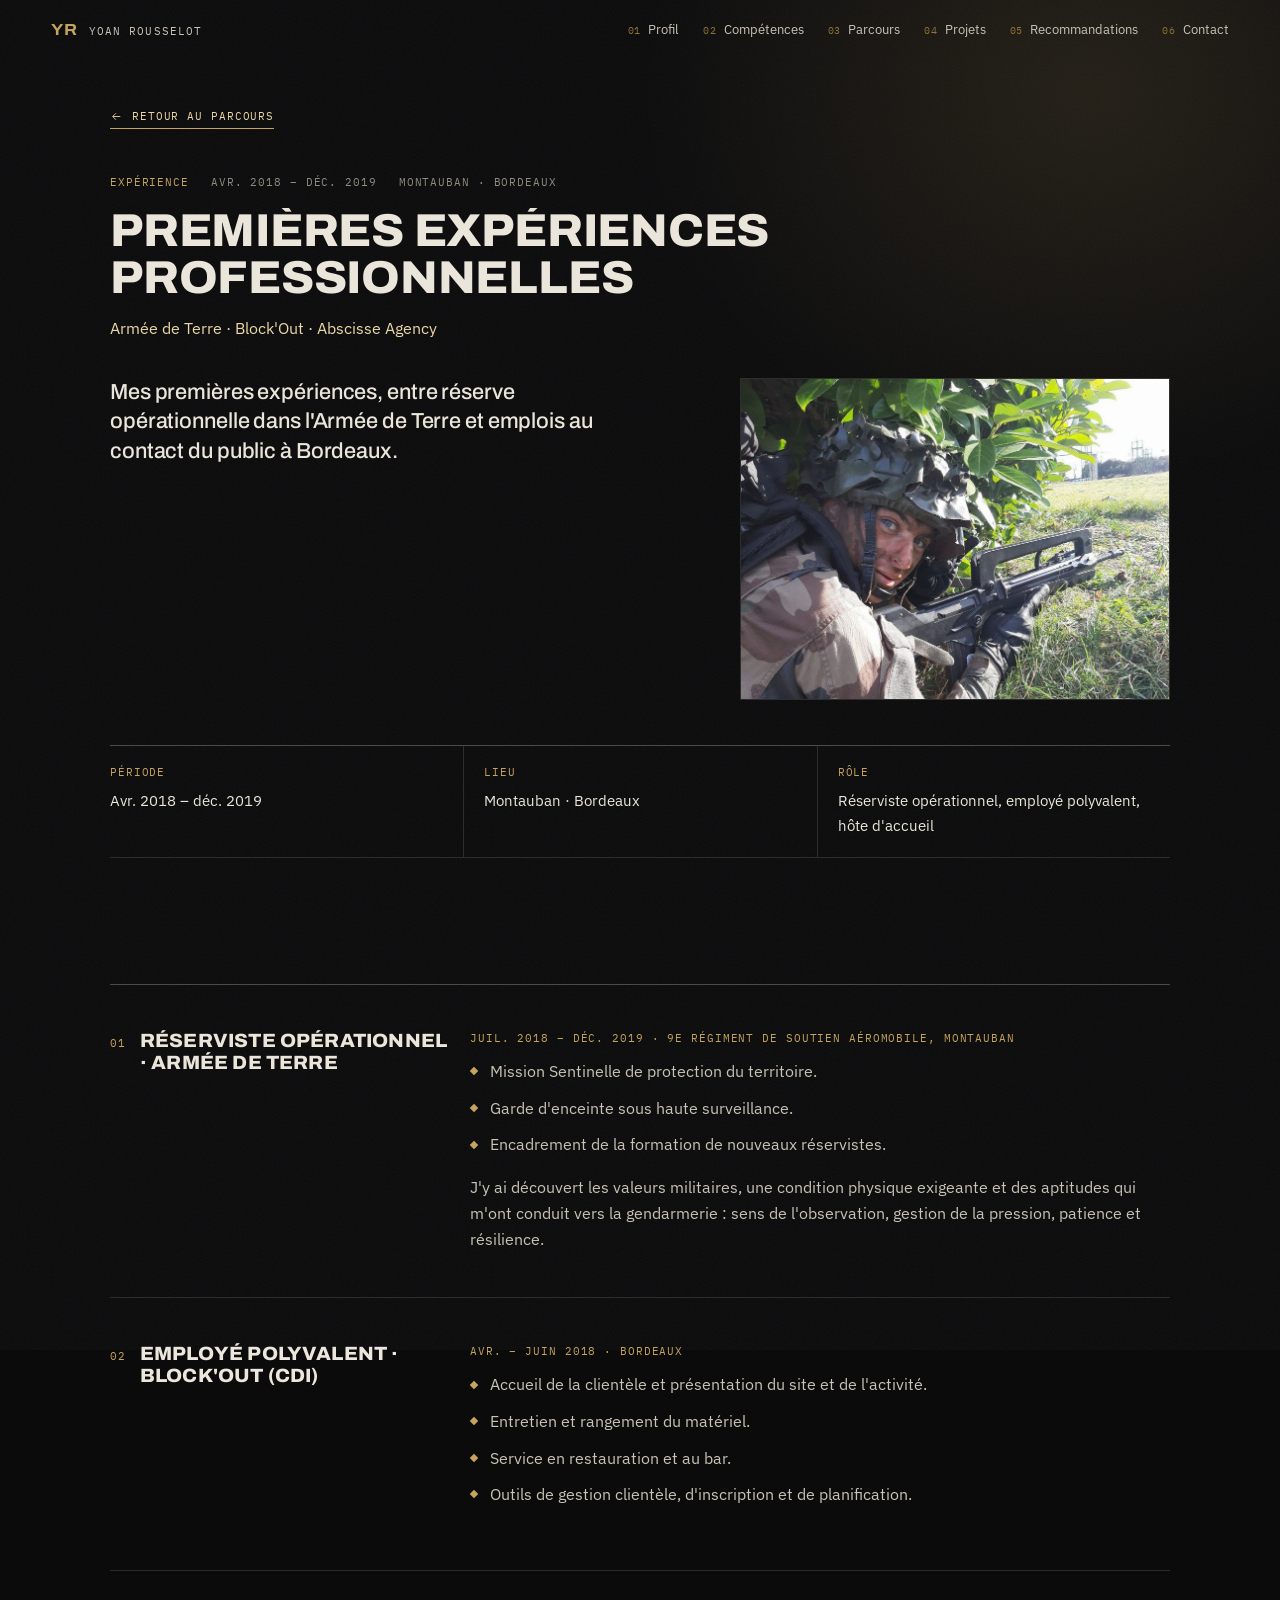
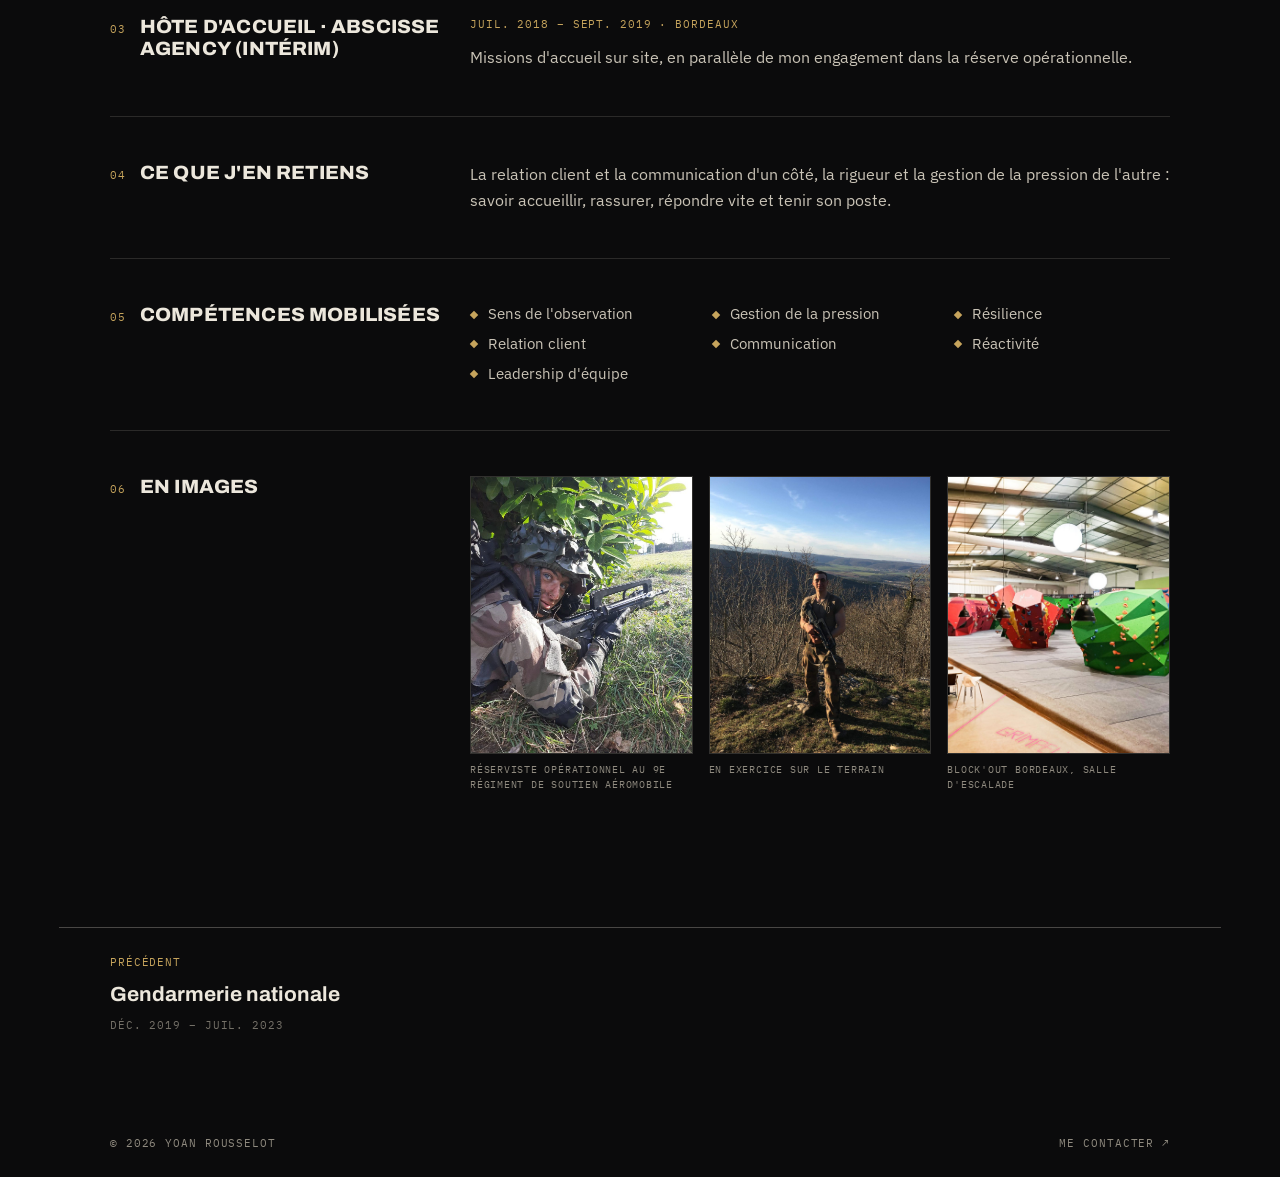
<file: experiences/premieres-experiences.html>
<!doctype html>
<html lang="fr">
<head>
<meta charset="utf-8">
<meta name="viewport" content="width=device-width, initial-scale=1">
<title>Premières expériences professionnelles · Yoan Rousselot</title>
<meta name="robots" content="noindex">
<meta name="theme-color" content="#0b0b0c">
<link rel="icon" href="../assets/img/favicon.svg" type="image/svg+xml">
<link rel="preconnect" href="https://fonts.googleapis.com">
<link rel="preconnect" href="https://fonts.gstatic.com" crossorigin>
<link rel="stylesheet" href="https://fonts.googleapis.com/css2?family=Archivo:wdth,wght@62..125,300..900&family=IBM+Plex+Mono:wght@400;500&family=IBM+Plex+Sans:ital,wght@0,400;0,500;0,600;1,400&display=swap">
<link rel="stylesheet" href="../assets/style.css">
</head>
<body>
<div class="grain" aria-hidden="true"></div>
<div class="progress" aria-hidden="true"><span></span></div>
<header class="top">
  <a class="mark" href="../index.html#top" aria-label="Accueil"><b>YR</b><span>Yoan Rousselot</span></a>
  <nav class="top-nav" aria-label="Navigation"><a href="../index.html#profil"><i class="mono">01</i>Profil</a><a href="../index.html#competences"><i class="mono">02</i>Compétences</a><a href="../index.html#parcours"><i class="mono">03</i>Parcours</a><a href="../index.html#projets"><i class="mono">04</i>Projets</a><a href="../index.html#recommandations"><i class="mono">05</i>Recommandations</a><a href="../index.html#contact"><i class="mono">06</i>Contact</a></nav>
  <button class="burger" aria-expanded="false" aria-label="Menu"><span></span><span></span></button>
</header>
<main>

<section class="d-hero" data-bg="#0b0b0c">
  <div class="col">
    <a class="tlink back" href="../index.html#parcours"><svg class="arr back-arr" viewBox="0 0 24 24" aria-hidden="true"><path d="M19 12H5M11 6l-6 6 6 6" fill="none" stroke="currentColor" stroke-width="1.6"/></svg>Retour au parcours</a>
    <p class="mono d-meta rv"><span class="idx">Expérience</span><span>Avr. 2018 – déc. 2019</span><span>Montauban · Bordeaux</span></p>
    <h1 class="d-title"><span class="line"><span>Premières expériences professionnelles</span></span></h1>
    <p class="d-org rv">Armée de Terre · Block&#x27;Out · Abscisse Agency</p>
    <div class="d-top has-cover">
      <p class="d-summary rv">Mes premières expériences, entre réserve opérationnelle dans l&#x27;Armée de Terre et emplois au contact du public à Bordeaux.</p>
      <figure class="d-cover rv"><img src="../assets/img/armee.jpg" alt=""></figure>
    </div>
    <dl class="facts rv"><div class="fact"><dt class="mono">Période</dt><dd>Avr. 2018 – déc. 2019</dd></div><div class="fact"><dt class="mono">Lieu</dt><dd>Montauban · Bordeaux</dd></div><div class="fact"><dt class="mono">Rôle</dt><dd>Réserviste opérationnel, employé polyvalent, hôte d&#x27;accueil</dd></div></dl>
    
  </div>
</section>
<section class="sec d-body" data-bg="#100f0d">
  <div class="col"><section class="d-block"><header class="d-block-head rv"><span class="mono idx">01</span><h2>Réserviste opérationnel · Armée de Terre</h2></header><div class="d-content rv"><p class="meta-line">Juil. 2018 – déc. 2019 · 9e Régiment de Soutien Aéromobile, Montauban</p><ul><li>Mission Sentinelle de protection du territoire.</li><li>Garde d'enceinte sous haute surveillance.</li><li>Encadrement de la formation de nouveaux réservistes.</li></ul><p>J'y ai découvert les valeurs militaires, une condition physique exigeante et des aptitudes qui m'ont conduit vers la gendarmerie : sens de l'observation, gestion de la pression, patience et résilience.</p></div></section><section class="d-block"><header class="d-block-head rv"><span class="mono idx">02</span><h2>Employé polyvalent · Block&#x27;Out (CDI)</h2></header><div class="d-content rv"><p class="meta-line">Avr. – juin 2018 · Bordeaux</p><ul><li>Accueil de la clientèle et présentation du site et de l'activité.</li><li>Entretien et rangement du matériel.</li><li>Service en restauration et au bar.</li><li>Outils de gestion clientèle, d'inscription et de planification.</li></ul></div></section><section class="d-block"><header class="d-block-head rv"><span class="mono idx">03</span><h2>Hôte d&#x27;accueil · Abscisse Agency (intérim)</h2></header><div class="d-content rv"><p class="meta-line">Juil. 2018 – sept. 2019 · Bordeaux</p><p>Missions d'accueil sur site, en parallèle de mon engagement dans la réserve opérationnelle.</p></div></section><section class="d-block"><header class="d-block-head rv"><span class="mono idx">04</span><h2>Ce que j&#x27;en retiens</h2></header><div class="d-content rv"><p>La relation client et la communication d'un côté, la rigueur et la gestion de la pression de l'autre : savoir accueillir, rassurer, répondre vite et tenir son poste.</p></div></section><section class="d-block"><header class="d-block-head rv"><span class="mono idx">05</span><h2>Compétences mobilisées</h2></header><div class="d-content rv"><ul class="dots three"><li>Sens de l&#x27;observation</li><li>Gestion de la pression</li><li>Résilience</li><li>Relation client</li><li>Communication</li><li>Réactivité</li><li>Leadership d&#x27;équipe</li></ul></div></section><section class="d-block"><header class="d-block-head rv"><span class="mono idx">06</span><h2>En images</h2></header><div class="d-content d-gallery rv"><figure class="g"><button class="zoom" data-src="../assets/img/armee.jpg" data-cap="Réserviste opérationnel au 9e Régiment de Soutien Aéromobile" aria-label="Agrandir : Réserviste opérationnel au 9e Régiment de Soutien Aéromobile"><img src="../assets/img/armee.jpg" alt="Réserviste opérationnel au 9e Régiment de Soutien Aéromobile" loading="lazy"></button><figcaption class="mono">Réserviste opérationnel au 9e Régiment de Soutien Aéromobile</figcaption></figure><figure class="g"><button class="zoom" data-src="../assets/img/armee-terrain.jpg" data-cap="En exercice sur le terrain" aria-label="Agrandir : En exercice sur le terrain"><img src="../assets/img/armee-terrain.jpg" alt="En exercice sur le terrain" loading="lazy"></button><figcaption class="mono">En exercice sur le terrain</figcaption></figure><figure class="g"><button class="zoom" data-src="../assets/img/blockout.jpg" data-cap="Block&#x27;Out Bordeaux, salle d&#x27;escalade" aria-label="Agrandir : Block&#x27;Out Bordeaux, salle d&#x27;escalade"><img src="../assets/img/blockout.jpg" alt="Block&#x27;Out Bordeaux, salle d&#x27;escalade" loading="lazy"></button><figcaption class="mono">Block&#x27;Out Bordeaux, salle d&#x27;escalade</figcaption></figure></div></section></div>
</section>
<section class="d-end" data-bg="#0b0b0c">
  <nav class="col pn-row" aria-label="Autres pages">
    <a class="pn pn-prev" href="../experiences/gendarmerie.html"><span class="mono">Précédent</span><strong>Gendarmerie nationale</strong><span class="mono dim">Déc. 2019 – juil. 2023</span></a>
    <span></span>
  </nav>
  <footer class="foot col mono"><span>© 2026 Yoan Rousselot</span><a href="../index.html#contact">Me contacter ↗</a></footer>
</section>
</main>
<div class="lightbox" hidden role="dialog" aria-modal="true" aria-label="Image agrandie">
  <button class="lb-close mono" aria-label="Fermer">Fermer ×</button>
  <figure><img alt=""><figcaption class="mono"></figcaption></figure>
</div>
<script src="../assets/main.js" defer></script>
</body>
</html>
</file>
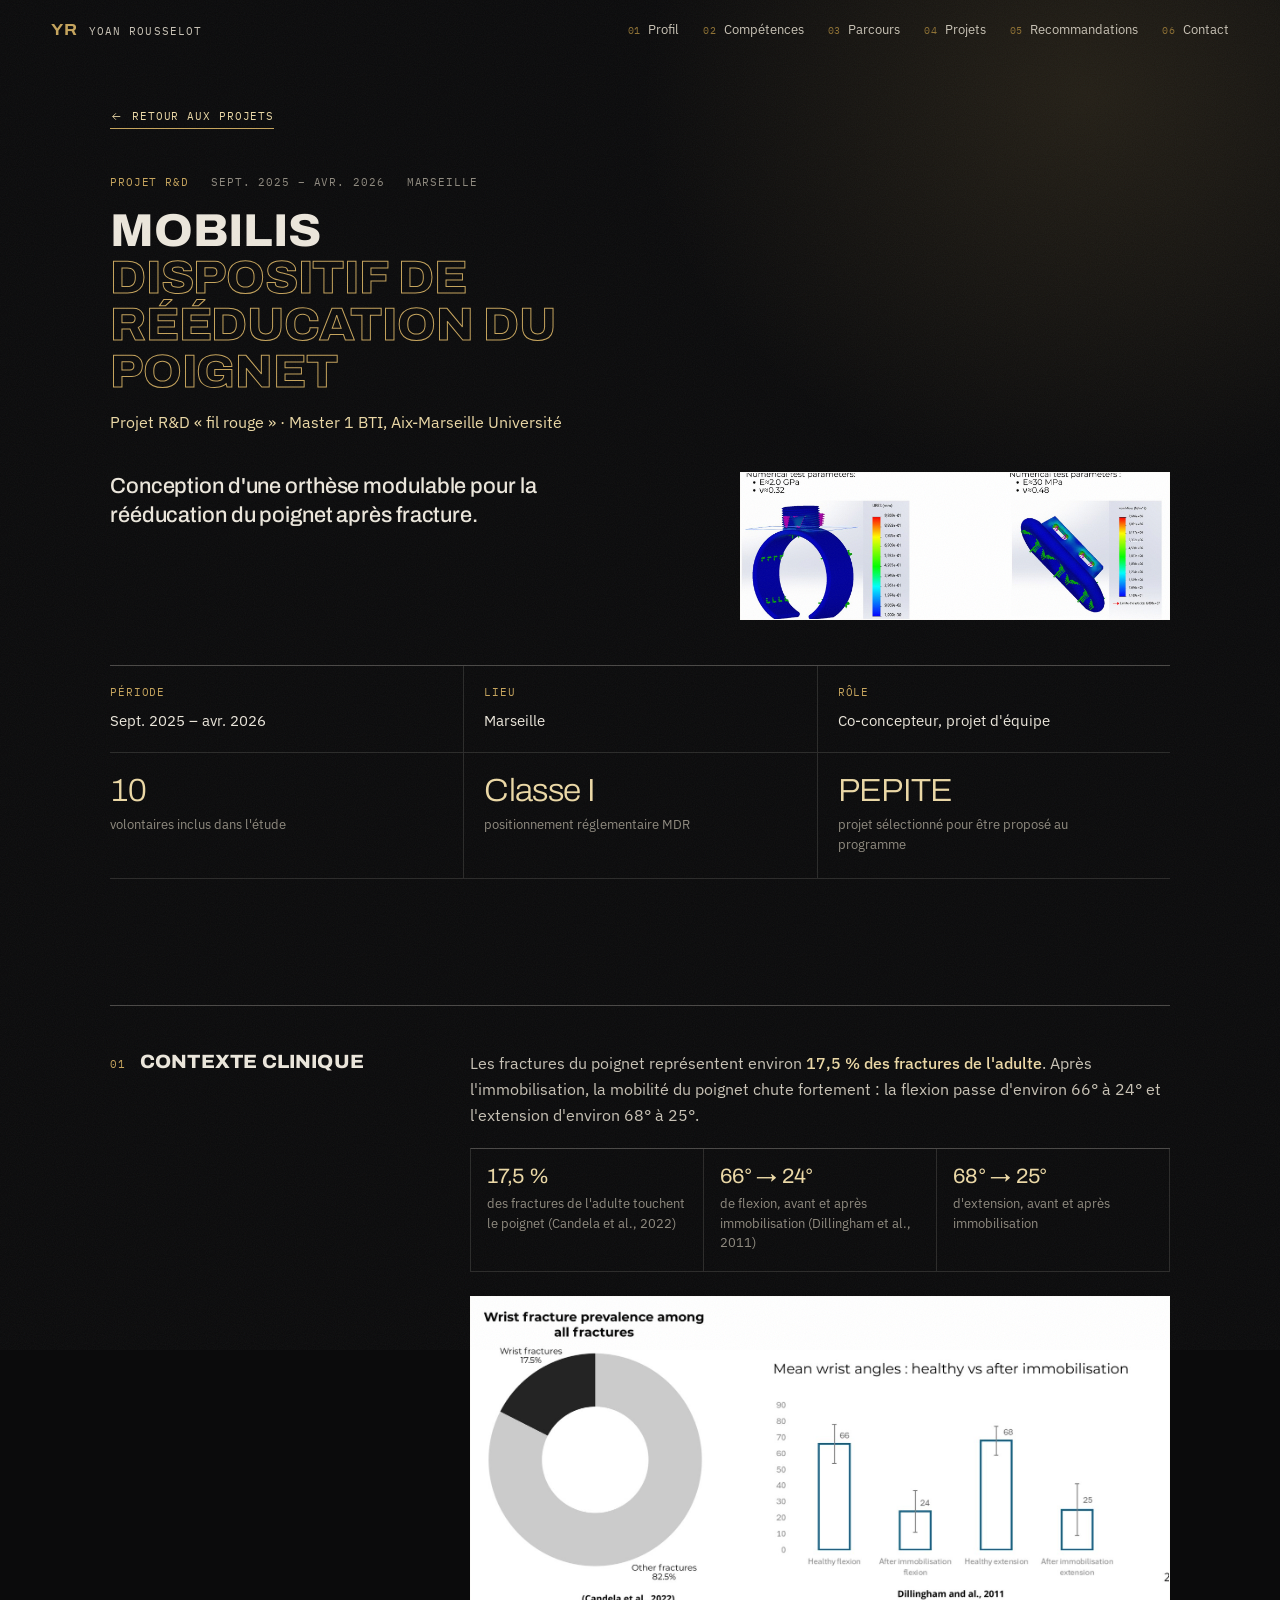
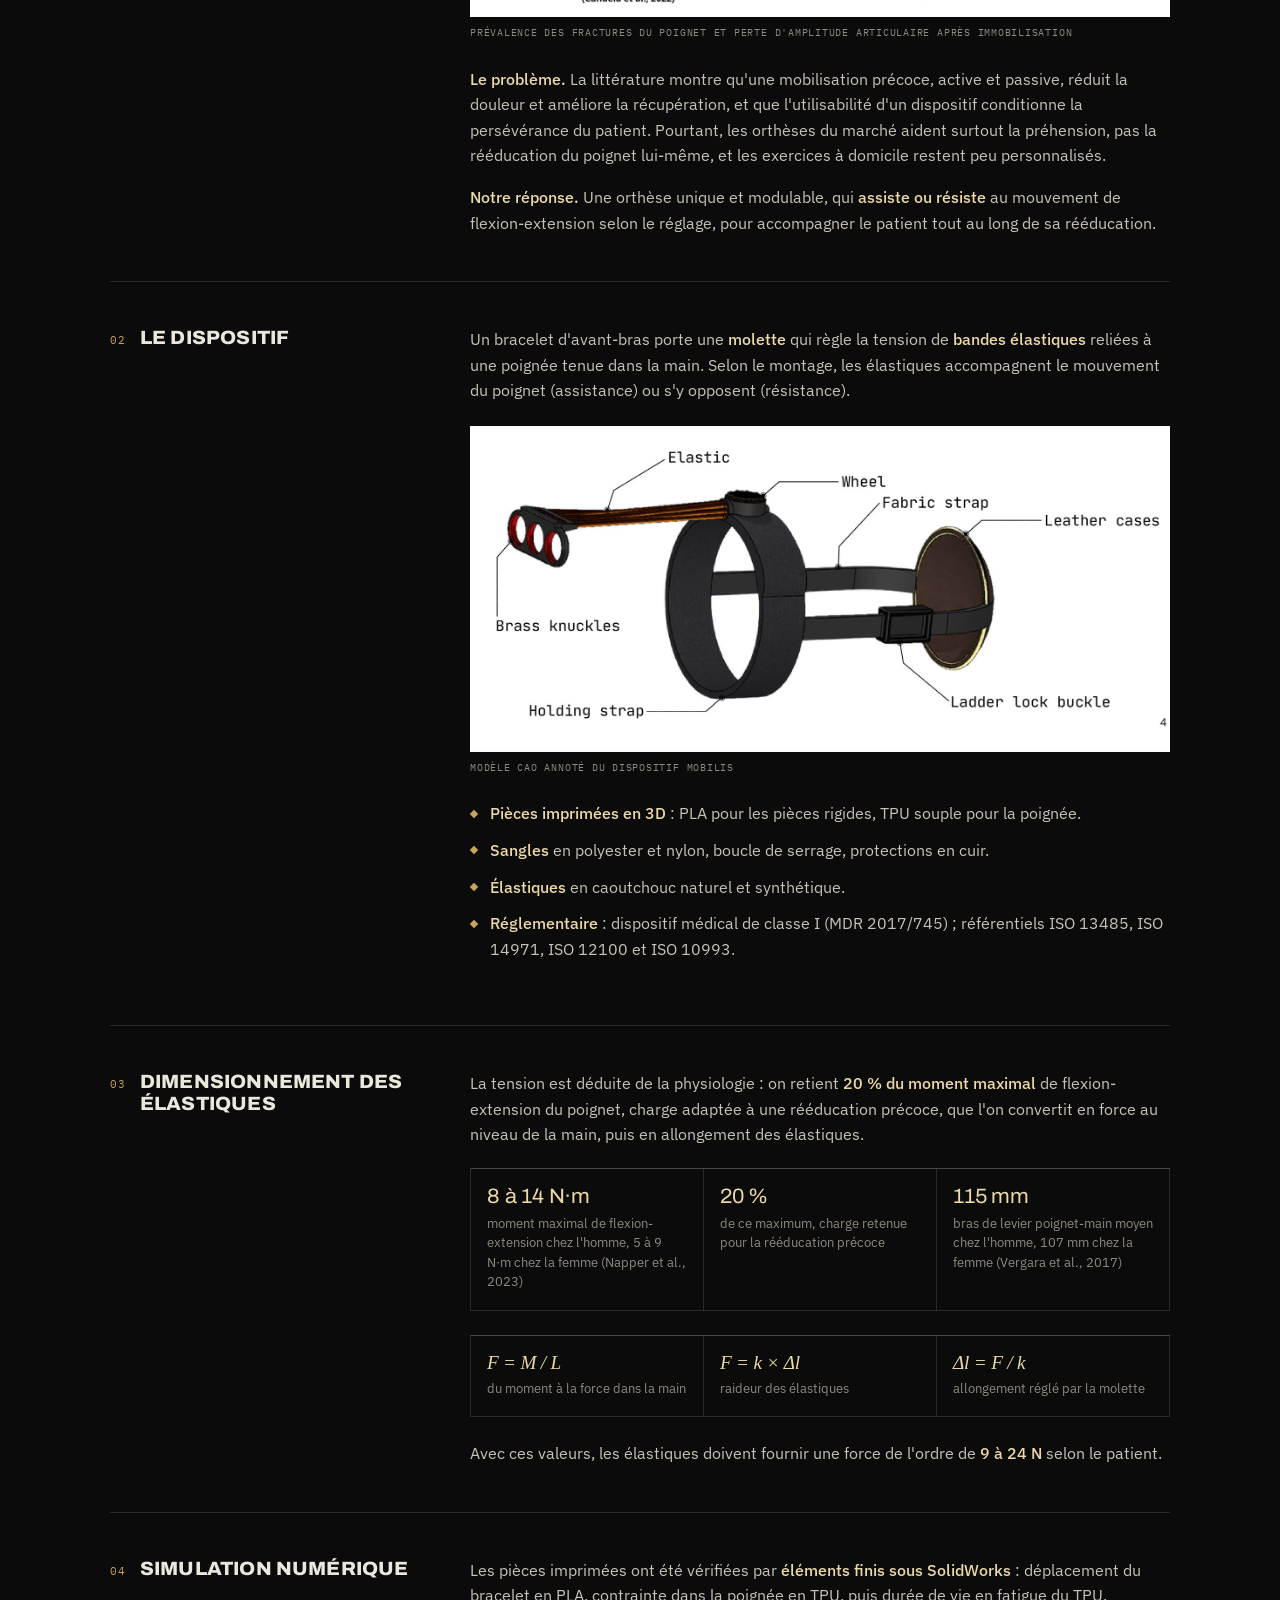
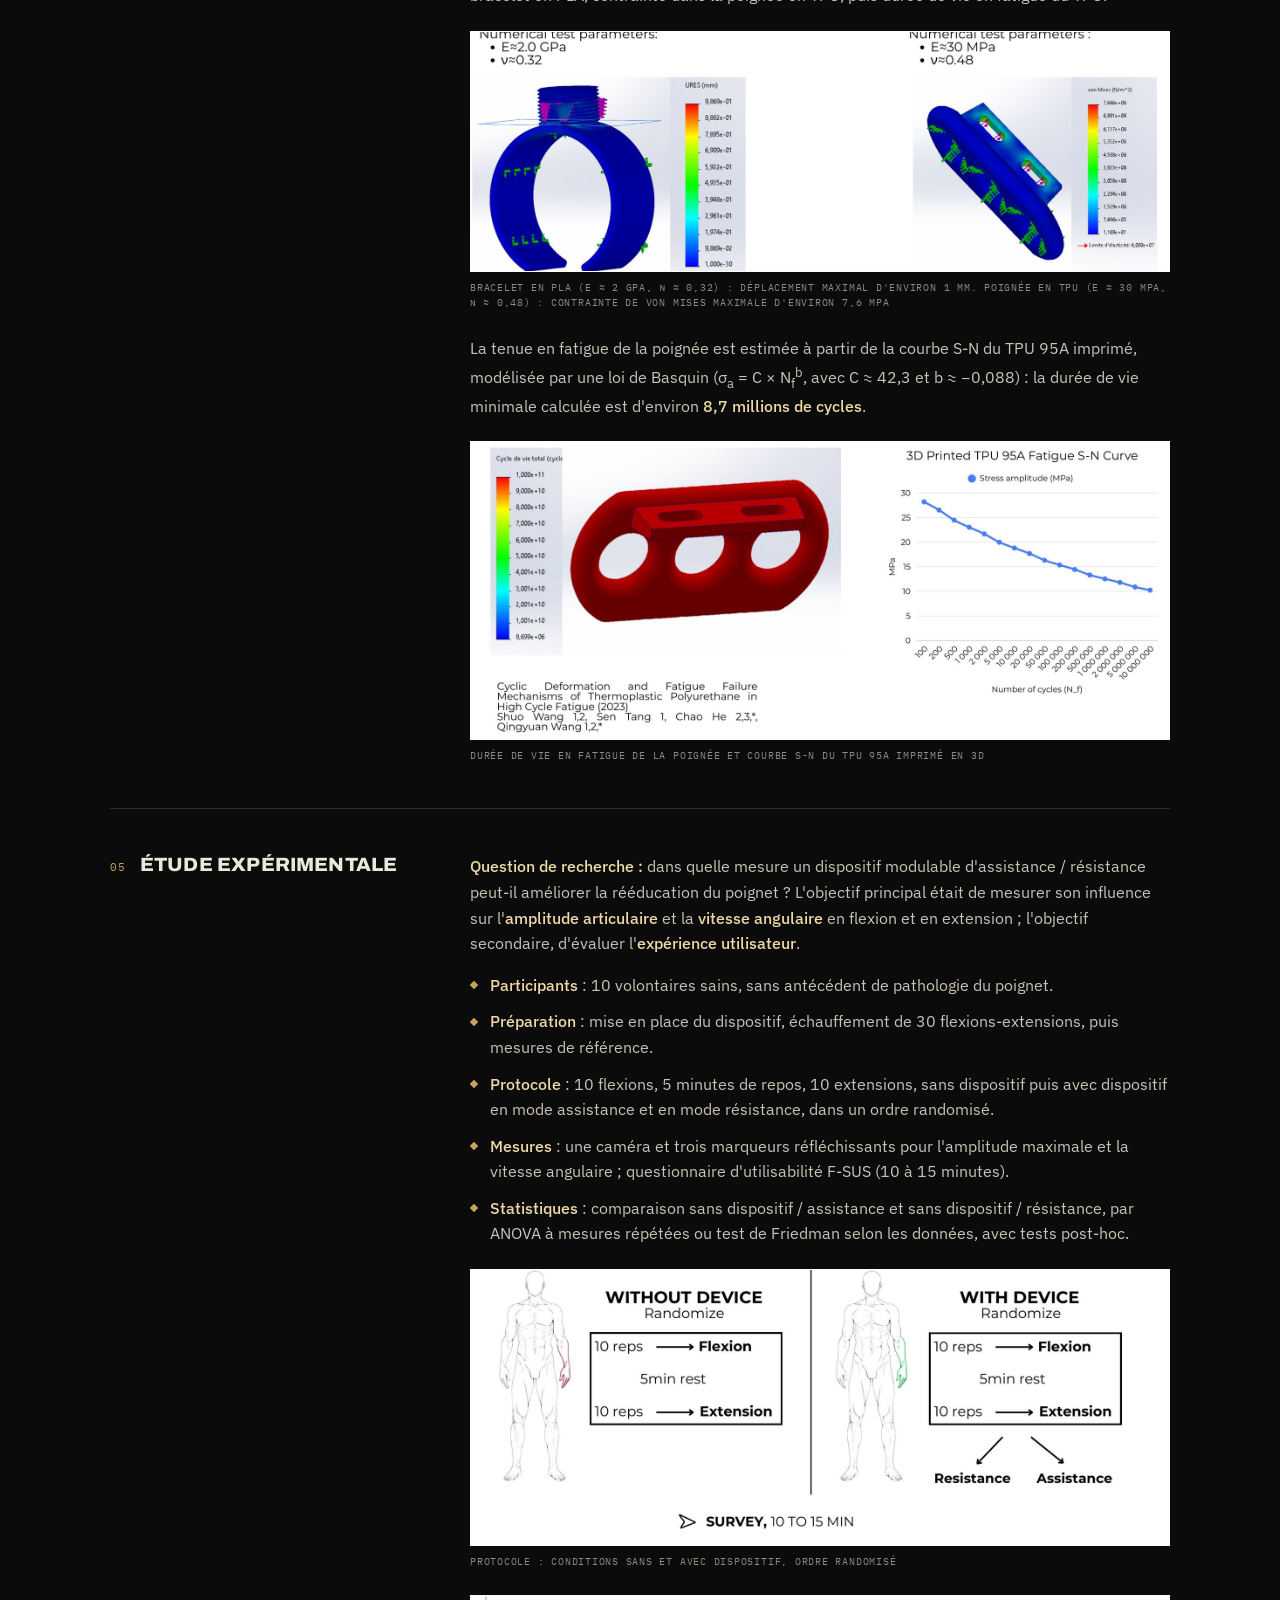
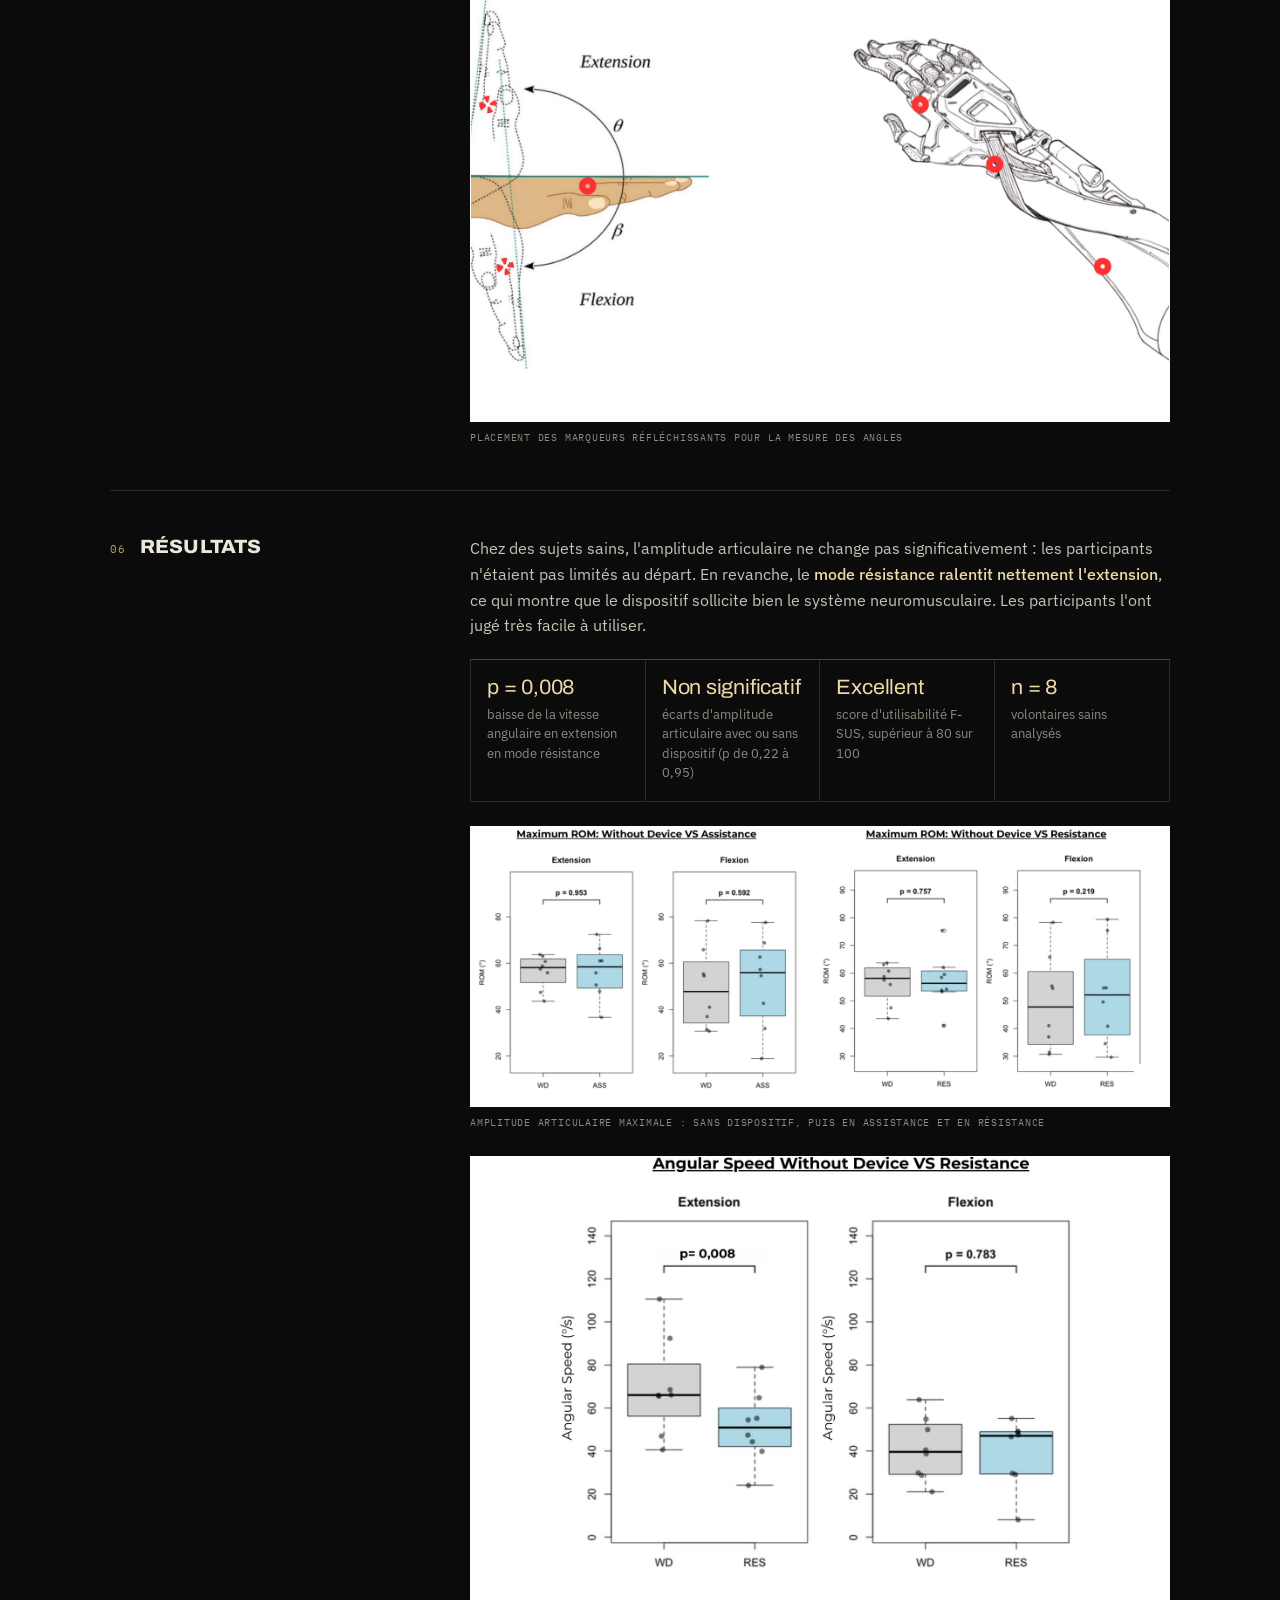
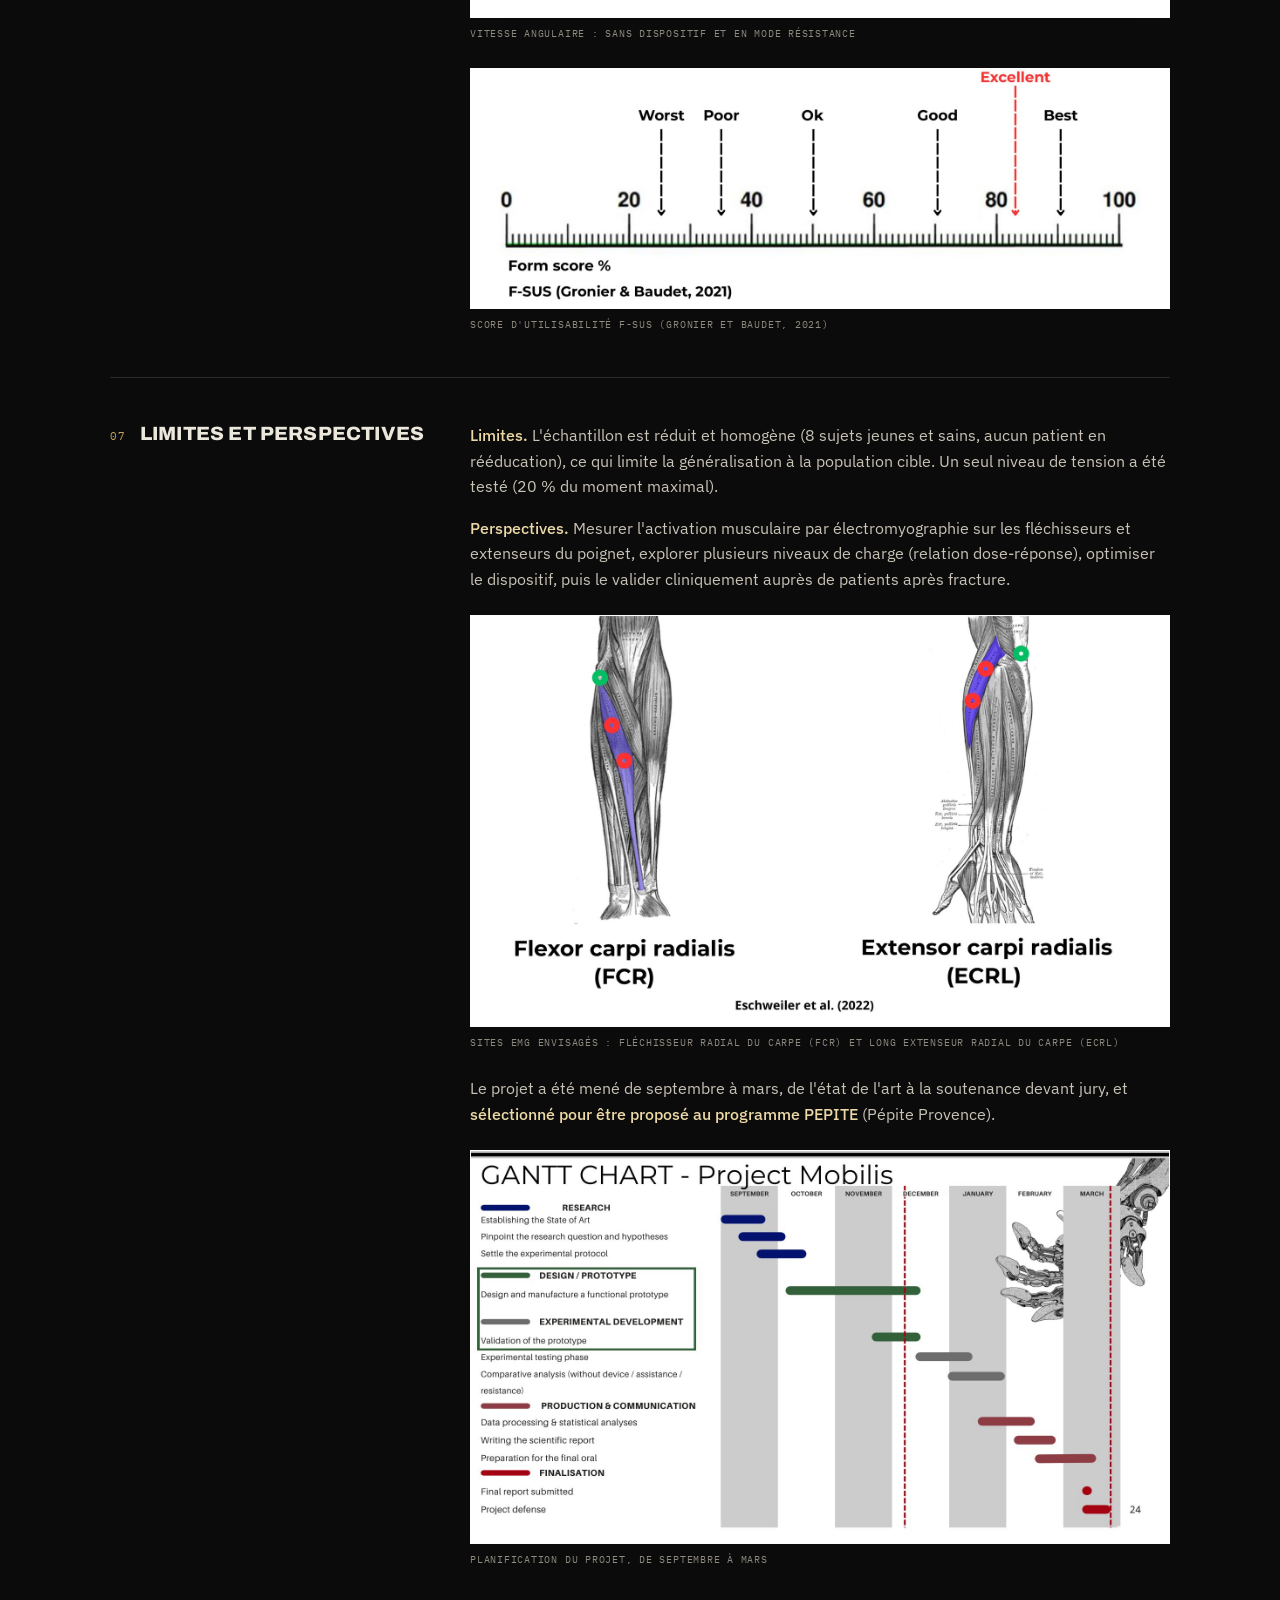
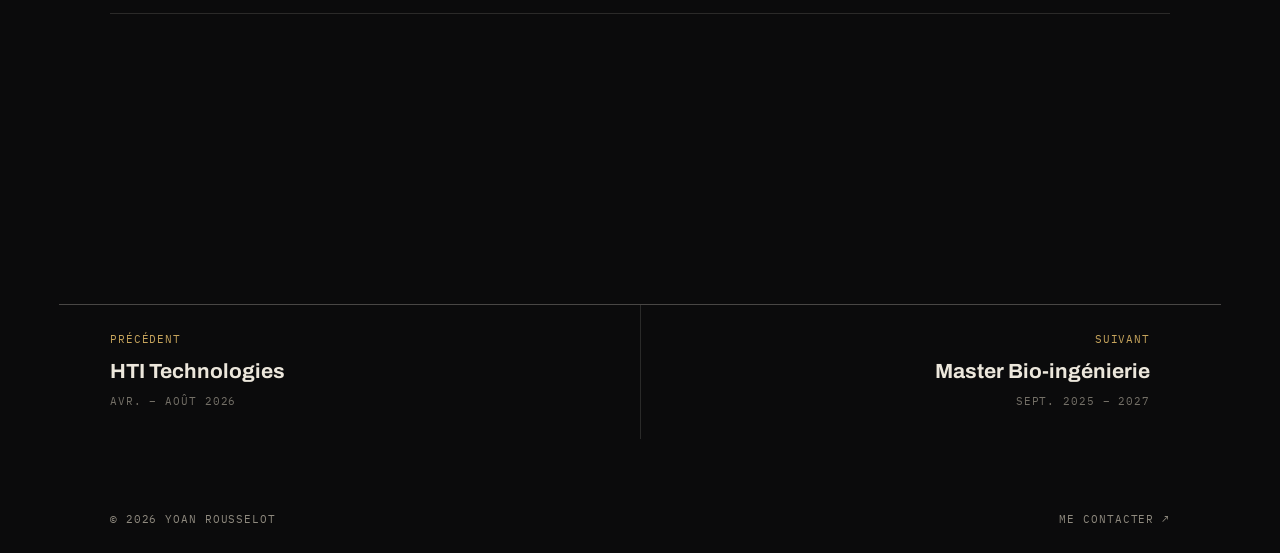
<file: projects/mobilis.html>
<!doctype html>
<html lang="fr">
<head>
<meta charset="utf-8">
<meta name="viewport" content="width=device-width, initial-scale=1">
<title>Mobilis : dispositif de rééducation du poignet · Yoan Rousselot</title>
<meta name="robots" content="noindex">
<meta name="theme-color" content="#0b0b0c">
<link rel="icon" href="../assets/img/favicon.svg" type="image/svg+xml">
<link rel="preconnect" href="https://fonts.googleapis.com">
<link rel="preconnect" href="https://fonts.gstatic.com" crossorigin>
<link rel="stylesheet" href="https://fonts.googleapis.com/css2?family=Archivo:wdth,wght@62..125,300..900&family=IBM+Plex+Mono:wght@400;500&family=IBM+Plex+Sans:ital,wght@0,400;0,500;0,600;1,400&display=swap">
<link rel="stylesheet" href="../assets/style.css">
</head>
<body>
<div class="grain" aria-hidden="true"></div>
<div class="progress" aria-hidden="true"><span></span></div>
<header class="top">
  <a class="mark" href="../index.html#top" aria-label="Accueil"><b>YR</b><span>Yoan Rousselot</span></a>
  <nav class="top-nav" aria-label="Navigation"><a href="../index.html#profil"><i class="mono">01</i>Profil</a><a href="../index.html#competences"><i class="mono">02</i>Compétences</a><a href="../index.html#parcours"><i class="mono">03</i>Parcours</a><a href="../index.html#projets"><i class="mono">04</i>Projets</a><a href="../index.html#recommandations"><i class="mono">05</i>Recommandations</a><a href="../index.html#contact"><i class="mono">06</i>Contact</a></nav>
  <button class="burger" aria-expanded="false" aria-label="Menu"><span></span><span></span></button>
</header>
<main>

<section class="d-hero" data-bg="#0b0b0c">
  <div class="col">
    <a class="tlink back" href="../index.html#projets"><svg class="arr back-arr" viewBox="0 0 24 24" aria-hidden="true"><path d="M19 12H5M11 6l-6 6 6 6" fill="none" stroke="currentColor" stroke-width="1.6"/></svg>Retour aux projets</a>
    <p class="mono d-meta rv"><span class="idx">Projet R&amp;D</span><span>Sept. 2025 – avr. 2026</span><span>Marseille</span></p>
    <h1 class="d-title"><span class="line"><span>Mobilis</span></span><span class="line"><span>dispositif de rééducation du poignet</span></span></h1>
    <p class="d-org rv">Projet R&amp;D « fil rouge » · Master 1 BTI, Aix-Marseille Université</p>
    <div class="d-top has-cover">
      <p class="d-summary rv">Conception d&#x27;une orthèse modulable pour la rééducation du poignet après fracture.</p>
      <figure class="d-cover plan rv"><img src="../assets/img/mobilis-simulation.jpg" alt=""></figure>
    </div>
    <dl class="facts rv"><div class="fact"><dt class="mono">Période</dt><dd>Sept. 2025 – avr. 2026</dd></div><div class="fact"><dt class="mono">Lieu</dt><dd>Marseille</dd></div><div class="fact"><dt class="mono">Rôle</dt><dd>Co-concepteur, projet d&#x27;équipe</dd></div></dl>
    <div class="stats d-stats"><div class="stat rv"><span class="stat-v">10</span><span class="stat-l">volontaires inclus dans l&#x27;étude</span></div><div class="stat rv"><span class="stat-v">Classe I</span><span class="stat-l">positionnement réglementaire MDR</span></div><div class="stat rv"><span class="stat-v">PEPITE</span><span class="stat-l">projet sélectionné pour être proposé au programme</span></div></div>
  </div>
</section>
<section class="sec d-body" data-bg="#100f0d">
  <div class="col"><section class="d-block"><header class="d-block-head rv"><span class="mono idx">01</span><h2>Contexte clinique</h2></header><div class="d-content rv"><p>Les fractures du poignet représentent environ <strong>17,5 % des fractures de l'adulte</strong>. Après l'immobilisation, la mobilité du poignet chute fortement : la flexion passe d'environ 66° à 24° et l'extension d'environ 68° à 25°.</p><div class="tiles"><div class="tile"><span class="tile-v">17,5 %</span><span class="tile-l">des fractures de l&#x27;adulte touchent le poignet (Candela et al., 2022)</span></div><div class="tile"><span class="tile-v">66° → 24°</span><span class="tile-l">de flexion, avant et après immobilisation (Dillingham et al., 2011)</span></div><div class="tile"><span class="tile-v">68° → 25°</span><span class="tile-l">d&#x27;extension, avant et après immobilisation</span></div></div><figure class="d-fig plan"><button class="zoom" data-src="../assets/img/mobilis-contexte.jpg" data-cap="Prévalence des fractures du poignet et perte d&#x27;amplitude articulaire après immobilisation" aria-label="Agrandir : Prévalence des fractures du poignet et perte d&#x27;amplitude articulaire après immobilisation"><img src="../assets/img/mobilis-contexte.jpg" alt="Prévalence des fractures du poignet et perte d&#x27;amplitude articulaire après immobilisation" loading="lazy"></button><figcaption class="mono">Prévalence des fractures du poignet et perte d&#x27;amplitude articulaire après immobilisation</figcaption></figure><p><strong>Le problème.</strong> La littérature montre qu'une mobilisation précoce, active et passive, réduit la douleur et améliore la récupération, et que l'utilisabilité d'un dispositif conditionne la persévérance du patient. Pourtant, les orthèses du marché aident surtout la préhension, pas la rééducation du poignet lui-même, et les exercices à domicile restent peu personnalisés.</p><p><strong>Notre réponse.</strong> Une orthèse unique et modulable, qui <strong>assiste ou résiste</strong> au mouvement de flexion-extension selon le réglage, pour accompagner le patient tout au long de sa rééducation.</p></div></section><section class="d-block"><header class="d-block-head rv"><span class="mono idx">02</span><h2>Le dispositif</h2></header><div class="d-content rv"><p>Un bracelet d'avant-bras porte une <strong>molette</strong> qui règle la tension de <strong>bandes élastiques</strong> reliées à une poignée tenue dans la main. Selon le montage, les élastiques accompagnent le mouvement du poignet (assistance) ou s'y opposent (résistance).</p><figure class="d-fig plan"><button class="zoom" data-src="../assets/img/mobilis-dispositif.jpg" data-cap="Modèle CAO annoté du dispositif Mobilis" aria-label="Agrandir : Modèle CAO annoté du dispositif Mobilis"><img src="../assets/img/mobilis-dispositif.jpg" alt="Modèle CAO annoté du dispositif Mobilis" loading="lazy"></button><figcaption class="mono">Modèle CAO annoté du dispositif Mobilis</figcaption></figure><ul><li><strong>Pièces imprimées en 3D</strong> : PLA pour les pièces rigides, TPU souple pour la poignée.</li><li><strong>Sangles</strong> en polyester et nylon, boucle de serrage, protections en cuir.</li><li><strong>Élastiques</strong> en caoutchouc naturel et synthétique.</li><li><strong>Réglementaire</strong> : dispositif médical de classe I (MDR 2017/745) ; référentiels ISO 13485, ISO 14971, ISO 12100 et ISO 10993.</li></ul></div></section><section class="d-block"><header class="d-block-head rv"><span class="mono idx">03</span><h2>Dimensionnement des élastiques</h2></header><div class="d-content rv"><p>La tension est déduite de la physiologie : on retient <strong>20 % du moment maximal</strong> de flexion-extension du poignet, charge adaptée à une rééducation précoce, que l'on convertit en force au niveau de la main, puis en allongement des élastiques.</p><div class="tiles"><div class="tile"><span class="tile-v">8 à 14 N·m</span><span class="tile-l">moment maximal de flexion-extension chez l&#x27;homme, 5 à 9 N·m chez la femme (Napper et al., 2023)</span></div><div class="tile"><span class="tile-v">20 %</span><span class="tile-l">de ce maximum, charge retenue pour la rééducation précoce</span></div><div class="tile"><span class="tile-v">115 mm</span><span class="tile-l">bras de levier poignet-main moyen chez l&#x27;homme, 107 mm chez la femme (Vergara et al., 2017)</span></div></div><div class="tiles formulas"><div class="tile"><span class="tile-v">F = M / L</span><span class="tile-l">du moment à la force dans la main</span></div><div class="tile"><span class="tile-v">F = k × Δl</span><span class="tile-l">raideur des élastiques</span></div><div class="tile"><span class="tile-v">Δl = F / k</span><span class="tile-l">allongement réglé par la molette</span></div></div><p>Avec ces valeurs, les élastiques doivent fournir une force de l'ordre de <strong>9 à 24 N</strong> selon le patient.</p></div></section><section class="d-block"><header class="d-block-head rv"><span class="mono idx">04</span><h2>Simulation numérique</h2></header><div class="d-content rv"><p>Les pièces imprimées ont été vérifiées par <strong>éléments finis sous SolidWorks</strong> : déplacement du bracelet en PLA, contrainte dans la poignée en TPU, puis durée de vie en fatigue du TPU.</p><figure class="d-fig plan"><button class="zoom" data-src="../assets/img/mobilis-simulation.jpg" data-cap="Bracelet en PLA (E ≈ 2 GPa, ν ≈ 0,32) : déplacement maximal d&#x27;environ 1 mm. Poignée en TPU (E ≈ 30 MPa, ν ≈ 0,48) : contrainte de von Mises maximale d&#x27;environ 7,6 MPa" aria-label="Agrandir : Bracelet en PLA (E ≈ 2 GPa, ν ≈ 0,32) : déplacement maximal d&#x27;environ 1 mm. Poignée en TPU (E ≈ 30 MPa, ν ≈ 0,48) : contrainte de von Mises maximale d&#x27;environ 7,6 MPa"><img src="../assets/img/mobilis-simulation.jpg" alt="Bracelet en PLA (E ≈ 2 GPa, ν ≈ 0,32) : déplacement maximal d&#x27;environ 1 mm. Poignée en TPU (E ≈ 30 MPa, ν ≈ 0,48) : contrainte de von Mises maximale d&#x27;environ 7,6 MPa" loading="lazy"></button><figcaption class="mono">Bracelet en PLA (E ≈ 2 GPa, ν ≈ 0,32) : déplacement maximal d&#x27;environ 1 mm. Poignée en TPU (E ≈ 30 MPa, ν ≈ 0,48) : contrainte de von Mises maximale d&#x27;environ 7,6 MPa</figcaption></figure><p>La tenue en fatigue de la poignée est estimée à partir de la courbe S-N du TPU 95A imprimé, modélisée par une loi de Basquin (σ<sub>a</sub> = C × N<sub>f</sub><sup>b</sup>, avec C ≈ 42,3 et b ≈ −0,088) : la durée de vie minimale calculée est d'environ <strong>8,7 millions de cycles</strong>.</p><figure class="d-fig plan"><button class="zoom" data-src="../assets/img/mobilis-fatigue.jpg" data-cap="Durée de vie en fatigue de la poignée et courbe S-N du TPU 95A imprimé en 3D" aria-label="Agrandir : Durée de vie en fatigue de la poignée et courbe S-N du TPU 95A imprimé en 3D"><img src="../assets/img/mobilis-fatigue.jpg" alt="Durée de vie en fatigue de la poignée et courbe S-N du TPU 95A imprimé en 3D" loading="lazy"></button><figcaption class="mono">Durée de vie en fatigue de la poignée et courbe S-N du TPU 95A imprimé en 3D</figcaption></figure></div></section><section class="d-block"><header class="d-block-head rv"><span class="mono idx">05</span><h2>Étude expérimentale</h2></header><div class="d-content rv"><p><strong>Question de recherche :</strong> dans quelle mesure un dispositif modulable d'assistance / résistance peut-il améliorer la rééducation du poignet ? L'objectif principal était de mesurer son influence sur l'<strong>amplitude articulaire</strong> et la <strong>vitesse angulaire</strong> en flexion et en extension ; l'objectif secondaire, d'évaluer l'<strong>expérience utilisateur</strong>.</p><ul><li><strong>Participants</strong> : 10 volontaires sains, sans antécédent de pathologie du poignet.</li><li><strong>Préparation</strong> : mise en place du dispositif, échauffement de 30 flexions-extensions, puis mesures de référence.</li><li><strong>Protocole</strong> : 10 flexions, 5 minutes de repos, 10 extensions, sans dispositif puis avec dispositif en mode assistance et en mode résistance, dans un ordre randomisé.</li><li><strong>Mesures</strong> : une caméra et trois marqueurs réfléchissants pour l'amplitude maximale et la vitesse angulaire ; questionnaire d'utilisabilité F-SUS (10 à 15 minutes).</li><li><strong>Statistiques</strong> : comparaison sans dispositif / assistance et sans dispositif / résistance, par ANOVA à mesures répétées ou test de Friedman selon les données, avec tests post-hoc.</li></ul><figure class="d-fig plan"><button class="zoom" data-src="../assets/img/mobilis-protocole.jpg" data-cap="Protocole : conditions sans et avec dispositif, ordre randomisé" aria-label="Agrandir : Protocole : conditions sans et avec dispositif, ordre randomisé"><img src="../assets/img/mobilis-protocole.jpg" alt="Protocole : conditions sans et avec dispositif, ordre randomisé" loading="lazy"></button><figcaption class="mono">Protocole : conditions sans et avec dispositif, ordre randomisé</figcaption></figure><figure class="d-fig plan"><button class="zoom" data-src="../assets/img/mobilis-marqueurs.jpg" data-cap="Placement des marqueurs réfléchissants pour la mesure des angles" aria-label="Agrandir : Placement des marqueurs réfléchissants pour la mesure des angles"><img src="../assets/img/mobilis-marqueurs.jpg" alt="Placement des marqueurs réfléchissants pour la mesure des angles" loading="lazy"></button><figcaption class="mono">Placement des marqueurs réfléchissants pour la mesure des angles</figcaption></figure></div></section><section class="d-block"><header class="d-block-head rv"><span class="mono idx">06</span><h2>Résultats</h2></header><div class="d-content rv"><p>Chez des sujets sains, l'amplitude articulaire ne change pas significativement : les participants n'étaient pas limités au départ. En revanche, le <strong>mode résistance ralentit nettement l'extension</strong>, ce qui montre que le dispositif sollicite bien le système neuromusculaire. Les participants l'ont jugé très facile à utiliser.</p><div class="tiles"><div class="tile"><span class="tile-v">p = 0,008</span><span class="tile-l">baisse de la vitesse angulaire en extension en mode résistance</span></div><div class="tile"><span class="tile-v">Non significatif</span><span class="tile-l">écarts d&#x27;amplitude articulaire avec ou sans dispositif (p de 0,22 à 0,95)</span></div><div class="tile"><span class="tile-v">Excellent</span><span class="tile-l">score d&#x27;utilisabilité F-SUS, supérieur à 80 sur 100</span></div><div class="tile"><span class="tile-v">n = 8</span><span class="tile-l">volontaires sains analysés</span></div></div><figure class="d-fig plan"><button class="zoom" data-src="../assets/img/mobilis-resultats-rom.jpg" data-cap="Amplitude articulaire maximale : sans dispositif, puis en assistance et en résistance" aria-label="Agrandir : Amplitude articulaire maximale : sans dispositif, puis en assistance et en résistance"><img src="../assets/img/mobilis-resultats-rom.jpg" alt="Amplitude articulaire maximale : sans dispositif, puis en assistance et en résistance" loading="lazy"></button><figcaption class="mono">Amplitude articulaire maximale : sans dispositif, puis en assistance et en résistance</figcaption></figure><figure class="d-fig plan"><button class="zoom" data-src="../assets/img/mobilis-resultats-vitesse.jpg" data-cap="Vitesse angulaire : sans dispositif et en mode résistance" aria-label="Agrandir : Vitesse angulaire : sans dispositif et en mode résistance"><img src="../assets/img/mobilis-resultats-vitesse.jpg" alt="Vitesse angulaire : sans dispositif et en mode résistance" loading="lazy"></button><figcaption class="mono">Vitesse angulaire : sans dispositif et en mode résistance</figcaption></figure><figure class="d-fig plan"><button class="zoom" data-src="../assets/img/mobilis-fsus.jpg" data-cap="Score d&#x27;utilisabilité F-SUS (Gronier et Baudet, 2021)" aria-label="Agrandir : Score d&#x27;utilisabilité F-SUS (Gronier et Baudet, 2021)"><img src="../assets/img/mobilis-fsus.jpg" alt="Score d&#x27;utilisabilité F-SUS (Gronier et Baudet, 2021)" loading="lazy"></button><figcaption class="mono">Score d&#x27;utilisabilité F-SUS (Gronier et Baudet, 2021)</figcaption></figure></div></section><section class="d-block"><header class="d-block-head rv"><span class="mono idx">07</span><h2>Limites et perspectives</h2></header><div class="d-content rv"><p><strong>Limites.</strong> L'échantillon est réduit et homogène (8 sujets jeunes et sains, aucun patient en rééducation), ce qui limite la généralisation à la population cible. Un seul niveau de tension a été testé (20 % du moment maximal).</p><p><strong>Perspectives.</strong> Mesurer l'activation musculaire par électromyographie sur les fléchisseurs et extenseurs du poignet, explorer plusieurs niveaux de charge (relation dose-réponse), optimiser le dispositif, puis le valider cliniquement auprès de patients après fracture.</p><figure class="d-fig plan"><button class="zoom" data-src="../assets/img/mobilis-emg.jpg" data-cap="Sites EMG envisagés : fléchisseur radial du carpe (FCR) et long extenseur radial du carpe (ECRL)" aria-label="Agrandir : Sites EMG envisagés : fléchisseur radial du carpe (FCR) et long extenseur radial du carpe (ECRL)"><img src="../assets/img/mobilis-emg.jpg" alt="Sites EMG envisagés : fléchisseur radial du carpe (FCR) et long extenseur radial du carpe (ECRL)" loading="lazy"></button><figcaption class="mono">Sites EMG envisagés : fléchisseur radial du carpe (FCR) et long extenseur radial du carpe (ECRL)</figcaption></figure><p>Le projet a été mené de septembre à mars, de l'état de l'art à la soutenance devant jury, et <strong>sélectionné pour être proposé au programme PEPITE</strong> (Pépite Provence).</p><figure class="d-fig plan"><button class="zoom" data-src="../assets/img/mobilis-gantt.jpg" data-cap="Planification du projet, de septembre à mars" aria-label="Agrandir : Planification du projet, de septembre à mars"><img src="../assets/img/mobilis-gantt.jpg" alt="Planification du projet, de septembre à mars" loading="lazy"></button><figcaption class="mono">Planification du projet, de septembre à mars</figcaption></figure></div></section><section class="d-block"><header class="d-block-head rv"><span class="mono idx">08</span><h2>Compétences mobilisées</h2></header><div class="d-content rv"><ul class="dots three"><li>Analyse du besoin</li><li>SolidWorks</li><li>Éléments finis</li><li>Analyse en fatigue</li><li>Choix des matériaux</li><li>Impression 3D</li><li>Dimensionnement</li><li>Analyse cinématique</li><li>Statistiques</li><li>Utilisabilité (F-SUS)</li><li>MDR classe I</li><li>Travail d&#x27;équipe</li></ul></div></section></div>
</section>
<section class="d-end" data-bg="#0b0b0c">
  <nav class="col pn-row" aria-label="Autres pages">
    <a class="pn pn-prev" href="../experiences/hti-technologies.html"><span class="mono">Précédent</span><strong>HTI Technologies</strong><span class="mono dim">Avr. – août 2026</span></a>
    <a class="pn pn-next" href="../education/master-bti.html"><span class="mono">Suivant</span><strong>Master Bio-ingénierie</strong><span class="mono dim">Sept. 2025 – 2027</span></a>
  </nav>
  <footer class="foot col mono"><span>© 2026 Yoan Rousselot</span><a href="../index.html#contact">Me contacter ↗</a></footer>
</section>
</main>
<div class="lightbox" hidden role="dialog" aria-modal="true" aria-label="Image agrandie">
  <button class="lb-close mono" aria-label="Fermer">Fermer ×</button>
  <figure><img alt=""><figcaption class="mono"></figcaption></figure>
</div>
<script src="../assets/main.js" defer></script>
</body>
</html>
</file>
<file: assets/style.css>
/* Portfolio : angles nets, colonne de lecture étroite, polices mesurées, photos en couleur. */
:root {
  --bg: #0b0b0c;
  --bone: #ece7dc;
  --soft: #c9c3b6;
  --mute: #8f8a7f;
  --line: rgba(236, 231, 220, .14);
  --line-2: rgba(236, 231, 220, .28);
  --gold: #c6a45c;
  --gold-hi: #ecd9a6;
  --gold-lo: #8f7133;
  --metal: linear-gradient(100deg, #f1e2b6 0%, #c6a45c 38%, #8f7133 62%, #d8bd7e 100%);
  --disp: "Archivo", "Arial Narrow", Arial, sans-serif;
  --text: "IBM Plex Sans", system-ui, "Segoe UI", sans-serif;
  --mono: "IBM Plex Mono", ui-monospace, Consolas, monospace;
  --ease: cubic-bezier(.2, .7, .1, 1);
  --pad: clamp(18px, 4vw, 56px);
  --top-h: 60px;
}
*, *::before, *::after { box-sizing: border-box; }
html { -webkit-text-size-adjust: 100%; scroll-padding-top: var(--top-h); }
body {
  margin: 0; background: var(--bg); color: var(--bone); font-family: var(--text); font-size: 16px; line-height: 1.6;
  -webkit-font-smoothing: antialiased; overflow-x: clip; transition: background-color 1s ease;
}
img { display: block; max-width: 100%; }
a { color: inherit; text-decoration: none; }
h1, h2, h3, h4, p, ul, ol, figure, blockquote { margin: 0; padding: 0; }
ul, ol { list-style: none; }
::selection { background: var(--gold); color: #0b0b0c; }
:focus-visible { outline: 1px solid var(--gold-hi); outline-offset: 4px; }
/* .wrap : pleine largeur (haut de page) ; .col : colonne de lecture étroite (tout le reste) */
.wrap { padding-inline: var(--pad); max-width: 1500px; margin-inline: auto; }
.col { padding-inline: var(--pad); max-width: calc(1060px + 2 * var(--pad)); margin-inline: auto; }
.mono { font-family: var(--mono); font-size: .7rem; letter-spacing: .08em; text-transform: uppercase; color: var(--mute); font-weight: 400; }
.dim { opacity: .8; }
.idx { color: var(--gold); }
.cap { margin-bottom: 18px; display: block; color: var(--gold); }

.grain { position: fixed; inset: -50%; z-index: 90; pointer-events: none; opacity: .05;
  background-image: url("data:image/svg+xml,%3Csvg xmlns='http://www.w3.org/2000/svg' width='220' height='220'%3E%3Cfilter id='n'%3E%3CfeTurbulence type='fractalNoise' baseFrequency='.9' numOctaves='2' stitchTiles='stitch'/%3E%3C/filter%3E%3Crect width='100%25' height='100%25' filter='url(%23n)'/%3E%3C/svg%3E"); }
.progress { position: fixed; top: 0; left: 0; right: 0; height: 2px; z-index: 80; }
.progress span { display: block; height: 100%; width: 100%; background: var(--metal); transform-origin: 0 50%; transform: scaleX(0); }

/* en-tête */
.top { position: fixed; top: 0; left: 0; right: 0; height: var(--top-h); z-index: 70; display: flex; align-items: center; gap: 28px;
  padding-inline: var(--pad); transition: transform .5s var(--ease), background-color .4s, border-color .4s; border-bottom: 1px solid transparent; }
.top.solid { background: rgba(11, 11, 12, .84); backdrop-filter: blur(12px); -webkit-backdrop-filter: blur(12px); border-bottom-color: var(--line); }
.top.hide { transform: translateY(-100%); }
.mark { display: flex; align-items: baseline; gap: 12px; font-family: var(--disp); font-stretch: 110%; font-weight: 800; letter-spacing: .02em; }
.mark b { color: var(--gold); font-size: 1rem; }
.mark span { font-family: var(--mono); font-size: .68rem; letter-spacing: .1em; text-transform: uppercase; font-weight: 400; color: var(--soft); }
.top-nav { margin-left: auto; display: flex; gap: 24px; }
.top-nav a { position: relative; font-size: .82rem; color: var(--soft); padding: 6px 0; display: flex; gap: 7px; align-items: baseline; transition: color .3s; }
.top-nav a i { font-style: normal; font-size: .6rem; color: var(--gold-lo); transition: color .3s; }
.top-nav a::after { content: ""; position: absolute; left: 0; right: 0; bottom: 0; height: 1px; background: var(--gold); transform: scaleX(0); transform-origin: 100% 50%; transition: transform .45s var(--ease); }
.top-nav a:hover, .top-nav a.on { color: var(--bone); }
.top-nav a:hover i, .top-nav a.on i { color: var(--gold); }
.top-nav a:hover::after, .top-nav a.on::after { transform: scaleX(1); transform-origin: 0 50%; }
.burger { display: none; margin-left: auto; width: 42px; height: 42px; background: none; border: 1px solid var(--line-2); cursor: pointer; position: relative; }
.burger span { position: absolute; left: 11px; right: 11px; height: 1px; background: var(--bone); transition: transform .4s var(--ease), top .4s var(--ease); }
.burger span:first-child { top: 16px; } .burger span:last-child { top: 24px; }
.burger[aria-expanded="true"] span:first-child { top: 20px; transform: rotate(45deg); }
.burger[aria-expanded="true"] span:last-child { top: 20px; transform: rotate(-45deg); }

/* liens et boutons */
.arr { width: 13px; height: 13px; flex: none; transition: transform .45s var(--ease); }
.tlink { display: inline-flex; align-items: center; gap: 9px; font-family: var(--mono); font-size: .7rem; letter-spacing: .08em; text-transform: uppercase;
  color: var(--gold-hi); padding-bottom: 4px; background: linear-gradient(var(--gold), var(--gold)) 0 100% / 100% 1px no-repeat; transition: background-size .45s var(--ease), color .3s; }
.tlink:hover { background-size: 0 1px; background-position: 100% 100%; color: var(--bone); }
a:hover > .arr, .tlink:hover .arr, a:hover .tlink .arr, a:hover .btn .arr { transform: translate(3px, -3px); }
.btn { position: relative; display: inline-flex; align-items: center; gap: 12px; padding: 13px 20px; border: 1px solid var(--gold); color: var(--gold-hi);
  font-family: var(--mono); font-size: .72rem; letter-spacing: .1em; text-transform: uppercase; overflow: hidden; isolation: isolate; transition: color .45s var(--ease); }
.btn::before { content: ""; position: absolute; inset: 0; background: var(--metal); transform: translateY(101%); transition: transform .5s var(--ease); z-index: -1; }
.btn:hover, a:hover > .feature-body .btn { color: #14110a; }
.btn:hover::before, a:hover > .feature-body .btn::before { transform: none; }

.line { display: block; overflow: hidden; padding-bottom: .08em; margin-bottom: -.08em; }
.line > span { display: block; }

/* ---------------- haut de page (pleine largeur) */
.hero { position: relative; padding-top: calc(var(--top-h) + 2.5vh); overflow: hidden; }
.hero::before { content: ""; position: absolute; inset: 0; pointer-events: none;
  background: radial-gradient(55% 55% at 80% 32%, rgba(198, 164, 92, .15), transparent 70%), radial-gradient(40% 40% at 6% 92%, rgba(143, 113, 51, .1), transparent 70%); }
.hero-grid { position: relative; display: grid; grid-template-columns: repeat(12, 1fr); column-gap: 20px; }
.hero-meta { grid-column: 1 / -1; display: flex; gap: 30px; flex-wrap: wrap; padding-bottom: 2.2vh; border-bottom: 1px solid var(--line); }
.hero-meta span:first-child { color: var(--gold); }
.tagline { grid-column: 1 / 8; grid-row: 2; align-self: start; margin-top: 7vh; position: relative; z-index: 4;
  font-family: var(--disp); font-stretch: 100%; font-weight: 500; font-size: clamp(1.5rem, 3.1vw, 3.1rem); line-height: 1.08; letter-spacing: -.01em; }
.tagline em { font-style: normal; display: block; background: var(--metal); -webkit-background-clip: text; background-clip: text; color: transparent; }
.name { grid-column: 1 / 9; grid-row: 2; align-self: end; position: relative; z-index: 3; padding-bottom: 5vh; font-family: var(--disp); font-weight: 800; font-stretch: 108%;
  text-transform: uppercase; line-height: .9; letter-spacing: -.01em; font-size: clamp(2.6rem, 6.9vw, 7.4rem); white-space: nowrap; pointer-events: none; }
.name .n1 { color: transparent; -webkit-text-stroke: 1.2px var(--gold); }
.name .n2 { color: var(--bone); }
.hero-portrait { grid-column: 8 / -1; grid-row: 2; z-index: 2; align-self: end; justify-self: end; width: min(100%, 58vh); margin: 1vh 1vw 0 0; position: relative; }
.hero-portrait img { width: 100%; height: auto; -webkit-mask-image: linear-gradient(#000 70%, transparent 99%); mask-image: linear-gradient(#000 70%, transparent 99%); }
.hero-foot { grid-column: 1 / -1; grid-row: 3; display: grid; grid-template-columns: repeat(12, 1fr); column-gap: 20px; padding: 4vh 0 5vh; position: relative; z-index: 4; border-top: 1px solid var(--line); }
.lead { grid-column: 1 / 6; color: var(--soft); font-size: clamp(1rem, 1.3vw, 1.2rem); line-height: 1.5; }
.hero-side { grid-column: 8 / -1; display: grid; gap: 20px; align-content: start; }
.avail { display: flex; gap: 12px; font-size: .9rem; font-weight: 600; line-height: 1.45; padding: 12px 0 12px 16px; border-left: 2px solid #67c587; color: #e9f4ec; }
.avail i { flex: none; width: 9px; height: 9px; margin-top: 7px; background: #67c587; border-radius: 50%; box-shadow: 0 0 0 0 rgba(103, 197, 135, .6); animation: pulse 2.4s infinite; }
@keyframes pulse { 70% { box-shadow: 0 0 0 10px rgba(103, 197, 135, 0); } 100% { box-shadow: 0 0 0 0 rgba(103, 197, 135, 0); } }
.hero-actions { display: flex; align-items: center; gap: 24px; flex-wrap: wrap; }
.stats { display: grid; grid-template-columns: repeat(4, 1fr); border-top: 1px solid var(--line-2); border-bottom: 1px solid var(--line); position: relative; z-index: 4; }
.stat { padding: 22px 20px 24px 0; display: grid; gap: 8px; align-content: start; }
.stat + .stat { padding-left: 20px; border-left: 1px solid var(--line); }
.stat-v { font-family: var(--disp); font-stretch: 104%; font-weight: 300; font-size: clamp(1.6rem, 2.5vw, 2.4rem); line-height: 1; color: var(--gold-hi); letter-spacing: -.02em; font-variant-numeric: tabular-nums; }
.stat-l { color: var(--mute); font-size: .84rem; line-height: 1.45; max-width: 30ch; }

/* ---------------- sections (colonne étroite) */
.sec { padding: clamp(64px, 10vh, 120px) 0; position: relative; }
.sec-head { display: grid; grid-template-columns: auto auto 1fr; align-items: baseline; column-gap: 16px; padding-bottom: 16px; border-bottom: 1px solid var(--line-2); margin-bottom: clamp(30px, 5vh, 56px); }
.sec-num { color: var(--gold); font-size: .72rem; }
.sec-title { font-family: var(--disp); font-stretch: 104%; font-weight: 800; text-transform: uppercase; font-size: clamp(1.55rem, 2.5vw, 2.2rem); line-height: 1; letter-spacing: .01em; }
.sec-note { text-align: right; line-height: 1.6; }

/* profil */
.profil-grid { display: grid; grid-template-columns: repeat(12, 1fr); column-gap: 20px; row-gap: 30px; }
.statement { grid-column: 1 / 6; font-family: var(--disp); font-stretch: 100%; font-weight: 600; font-size: clamp(1.4rem, 2.2vw, 1.95rem); line-height: 1.14; letter-spacing: -.01em; align-self: start; }
.statement .line:last-child span { color: var(--gold); }
.prose { grid-column: 7 / -1; display: grid; gap: 1em; color: var(--soft); font-size: 1rem; }
.prose strong { color: var(--gold-hi); font-weight: 500; }
.pillars { display: grid; grid-template-columns: repeat(3, 1fr); margin-top: clamp(40px, 7vh, 72px); border-top: 1px solid var(--line-2); }
.pillar { padding: 24px 24px 4px 0; display: grid; gap: 10px; align-content: start; }
.pillar + .pillar { padding-left: 24px; border-left: 1px solid var(--line); }
.pillar h3 { font-family: var(--disp); font-stretch: 102%; font-weight: 700; font-size: 1.08rem; line-height: 1.2; }
.pillar p { color: var(--mute); font-size: .92rem; }

/* compétences */
.skill-table { border-top: 1px solid var(--line); }
.skill-row { display: grid; grid-template-columns: minmax(0, 4fr) minmax(0, 8fr); column-gap: 20px; align-items: start; padding: 24px 0; border-bottom: 1px solid var(--line); position: relative; transition: padding .5s var(--ease); }
.skill-row::before { content: ""; position: absolute; left: 0; top: -1px; height: 1px; width: 100%; background: var(--metal); transform: scaleX(0); transform-origin: 0 50%; transition: transform .7s var(--ease); }
.skill-row:hover { padding-left: 12px; }
.skill-row:hover::before { transform: scaleX(1); }
.skill-row h3 { font-family: var(--disp); font-stretch: 104%; font-weight: 700; text-transform: uppercase; font-size: clamp(.86rem, 1.1vw, .98rem); line-height: 1.25; letter-spacing: .03em; transition: color .4s; }
.skill-row:hover h3 { color: var(--gold-hi); }
.skill-sub { color: var(--mute); font-size: .86rem; margin-bottom: 14px; }
.slash { display: flex; flex-wrap: wrap; gap: 5px 0; color: var(--soft); font-size: .93rem; }
.slash li:not(:last-child)::after { content: "/"; color: var(--gold-lo); margin: 0 .65em; }
.tri { display: grid; grid-template-columns: 5fr 4fr 3fr; column-gap: 20px; margin-top: clamp(40px, 7vh, 72px); }
.tri-col { padding: 22px 24px 0 0; border-top: 1px solid var(--line-2); }
.tri-col + .tri-col { padding-left: 24px; border-left: 1px solid var(--line); }
.num-list { counter-reset: n; display: grid; gap: 12px; }
.num-list li { counter-increment: n; display: grid; grid-template-columns: 28px 1fr; color: var(--soft); font-size: .93rem; }
.num-list li::before { content: counter(n, decimal-leading-zero); font-family: var(--mono); font-size: .68rem; color: var(--gold-lo); padding-top: .3em; }
.plain { display: grid; gap: 10px; color: var(--soft); font-size: .93rem; }
.plain li { padding-bottom: 10px; border-bottom: 1px solid var(--line); }
.lang { margin-bottom: 18px; }
.lang-top { display: flex; justify-content: space-between; align-items: baseline; gap: 12px; margin-bottom: 8px; font-size: .95rem; }
.lang-top strong { font-weight: 500; }
.gauge { height: 9px; position: relative; background: repeating-linear-gradient(90deg, var(--line-2) 0 1px, transparent 1px 10%); border-left: 1px solid var(--line-2); border-right: 1px solid var(--line-2); }
.gauge span { position: absolute; left: 0; top: 3px; height: 3px; width: var(--w); background: var(--metal); transform-origin: 0 50%; transform: scaleX(0); transition: transform 1.3s var(--ease) .2s; }
.in .gauge span { transform: none; }
.sub-display { font-family: var(--disp); font-stretch: 104%; font-weight: 800; text-transform: uppercase; font-size: clamp(1.05rem, 1.5vw, 1.3rem); letter-spacing: .01em; margin: clamp(46px, 8vh, 80px) 0 20px; }
.quals { display: grid; grid-template-columns: repeat(4, 1fr); gap: 10px; }
/* cases pleines, dans une teinte bronze : elles se détachent du fond de la section */
.qual { position: relative; padding: 20px 18px 22px; background: linear-gradient(160deg, #40331a 0%, #2a2110 100%); border: 1px solid rgba(198, 164, 92, .38); isolation: isolate; overflow: hidden; transition: border-color .4s, transform .5s var(--ease); }
.qual::before { content: ""; position: absolute; inset: 0; background: var(--metal); transform: translateY(101%); transition: transform .5s var(--ease); z-index: -1; }
.qual:hover { border-color: var(--gold-hi); transform: translateY(-3px); }
.qual:hover::before { transform: none; }
.qual h4 { display: flex; align-items: center; gap: 9px; font-family: var(--mono); font-weight: 500; font-size: .76rem; letter-spacing: .12em; text-transform: uppercase; color: #f6ecd2; margin-bottom: 10px; transition: color .4s; }
.qual h4::before { content: ""; width: 6px; height: 6px; background: var(--gold); transform: rotate(45deg); flex: none; transition: background-color .4s; }
.qual p { font-family: var(--disp); font-stretch: 100%; font-weight: 400; color: #ddd2b8; font-size: .9rem; line-height: 1.45; transition: color .4s; }
.qual:hover h4, .qual:hover p { color: #17130a; }
.qual:hover h4::before { background: #17130a; }

/* ---------------- parcours : défilement horizontal, étapes sur deux hauteurs */
.hscroll { position: relative; }
.hscroll-sticky { position: sticky; top: 0; height: 100vh; overflow: hidden; display: flex; flex-direction: column; padding-top: calc(var(--top-h) + 3vh); }
.hscroll-head { width: 100%; }
.hscroll-head .sec-head { margin-bottom: 0; }
.track { flex: 1; display: flex; align-items: stretch; will-change: transform; padding-inline: max(var(--pad), calc((100vw - 1060px) / 2)); min-height: 0; }
.stop-intro { flex: none; width: clamp(220px, 22vw, 320px); display: flex; flex-direction: column; justify-content: center; gap: 16px; padding-right: 30px; }
.intro-big { font-family: var(--disp); font-stretch: 104%; font-weight: 700; font-size: clamp(1.3rem, 2vw, 1.75rem); line-height: 1.12; letter-spacing: -.01em; }
.intro-arrow { font-size: 1.7rem; color: var(--gold); animation: nudge 2s var(--ease) infinite; }
@keyframes nudge { 50% { transform: translateX(12px); } }
.stop { --gap: clamp(30px, 3.4vw, 56px); position: relative; flex: none; width: clamp(290px, 25vw, 370px); margin-right: var(--gap); display: grid; grid-template-rows: 1fr 1px 1fr; }
/* la ligne du temps, avec un repère en losange au début de chaque étape */
.stop-node { grid-row: 2; position: relative; height: 1px; width: calc(100% + var(--gap)); background: var(--line-2); }
.stop-node i { position: absolute; left: 0; top: -5px; width: 9px; height: 9px; background: var(--gold); transform: rotate(45deg); }
.stop:last-child .stop-node { width: 100%; }
.stop-text { display: grid; gap: 9px; align-content: start; justify-items: start; }
.stop-alt { display: flex; gap: 12px; align-items: flex-start; }
.stop.up .stop-text { grid-row: 1; align-self: end; padding-bottom: 26px; }
.stop.up .stop-alt { grid-row: 3; align-self: start; padding-top: 22px; flex-direction: column; }
.stop.down .stop-text { grid-row: 3; align-self: start; padding-top: 26px; }
.stop.down .stop-alt { grid-row: 1; align-self: end; padding-bottom: 22px; flex-direction: column-reverse; }
.stop-meta { display: flex; flex-wrap: wrap; gap: 4px 14px; font-size: .64rem; }
.stop-meta span:first-child { color: var(--gold); }
.k-edu { color: #a9c3dc; } .k-project { color: #b9d7a8; } .k-exp { color: var(--soft); }
.stop h3 { font-family: var(--disp); font-stretch: 102%; font-weight: 700; font-size: clamp(1.05rem, 1.5vw, 1.3rem); line-height: 1.15; letter-spacing: -.005em; }
.stop-org { color: var(--gold-hi); font-size: .84rem; line-height: 1.4; }
.stop-desc { color: var(--soft); font-size: .88rem; line-height: 1.5; }
.stop-year { font-family: var(--disp); font-stretch: 108%; font-weight: 800; font-size: clamp(2rem, 3.2vw, 3rem); line-height: .9; letter-spacing: -.01em; color: transparent; -webkit-text-stroke: 1px rgba(198, 164, 92, .6); user-select: none; }
.stop-fig { will-change: transform; }
.stop-fig img { height: min(24vh, 220px); width: auto; max-width: 100%; object-fit: cover; object-position: 50% 22%; border: 1px solid var(--line); }
.stop-fig.plan img { background: #fff; object-fit: contain; }
.stop-fig figcaption, .proj figcaption { margin-top: 6px; font-size: .56rem; }
/* apparition des étapes quand elles entrent dans l'écran : celles du haut descendent, celles du bas montent */
.js .pin .stop-text, .js .pin .stop-alt { opacity: 0; transition: opacity .9s var(--ease), transform .9s var(--ease); }
.js .pin .stop.up .stop-text, .js .pin .stop.down .stop-alt { transform: translateY(-26px); }
.js .pin .stop.down .stop-text, .js .pin .stop.up .stop-alt { transform: translateY(26px); }
.js .pin .stop-alt { transition-delay: .12s; }
.js .pin .stop.seen .stop-text, .js .pin .stop.seen .stop-alt { opacity: 1; transform: none; }
.ruler { display: grid; grid-template-columns: auto 1fr auto; align-items: center; column-gap: 20px; padding-block: 2vh 2.6vh; width: 100%; }
.ruler-count b { color: var(--gold-hi); font-weight: 500; }
.ruler-bar { position: relative; height: 11px; border-bottom: 1px solid var(--line-2); }
.ruler-ticks { position: absolute; inset: 0; display: flex; justify-content: space-between; }
.ruler-ticks i { width: 1px; height: 100%; background: var(--line-2); }
.ruler-fill { position: absolute; left: 0; bottom: -1px; height: 2px; width: 100%; background: var(--metal); transform-origin: 0 50%; transform: scaleX(0); }
@media (max-height: 760px) {
  .stop-desc { display: -webkit-box; -webkit-line-clamp: 2; -webkit-box-orient: vertical; overflow: hidden; }
  .stop-fig img { height: min(20vh, 150px); }
  .stop.up .stop-text { padding-bottom: 16px; } .stop.down .stop-text { padding-top: 16px; }
}

/* ---------------- projets */
.ph { overflow: hidden; background: #111; }
.ph img { width: 100%; height: 100%; object-fit: cover; transition: transform 1.2s var(--ease); }
.feature { display: grid; grid-template-columns: repeat(12, 1fr); column-gap: 20px; align-items: center; }
.feature-fig { grid-column: 1 / 8; position: relative; padding: 14px; }
.feature-fig .ph { background: #fff; aspect-ratio: 16 / 9; }
.feature-fig img { object-fit: contain; }
.feature:hover .feature-fig img, .proj:hover img, .by:hover img { transform: scale(1.03); }
.feature-fig figcaption { margin-top: 10px; }
.crop { position: absolute; width: 14px; height: 14px; border: 0 solid var(--gold); transition: transform .6s var(--ease); }
.crop.tl { left: 0; top: 0; border-width: 1px 0 0 1px; } .crop.tr { right: 0; top: 0; border-width: 1px 1px 0 0; }
.crop.bl { left: 0; bottom: 28px; border-width: 0 0 1px 1px; } .crop.br { right: 0; bottom: 28px; border-width: 0 1px 1px 0; }
.feature:hover .crop.tl { transform: translate(5px, 5px); } .feature:hover .crop.tr { transform: translate(-5px, 5px); }
.feature:hover .crop.bl { transform: translate(5px, -5px); } .feature:hover .crop.br { transform: translate(-5px, -5px); }
.feature-body { grid-column: 9 / -1; display: grid; gap: 16px; justify-items: start; }
.feature-body h3 { font-family: var(--disp); font-stretch: 104%; font-weight: 800; text-transform: uppercase; font-size: clamp(1.3rem, 2vw, 1.75rem); line-height: 1.04; letter-spacing: 0; }
.feature-body h3 .line:first-child span { background: var(--metal); -webkit-background-clip: text; background-clip: text; color: transparent; }
.feature-body > p { color: var(--soft); font-size: .95rem; }
.proj-meta { color: var(--gold); }
.proj-grid { display: grid; grid-template-columns: repeat(2, 1fr); column-gap: 20px; margin-top: clamp(44px, 7vh, 80px); border-top: 1px solid var(--line-2); }
.proj { padding: 24px 24px 0 0; display: grid; gap: 12px; align-content: start; justify-items: start; }
.proj + .proj { padding-left: 24px; padding-right: 0; border-left: 1px solid var(--line); }
.proj figure { width: 100%; margin-bottom: 6px; }
.proj .ph { aspect-ratio: 16 / 9; }
.proj h3 { font-family: var(--disp); font-stretch: 102%; font-weight: 700; font-size: clamp(1.05rem, 1.5vw, 1.3rem); line-height: 1.15; transition: color .4s; }
.proj:hover h3 { color: var(--gold-hi); }
.proj > p:not(.mono) { color: var(--soft); font-size: .93rem; max-width: 56ch; }

/* ---------------- recommandations */
.recos { border-top: 1px solid var(--line); }
.reco { display: grid; grid-template-columns: repeat(12, 1fr); column-gap: 20px; padding: clamp(26px, 4.5vh, 44px) 0; border-bottom: 1px solid var(--line); }
.reco figcaption { grid-column: 1 / 5; display: grid; gap: 5px; align-content: start; justify-items: start; }
.reco figcaption strong { font-family: var(--disp); font-stretch: 102%; font-weight: 700; font-size: 1.05rem; margin-top: 6px; }
.reco figcaption > span:not(.mono) { color: var(--mute); font-size: .88rem; max-width: 34ch; }
.reco figcaption .tlink { margin-top: 12px; }
.reco blockquote { grid-column: 5 / -1; position: relative; font-size: clamp(1rem, 1.25vw, 1.12rem); line-height: 1.6; color: var(--bone); padding: 2px 0 2px clamp(18px, 2.4vw, 30px); border-left: 1px solid var(--gold); }

/* ---------------- au-delà du CV */
.by-grid { display: grid; grid-template-columns: repeat(4, 1fr); column-gap: 20px; }
.by .ph { aspect-ratio: 4 / 5; }
.by-body { padding-top: 14px; display: grid; gap: 6px; border-top: 1px solid var(--line-2); margin-top: 12px; }
.by h3 { font-family: var(--disp); font-stretch: 102%; font-weight: 700; font-size: 1.02rem; }
.by p { color: var(--mute); font-size: .86rem; line-height: 1.5; }

/* ---------------- contact */
.contact { padding-bottom: 0; overflow: hidden; }
.contact::before { content: ""; position: absolute; inset: auto 0 0 0; height: 70%; pointer-events: none; background: radial-gradient(60% 80% at 50% 110%, rgba(198, 164, 92, .16), transparent 70%); }
.giant { font-family: var(--disp); font-stretch: 106%; font-weight: 800; text-transform: uppercase; font-size: clamp(1.8rem, 4.2vw, 3.4rem); line-height: 1; letter-spacing: 0; color: transparent; -webkit-text-stroke: 1px var(--gold); margin-bottom: clamp(22px, 4vh, 40px); }
.giant .line { padding-top: .18em; }
.c-rows { border-top: 1px solid var(--line-2); position: relative; }
.c-row { position: relative; display: grid; grid-template-columns: 26% 1fr auto; align-items: center; column-gap: 20px; padding: 18px 14px 18px 0; border-bottom: 1px solid var(--line); isolation: isolate; transition: padding .5s var(--ease), color .4s; }
.c-row::before { content: ""; position: absolute; inset: 0; background: var(--metal); transform: scaleY(0); transform-origin: 50% 100%; transition: transform .5s var(--ease); z-index: -1; }
.c-row strong { font-family: var(--disp); font-stretch: 102%; font-weight: 600; font-size: clamp(1.05rem, 1.6vw, 1.4rem); letter-spacing: -.005em; line-height: 1.2; overflow-wrap: anywhere; }
.c-row .arr { width: 18px; height: 18px; color: var(--gold); }
.c-row em { font-style: normal; color: var(--mute); font-size: .86rem; }
a.c-row:hover { padding-left: 14px; color: #14110a; }
a.c-row:hover::before { transform: none; }
a.c-row:hover .mono, a.c-row:hover .arr { color: #14110a; }
.call-line { padding: 22px 0 0; }
.foot { position: relative; display: flex; justify-content: space-between; gap: 20px; flex-wrap: wrap; padding-block: clamp(44px, 8vh, 80px) 24px; }
.foot a:hover { color: var(--gold-hi); }

/* ---------------- apparitions */
.js .rv { opacity: 0; transform: translateY(22px); transition: opacity .9s var(--ease), transform .9s var(--ease); transition-delay: var(--d, 0s); }
.js .rv.in { opacity: 1; transform: none; }
.js .line > span { transform: translateY(108%); transition: transform 1s var(--ease); transition-delay: calc(var(--d, 0s) + var(--i, 0) * .09s); }
.js .in .line > span, .js .line.in > span { transform: none; }
.js .hero-portrait { opacity: 0; transform: translateY(34px); transition: opacity 1.3s var(--ease) .2s, transform 1.3s var(--ease) .2s; }
.js .ready .hero-portrait { opacity: 1; transform: none; }

/* ---------------- adaptations */
@media (max-width: 1100px) {
  .top-nav { gap: 16px; } .top-nav a i { display: none; } .mark span { display: none; }
  .quals { grid-template-columns: repeat(2, 1fr); }
  .tri { grid-template-columns: 1fr 1fr; row-gap: 34px; } .tri-col:nth-child(3) { grid-column: 1 / -1; padding-left: 0; border-left: 0; }
}
@media (max-width: 860px) {
  .burger { display: block; }
  .top-nav { position: fixed; inset: var(--top-h) 0 auto 0; flex-direction: column; gap: 0; background: rgba(11, 11, 12, .97); padding: 8px var(--pad) 24px; border-bottom: 1px solid var(--line-2); transform: translateY(-130%); transition: transform .5s var(--ease); margin: 0; }
  .top-nav.open { transform: none; }
  .top-nav a { padding: 14px 0; font-size: 1rem; border-bottom: 1px solid var(--line); } .top-nav a i { display: inline; } .top-nav a::after { display: none; }
  .hero-meta { gap: 6px 20px; }
  .hero-portrait { grid-column: 3 / -1; grid-row: 2; width: min(100%, 400px); margin: 3vh 0 0; }
  .name { grid-column: 1 / -1; grid-row: 2; font-size: min(13vw, 5.2rem); padding-bottom: 2vh; }
  .tagline { grid-column: 1 / -1; grid-row: 3; margin-top: 3vh; font-size: 1.5rem; }
  .hero-foot { grid-row: 4; display: block; padding-top: 3vh; margin-top: 3vh; } .hero-side { margin-top: 22px; }
  .stats { grid-template-columns: 1fr 1fr; } .stat:nth-child(3) { padding-left: 0; border-left: 0; } .stat:nth-child(n+3) { border-top: 1px solid var(--line); }
  .sec-head { grid-template-columns: auto 1fr; } .sec-note { grid-column: 1 / -1; text-align: left; padding: 10px 0 0; }
  .profil-grid { display: block; } .statement { margin-bottom: 24px; }
  .pillars { grid-template-columns: 1fr; } .pillar, .pillar + .pillar { padding: 20px 0; border-left: 0; border-bottom: 1px solid var(--line); }
  .skill-row { grid-template-columns: 1fr; row-gap: 12px; }
  .tri { grid-template-columns: 1fr; } .tri-col, .tri-col + .tri-col { padding: 22px 0 0; border-left: 0; }
  /* parcours : on fait glisser au doigt, une seule hauteur */
  .hscroll { height: auto !important; padding: 64px 0 40px; }
  .hscroll-sticky { position: static; height: auto; padding-top: 0; }
  .track { transform: none !important; overflow-x: auto; scroll-snap-type: x mandatory; -webkit-overflow-scrolling: touch; margin-top: 24px; scrollbar-width: none; padding-inline: var(--pad); }
  .track::-webkit-scrollbar { display: none; }
  .stop-intro { width: 60vw; scroll-snap-align: start; }
  .stop { scroll-snap-align: start; width: 78vw; --gap: 22px; display: flex; flex-direction: column; gap: 14px; padding-top: 4px; }
  .stop-node { order: 0; width: calc(100% + var(--gap)); } .stop-alt { order: 1; flex-direction: column !important; padding: 12px 0 0 !important; } .stop-text { order: 2; padding: 0 !important; }
  .stop-fig img { height: 150px; }
  .ruler { display: none; }
  .feature { display: block; } .feature-body { margin-top: 22px; }
  .proj-grid { grid-template-columns: 1fr; } .proj, .proj + .proj { padding: 24px 0 28px; border-left: 0; border-bottom: 1px solid var(--line); }
  .reco { display: block; } .reco blockquote { margin-top: 20px; }
  .by-grid { grid-template-columns: 1fr 1fr; row-gap: 30px; }
  .c-row { grid-template-columns: 1fr auto; row-gap: 4px; } .c-row .mono, .c-row em { grid-column: 1 / -1; }
}
@media (prefers-reduced-motion: reduce) {
  .js .rv, .js .line > span, .js .hero-portrait, .js .pin .stop-text, .js .pin .stop-alt { opacity: 1; transform: none; transition: none; }
  .intro-arrow, .avail i { animation: none; }
  body { transition: none; }
}

/* ---------------- listes à points */
.dots { display: grid; grid-template-columns: repeat(2, minmax(0, 1fr)); gap: 9px 26px; color: var(--soft); font-size: .93rem; line-height: 1.4; }
.dots.three { grid-template-columns: repeat(3, minmax(0, 1fr)); }
.dots li { position: relative; padding-left: 18px; }
.dots li.wide { grid-column: 1 / -1; }
.dots li::before { content: ""; position: absolute; left: 1px; top: .5em; width: 6px; height: 6px; background: var(--gold); transform: rotate(45deg); }
.skill-row:hover .dots li::before { background: var(--gold-hi); }

/* ---------------- pages détaillées */
.d-hero { padding: calc(var(--top-h) + 5vh) 0 clamp(40px, 7vh, 72px); position: relative; }
.d-hero::before { content: ""; position: absolute; inset: 0; pointer-events: none; background: radial-gradient(50% 60% at 85% 10%, rgba(198, 164, 92, .13), transparent 70%); }
.d-hero .col { position: relative; }
.back { margin-bottom: clamp(26px, 5vh, 48px); }
.back-arr { order: -1; }
.tlink.back:hover .back-arr { transform: translateX(-4px); }
.d-meta { display: flex; flex-wrap: wrap; gap: 6px 22px; margin-bottom: 16px; }
.d-title { font-family: var(--disp); font-stretch: 104%; font-weight: 800; text-transform: uppercase; font-size: clamp(1.7rem, 3.6vw, 3rem); line-height: 1.02; letter-spacing: -.005em; max-width: 22ch; }
.d-title .line:nth-child(2) span { color: transparent; -webkit-text-stroke: 1px var(--gold); }
.d-org { color: var(--gold-hi); margin-top: 14px; font-size: 1rem; }
.d-top { margin-top: clamp(24px, 4vh, 40px); display: grid; grid-template-columns: repeat(12, 1fr); column-gap: 20px; align-items: start; }
.d-summary { grid-column: 1 / 9; font-family: var(--disp); font-stretch: 100%; font-weight: 500; font-size: clamp(1.1rem, 1.7vw, 1.4rem); line-height: 1.35; letter-spacing: -.005em; }
.d-top.has-cover .d-summary { grid-column: 1 / 7; }
.d-cover { grid-column: 8 / -1; }
.d-cover img { width: 100%; aspect-ratio: 4 / 3; object-fit: cover; object-position: 50% 22%; border: 1px solid var(--line); }
.d-cover.plan img { aspect-ratio: auto; height: auto; object-fit: contain; background: #fff; }
.d-cover.wide img { aspect-ratio: 5 / 2; object-position: 50% 50%; }
.d-cover figcaption, .d-fig figcaption, .g figcaption { margin-top: 8px; font-size: .6rem; line-height: 1.6; }
.facts { display: grid; grid-template-columns: repeat(3, 1fr); margin: clamp(30px, 5vh, 52px) 0 0; border-top: 1px solid var(--line-2); border-bottom: 1px solid var(--line); }
.fact { padding: 18px 20px 20px 0; display: grid; gap: 6px; align-content: start; }
.fact + .fact { padding-left: 20px; border-left: 1px solid var(--line); }
.fact dt { color: var(--gold); }
.fact dd { margin: 0; font-size: .95rem; color: var(--bone); }
.d-stats { grid-template-columns: repeat(3, 1fr); border-top: 0; }

.d-body { padding-top: clamp(40px, 7vh, 80px); }
.d-block { display: grid; grid-template-columns: repeat(12, 1fr); column-gap: 20px; padding: clamp(28px, 5vh, 48px) 0; border-top: 1px solid var(--line); }
.d-block:first-child { border-top: 1px solid var(--line-2); }
.d-block-head { grid-column: 1 / 5; display: flex; gap: 14px; align-items: baseline; align-self: start; position: sticky; top: calc(var(--top-h) + 20px); }
.d-block-head h2 { font-family: var(--disp); font-stretch: 104%; font-weight: 800; text-transform: uppercase; font-size: clamp(1rem, 1.5vw, 1.25rem); line-height: 1.15; letter-spacing: .01em; }
.d-content { grid-column: 5 / -1; color: var(--soft); font-size: 1rem; }
.d-content > p { margin-bottom: 1em; }
.d-content > :last-child { margin-bottom: 0; }
.d-content strong { color: var(--gold-hi); font-weight: 500; }
.d-content > ul:not(.dots) { display: grid; gap: 11px; margin-bottom: 1.1em; }
.d-content > ul:not(.dots) li { position: relative; padding-left: 20px; }
.d-content > ul:not(.dots) li::before { content: ""; position: absolute; left: 1px; top: .58em; width: 6px; height: 6px; background: var(--gold); transform: rotate(45deg); }
.meta-line { font-family: var(--mono); font-size: .7rem; letter-spacing: .08em; text-transform: uppercase; color: var(--gold); }
.d-fig { margin: 22px 0 26px; }
.zoom { display: block; width: 100%; padding: 0; border: 1px solid var(--line); background: #111; cursor: zoom-in; overflow: hidden; }
.zoom img { width: 100%; height: auto; transition: transform 1.1s var(--ease); }
.zoom:hover img { transform: scale(1.02); }
.d-fig.plan .zoom, .g.plan .zoom { background: #fff; }
.d-fig .zoom img { max-height: 460px; object-fit: contain; }
.tiles { display: grid; grid-template-columns: repeat(auto-fit, minmax(170px, 1fr)); margin: 20px 0 24px; border-top: 1px solid var(--line-2); border-left: 1px solid var(--line); }
.tile { padding: 16px 16px 18px; display: grid; gap: 6px; align-content: start; border-right: 1px solid var(--line); border-bottom: 1px solid var(--line); }
.tile-v { font-family: var(--disp); font-stretch: 104%; font-weight: 400; font-size: 1.3rem; line-height: 1.1; color: var(--gold-hi); letter-spacing: -.01em; }
.tile-l { color: var(--mute); font-size: .84rem; line-height: 1.45; }
.formulas .tile-v { font-family: "Cambria Math", Cambria, Georgia, serif; font-style: italic; font-size: 1.2rem; }
.d-reco blockquote { font-size: 1.05rem; line-height: 1.6; color: var(--bone); padding-left: clamp(18px, 2.4vw, 30px); border-left: 1px solid var(--gold); }
.d-reco figcaption { display: grid; gap: 4px; justify-items: start; margin-top: 18px; }
.d-reco figcaption strong { font-family: var(--disp); font-weight: 700; color: var(--bone); }
.d-reco figcaption > span { color: var(--mute); font-size: .88rem; }
.d-reco figcaption .tlink { margin-top: 10px; }
.d-gallery { display: grid; grid-template-columns: repeat(3, 1fr); gap: 16px; }
.g .zoom img { aspect-ratio: 4 / 5; object-fit: cover; object-position: 50% 20%; }
.g.plan .zoom img { object-fit: contain; }
.d-end { position: relative; }
.pn-row { display: grid; grid-template-columns: 1fr 1fr; border-top: 1px solid var(--line-2); }
.pn { position: relative; display: grid; gap: 6px; padding: 26px 20px 28px 0; isolation: isolate; transition: padding .5s var(--ease); }
.pn + .pn, .pn-row > span + .pn { border-left: 1px solid var(--line); padding-left: 20px; }
.pn-next { text-align: right; justify-items: end; }
.pn strong { font-family: var(--disp); font-stretch: 102%; font-weight: 700; font-size: clamp(1.05rem, 1.6vw, 1.35rem); transition: color .4s; }
.pn:hover strong { color: var(--gold-hi); }
.pn .mono:first-child { color: var(--gold); }

.lightbox { position: fixed; inset: 0; z-index: 100; background: rgba(6, 6, 7, .95); display: grid; place-items: center; padding: 64px 5vw 40px; cursor: zoom-out; }
.lightbox[hidden] { display: none; }
.lightbox figure { max-width: 100%; max-height: 100%; display: grid; gap: 12px; justify-items: center; }
.lightbox img { max-width: 100%; max-height: calc(100vh - 150px); object-fit: contain; background: #fff; }
.lightbox figcaption { text-align: center; max-width: 80ch; line-height: 1.6; }
.lb-close { position: absolute; top: 18px; right: var(--pad); background: none; border: 1px solid var(--line-2); color: var(--bone); padding: 9px 14px; cursor: pointer; }
.lb-close:hover { border-color: var(--gold); color: var(--gold-hi); }

@media (max-width: 860px) {
  .dots, .dots.three { grid-template-columns: 1fr 1fr; gap: 8px 16px; }
  .d-top { display: block; } .d-cover { margin-top: 24px; }
  .facts, .d-stats { grid-template-columns: 1fr; } .fact + .fact { padding-left: 0; border-left: 0; border-top: 1px solid var(--line); }
  .d-block { display: block; } .d-block-head { position: static; margin-bottom: 18px; }
  .d-gallery { grid-template-columns: 1fr 1fr; }
  .pn-row { grid-template-columns: 1fr; } .pn + .pn, .pn-row > span + .pn { border-left: 0; padding-left: 0; border-top: 1px solid var(--line); }
  .pn-next { text-align: left; justify-items: start; }
}
@media (max-width: 520px) { .dots, .dots.three { grid-template-columns: 1fr; } }
</file>
